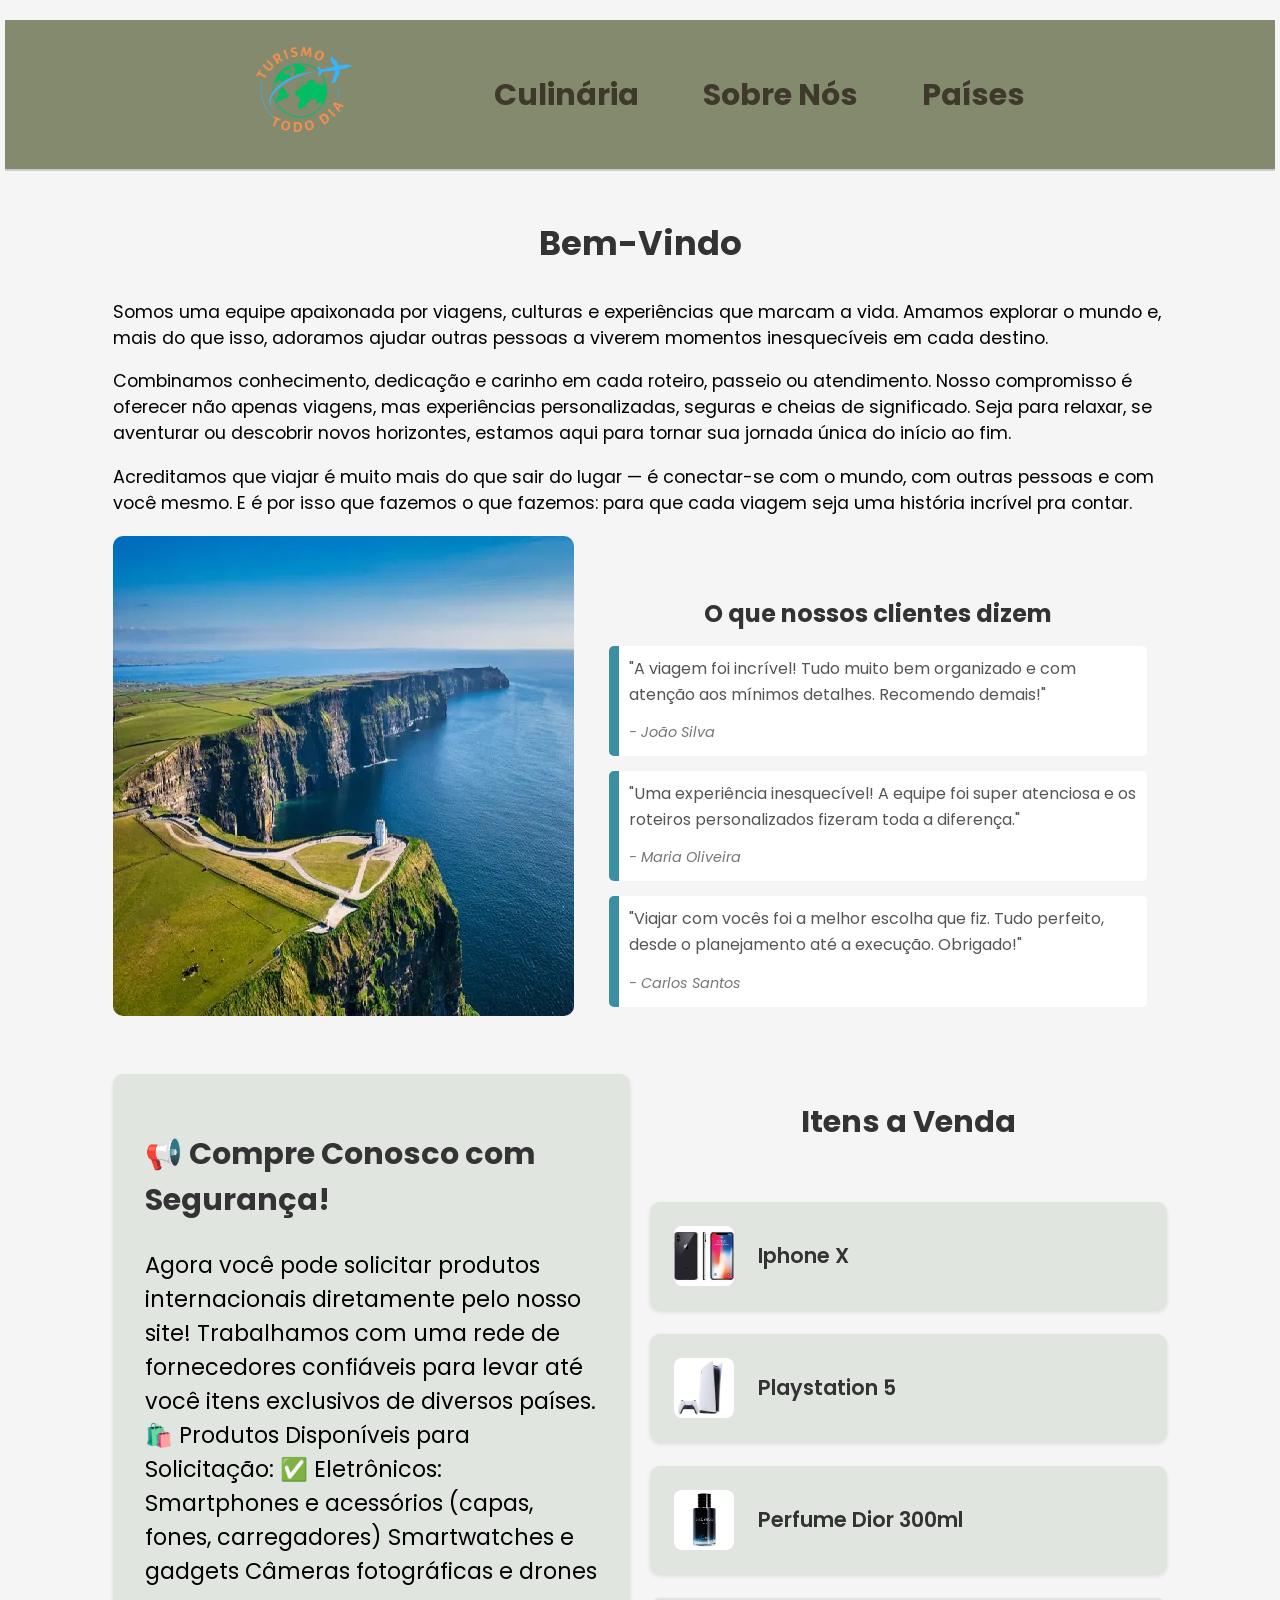
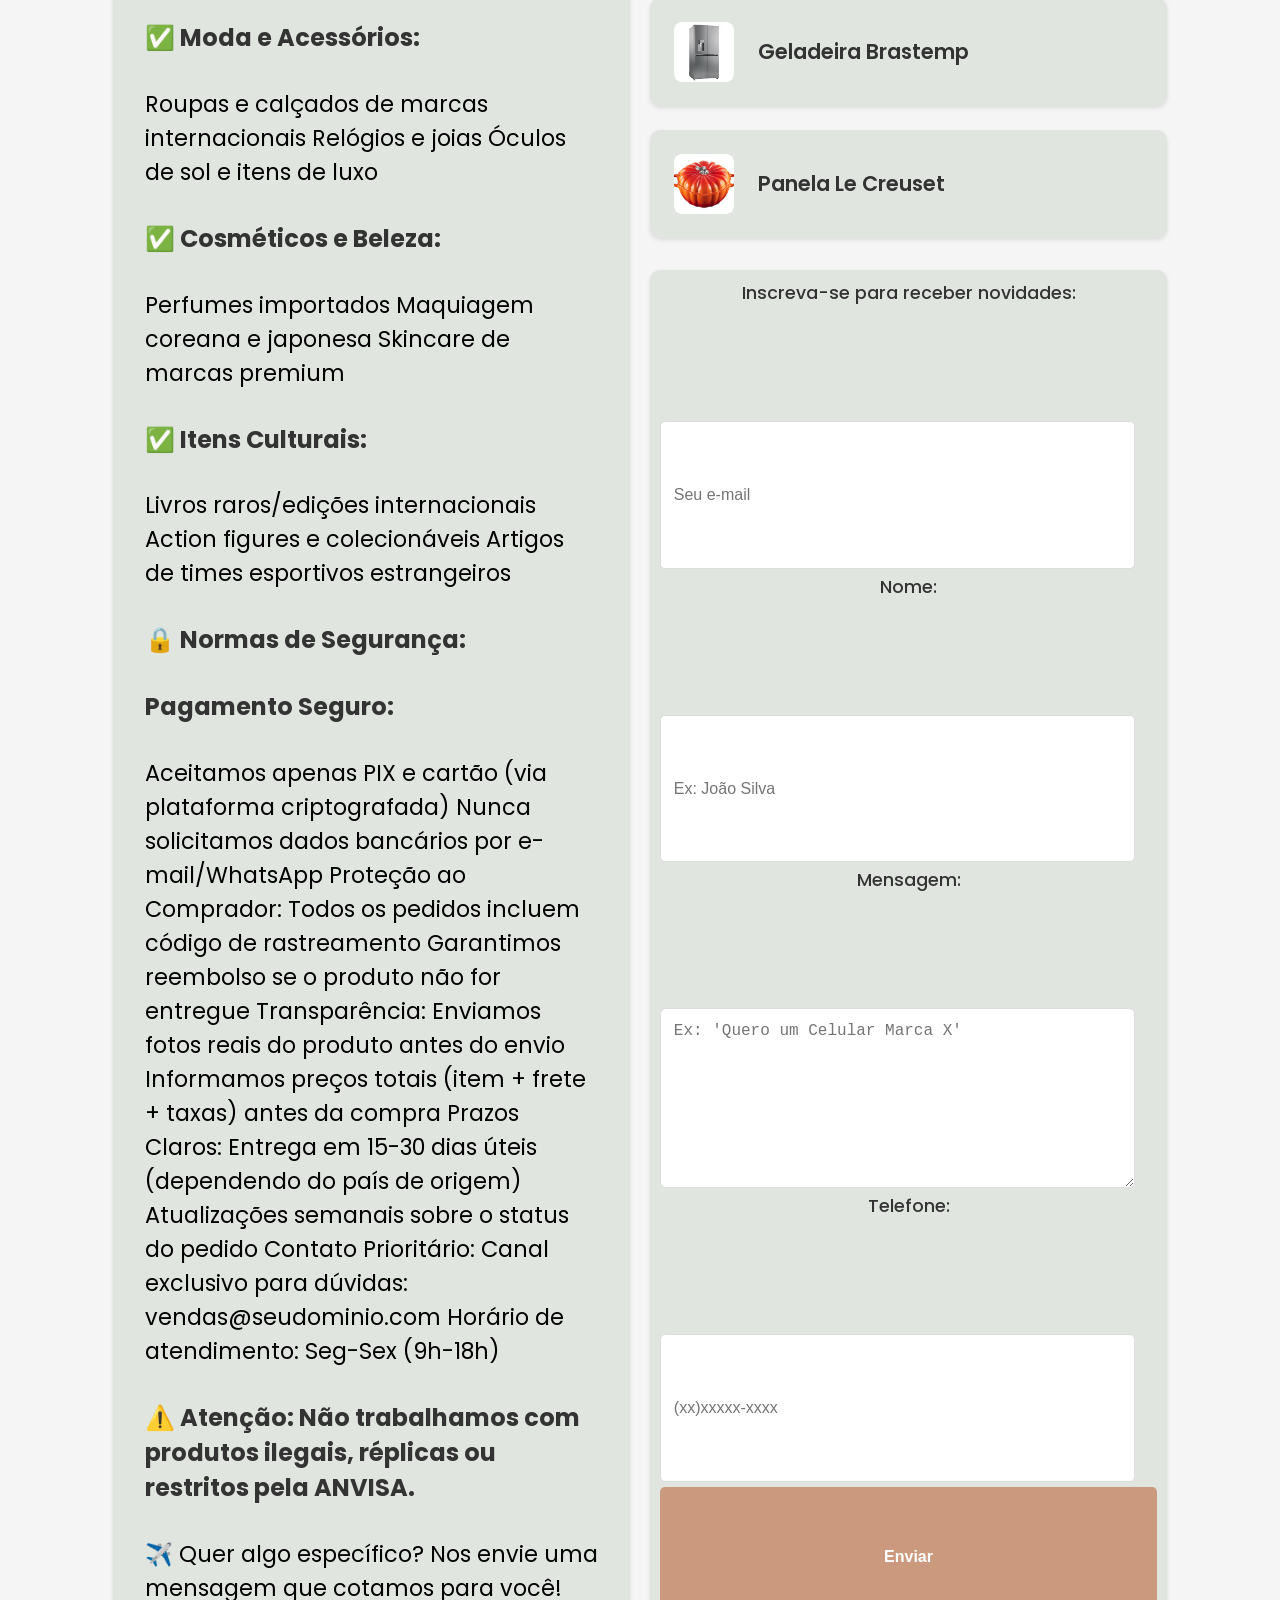
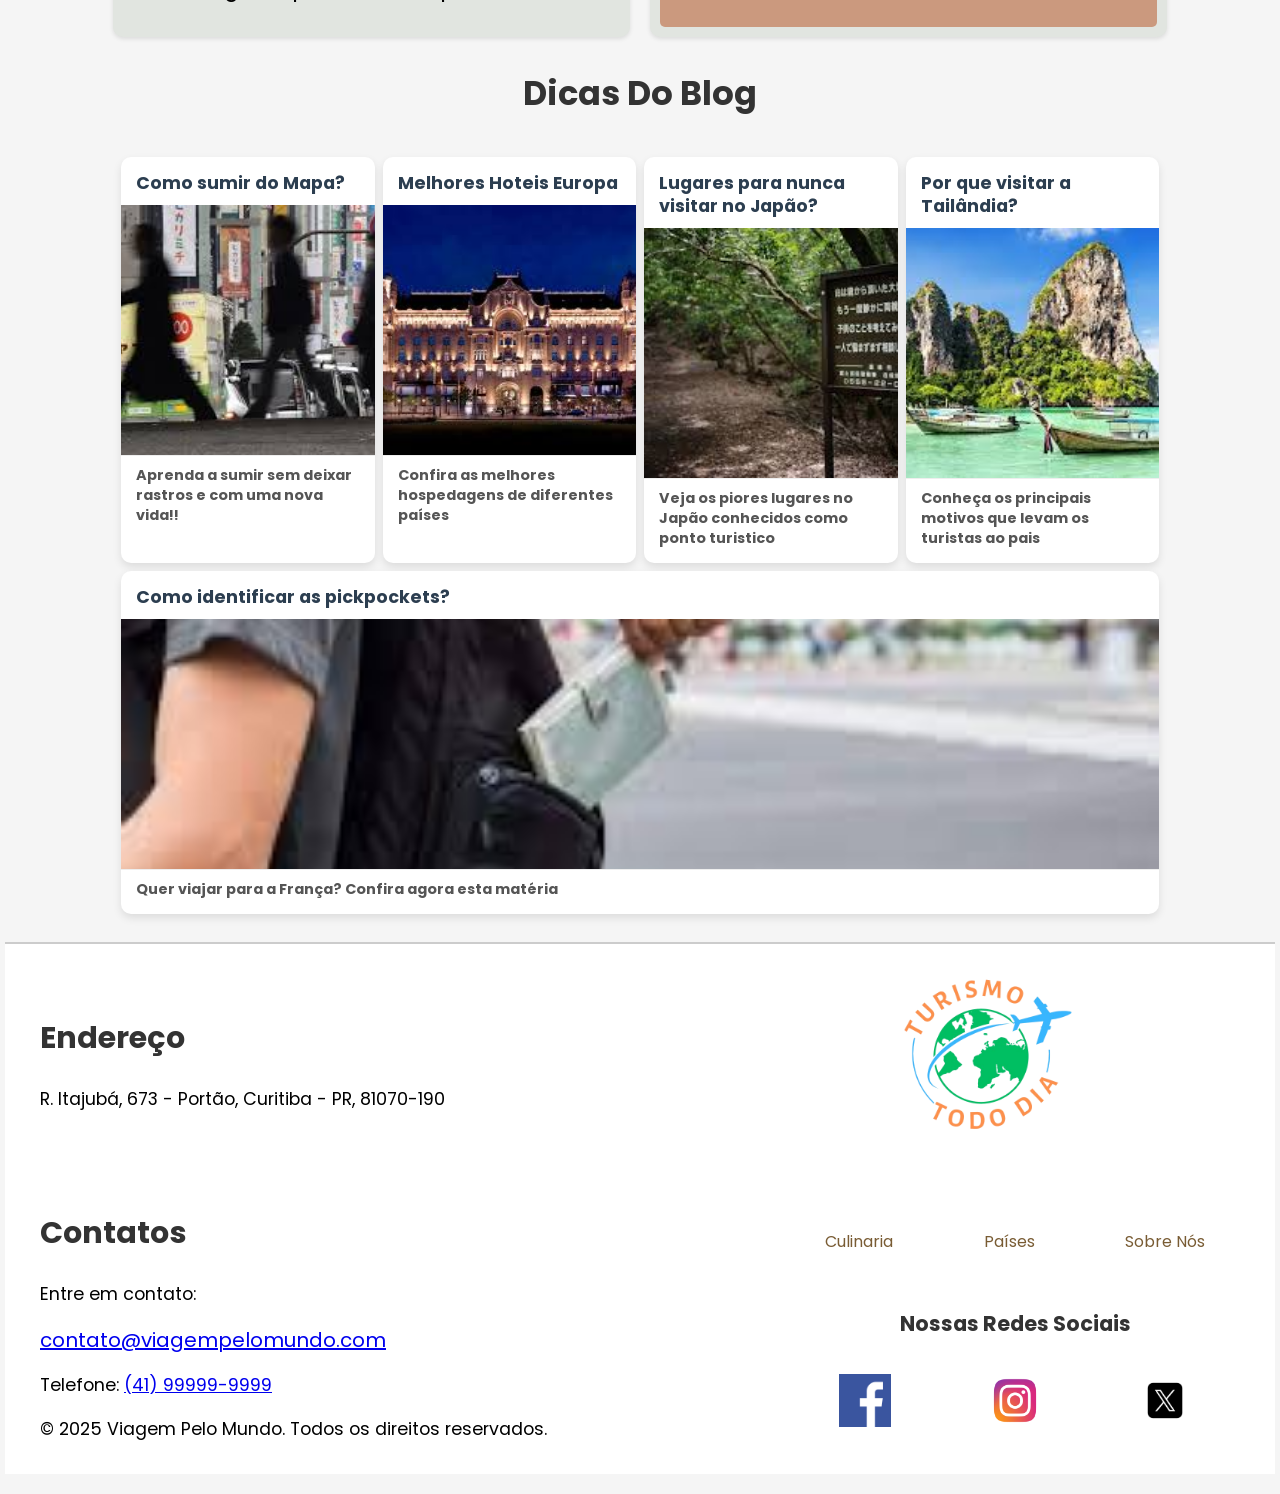
<file: TravelBlog/index.html>
<!DOCTYPE html>
<html lang="pt-BR">
  
<head> 
  <meta charset = "UTF-8">
  <link rel="stylesheet" href="style.css">
  <title> Página Principal </title>
  <link rel="icon" type="icon-title" href="Resources/logo.png">
  <script src="script.js"></script>
</head>

<body>
  <header>
    <div class="header-container"> 
      <div class="logo">
        <a href="index.html"><img src="Resources/logo.png" alt="Avião circulando o mundo com a frase: Turismo todo dia"></a>
      </div>

      <nav class="menu">
        <div class="otherpages"><a href="comida.html"><h2>Culinária</h2></a></div>
        <div class="otherpages"><a href="aboutus.html"><h2>Sobre Nós</h2></a></div>
        <div class="otherpages"><a href="paises.html"><h2>Países</h2></a></div>
      </nav>
    </div>
  </header>

  <main>
    <section class="descricao-page">
      <h1>Bem-Vindo</h1>
      <p>
        Somos uma equipe apaixonada por viagens, culturas e experiências que marcam a vida. Amamos explorar o mundo e, mais do que isso, adoramos ajudar outras pessoas a viverem momentos inesquecíveis em cada destino.
      </p>
      <p>
        Combinamos conhecimento, dedicação e carinho em cada roteiro, passeio ou atendimento. Nosso compromisso é oferecer não apenas viagens, mas experiências personalizadas, seguras e cheias de significado. Seja para relaxar, se aventurar ou descobrir novos horizontes, estamos aqui para tornar sua jornada única do início ao fim.
      </p>
      <p>
        Acreditamos que viajar é muito mais do que sair do lugar — é conectar-se com o mundo, com outras pessoas e com você mesmo. E é por isso que fazemos o que fazemos: para que cada viagem seja uma história incrível pra contar.
      </p>
    </section>

    <section class="carrossel-container">
      <div class="linha">
        <div class="carrossel">

          <img src="Resources/irlanda_img1.webp" alt="Imagem de um penhasco na Irlanda, com o mar ao fundo">
          <img src="Resources/irlanda_img2.jpg" alt="Imagem de um castelo na Irlanda, cercado por natureza verdejante">
          <img src="Resources/irlanda_img3.webp" alt="Imagem de uma cidade irlandesa, com casas coloridas e ruas charmosas">
        </div>
    

      <section class="comentarios-clientes">
        <h2>O que nossos clientes dizem</h2>
        <div class="comentario">
          <p>"A viagem foi incrível! Tudo muito bem organizado e com atenção aos mínimos detalhes. Recomendo demais!"</p>
          <span>- João Silva</span>
        </div>
        <div class="comentario">
          <p>"Uma experiência inesquecível! A equipe foi super atenciosa e os roteiros personalizados fizeram toda a diferença."</p>
          <span>- Maria Oliveira</span>
        </div>
        <div class="comentario">
          <p>"Viajar com vocês foi a melhor escolha que fiz. Tudo perfeito, desde o planejamento até a execução. Obrigado!"</p>
          <span>- Carlos Santos</span>
        </div>
      </section>
      </div>
    </section>

  
       

    

    <div class="itens-venda-wrapper">
      <section class="alfandega-info">
        <p><h2>📢 Compre Conosco com Segurança!</h2>

          Agora você pode solicitar produtos internacionais diretamente pelo nosso site! Trabalhamos com uma rede de fornecedores confiáveis para levar até você itens exclusivos de diversos países.
          
          🛍️ Produtos Disponíveis para Solicitação:
          ✅ Eletrônicos:
          
          Smartphones e acessórios (capas, fones, carregadores)
          
          Smartwatches e gadgets
          
          Câmeras fotográficas e drones
          
          <h4>✅ Moda e Acessórios:</h4>
          
          Roupas e calçados de marcas internacionais
          
          Relógios e joias
          
          Óculos de sol e itens de luxo
          
          <h4>✅ Cosméticos e Beleza:</h4>
          
          Perfumes importados
          
          Maquiagem coreana e japonesa
          
          Skincare de marcas premium
          
          <h4>✅ Itens Culturais:</h4>
          
          Livros raros/edições internacionais
          
          Action figures e colecionáveis
          
          Artigos de times esportivos estrangeiros
          
          <h4> 🔒 Normas de Segurança:</h4>
          <h4>Pagamento Seguro:</h4>
          
          Aceitamos apenas PIX e cartão (via plataforma criptografada)
          
          Nunca solicitamos dados bancários por e-mail/WhatsApp
          
          Proteção ao Comprador:
          
          Todos os pedidos incluem código de rastreamento
          
          Garantimos reembolso se o produto não for entregue
          
          Transparência:
          
          Enviamos fotos reais do produto antes do envio
          
          Informamos preços totais (item + frete + taxas) antes da compra
          
          Prazos Claros:
          
          Entrega em 15-30 dias úteis (dependendo do país de origem)
          
          Atualizações semanais sobre o status do pedido
          
          Contato Prioritário:
          
          Canal exclusivo para dúvidas: vendas@seudominio.com
          
          Horário de atendimento: Seg-Sex (9h-18h)
          
          <h4> ⚠️ Atenção: Não trabalhamos com produtos ilegais, réplicas ou restritos pela ANVISA.</h4>
          
          ✈️ Quer algo específico? Nos envie uma mensagem que cotamos para você!</p>
      </section>

      <aside class="itens-venda-container">
        <h2>Itens a Venda</h2>

        <ul class="itens-venda">
          <li><a><img src="Resources/iphone-x.jpg" alt="Imagem de um Iphone X"> <h1>Iphone X</h1></a></li>
          <li><a><img src="Resources/ps5.jpg" alt="Imagem de um PS5"><h1>Playstation 5</h1></a></li>
          <li><a><img src="Resources/dior.jpg" alt="Imagem de um perfume da Dior"><h1>Perfume Dior 300ml</h1></a></li>
          <li><a><img src="Resources/geladeira.jpg" alt="Imagem de uma geladeira"><h1>Geladeira Brastemp</h1></a></li>
          <li><a><img src="Resources/panela.jpg" alt="Imagem de uma panela"><h1>Panela Le Creuset</h1></a></li>
        </ul>

        <form action="" class="vendas-form">
          <label for="email">Inscreva-se para receber novidades:</label>
          <input type="email" id="email" name="email" placeholder="Seu e-mail">
          <label for="nome">Nome:</label>
          <input type="text" id="nome" name="nome" placeholder="Ex: João Silva">
          <label for="mensagem">Mensagem:</label>
          <textarea id="mensagem" name="mensagem" placeholder="Ex: 'Quero um Celular Marca X' "></textarea>
          <label for="telefone">Telefone:</label>
          <input type="tel" id="telefone" name="telefone" placeholder="(xx)xxxxx-xxxx">
          <button type="submit">Enviar</button>
        </form>
      </aside>
    </div>

    <h1 >Dicas Do Blog</h1>
    <div class="news-card-mainpage">
      <div class="news-card">
          <a href="dica.html">
              <h4>Como sumir do Mapa?</h4>
              <img src="Resources/desaparecer.jpg" alt="A sombra de inúmeras pessoas atravessando uma rua">
              <p>Aprenda a sumir sem deixar rastros e com uma nova vida!!</p>
              </a>
      </div>
      <div class="news-card">
          <a href="dica.html">
              <h4>Melhores Hoteis Europa</h4>
              <img src="Resources/hoteleuropa.jpg" alt="Imagem fotografasa noturnamente do Hotel Europa, sendo este iluminado por seus refletores">
              <p>Confira as melhores hospedagens de diferentes países</p>
              </a>
      </div>
      <div class="news-card">
          <a href="dica.html">
              <h4>Lugares para nunca visitar no Japão?</h4>
              <img src="Resources/japaofloresta.jpg" alt="Imagem de uma floresta no Japão, com árvores e vegetação densa">
              <p>Veja os piores lugares no Japão conhecidos como ponto turistico</p>
              </a>
      </div>
      <div class="news-card">
        <a href="dica.html">
            <h4>Por que visitar a Tailândia?</h4>
            <img src="Resources/tailandiapaisagem.jpg" alt="Imagem de uma paisagem tailandesa, com montanhas e vegetação exuberante">
            <p>Conheça os principais motivos que levam os turistas ao pais</p>
            </a>
      </div>
      <div class="news-card">
        <a href="dica.html">
            <h4>Como identificar as pickpockets?</h4>
            <img src="Resources/pickpocket.jpg" alt="Imagem de uma pessoa tentando roubar outra em um local público">
            <p>Quer viajar para a França? Confira agora esta matéria</p>
            </a>
      </div>
      

    
    </div>
    
  </main>

  <footer> 
    <div class="footer-container">
    
      <div class="footer-info">
        <h2>Endereço</h2>
          <p> R. Itajubá, 673 - Portão, Curitiba - PR, 81070-190</p>
        </div>

      <div class="logo-site">
        <img src="Resources/logo.png" alt="Avião circulando o mundo com a frase: Turismo todo dia">
      </div>
      <div class="footer-info">
        <h2>Contatos</h2>
        <p>Entre em contato:</p> <a href="mailto:contato@viagempelomundo.com">contato@viagempelomundo.com</a></p>
        <p>Telefone: <a href="tel:+5541999999999">(41) 99999-9999</a></p>
        <p>&copy; 2025 Viagem Pelo Mundo. Todos os direitos reservados.</p>
      </div>

      

      <div class="links-social-container">
        <div class="footer-links">
          <nav>
            <a href="comida.html">Culinaria</a>
            <a href="paises.html">Países</a>
            <a href="aboutus.html">Sobre Nós</a>
          </nav>
        </div>
        <h5>Nossas Redes Sociais</h5>
        <div class="footer-social">
          <div class="logo">
            <a href="https://www.facebook.com" target="_blank">
              <img src="Resources/facebook-icon.png" alt="Logo do Facebook sendo este um Facebook com fundo azul e letras brancas">
            </a>
          </div>
          <div class="logo">
            <a href="https://www.instagram.com" target="_blank">
              <img src="Resources/instagram-icon.png" alt="Logo do Instagram sendo este uma câmera com fundo rosa e letras brancas">
            </a>
          </div>
          <div class="logo">
            <a href="https://www.twitter.com" target="_blank">
              <img src="Resources/twitter-icon.png" alt="Logo do Twitter sendo este um passarinho com fundo azul e letras brancas">
            </a>
          </div> 
        </div>
      </div>
    </div>
  </footer>
</body>

</html>
</file>
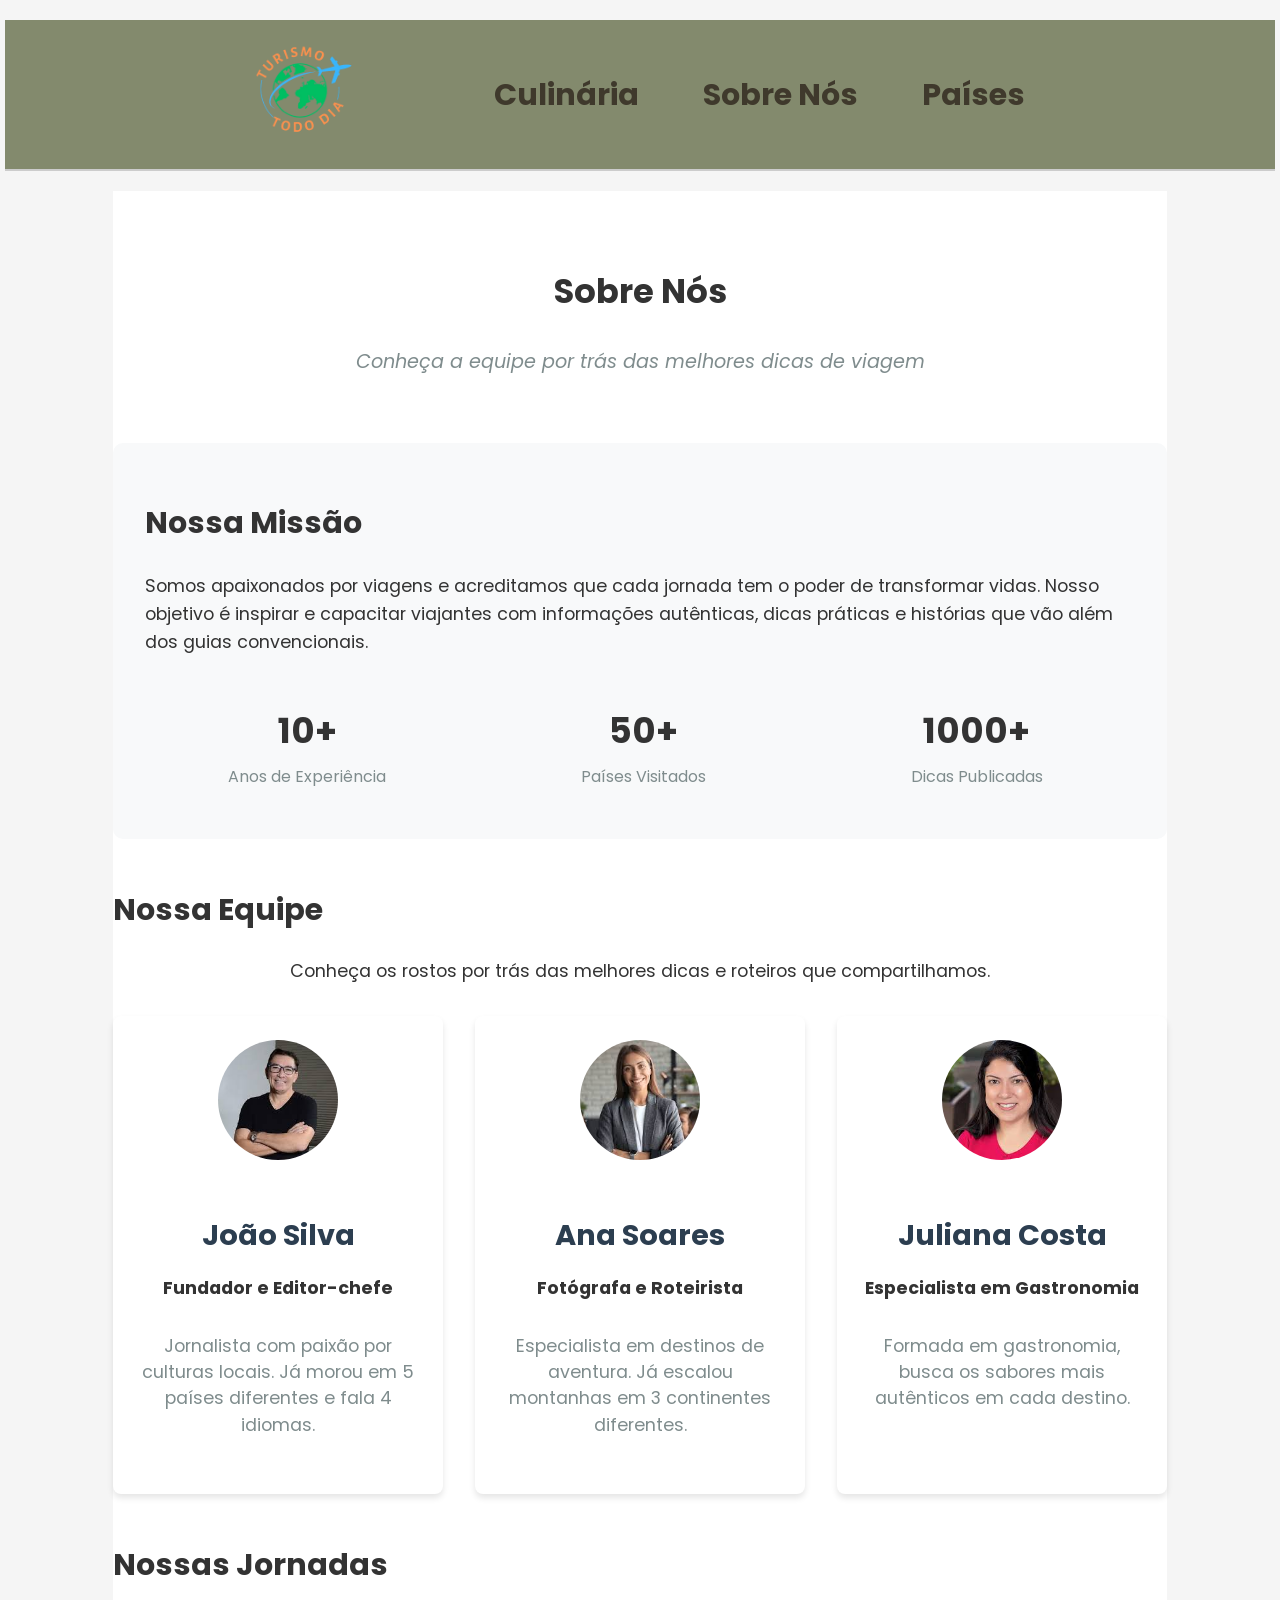
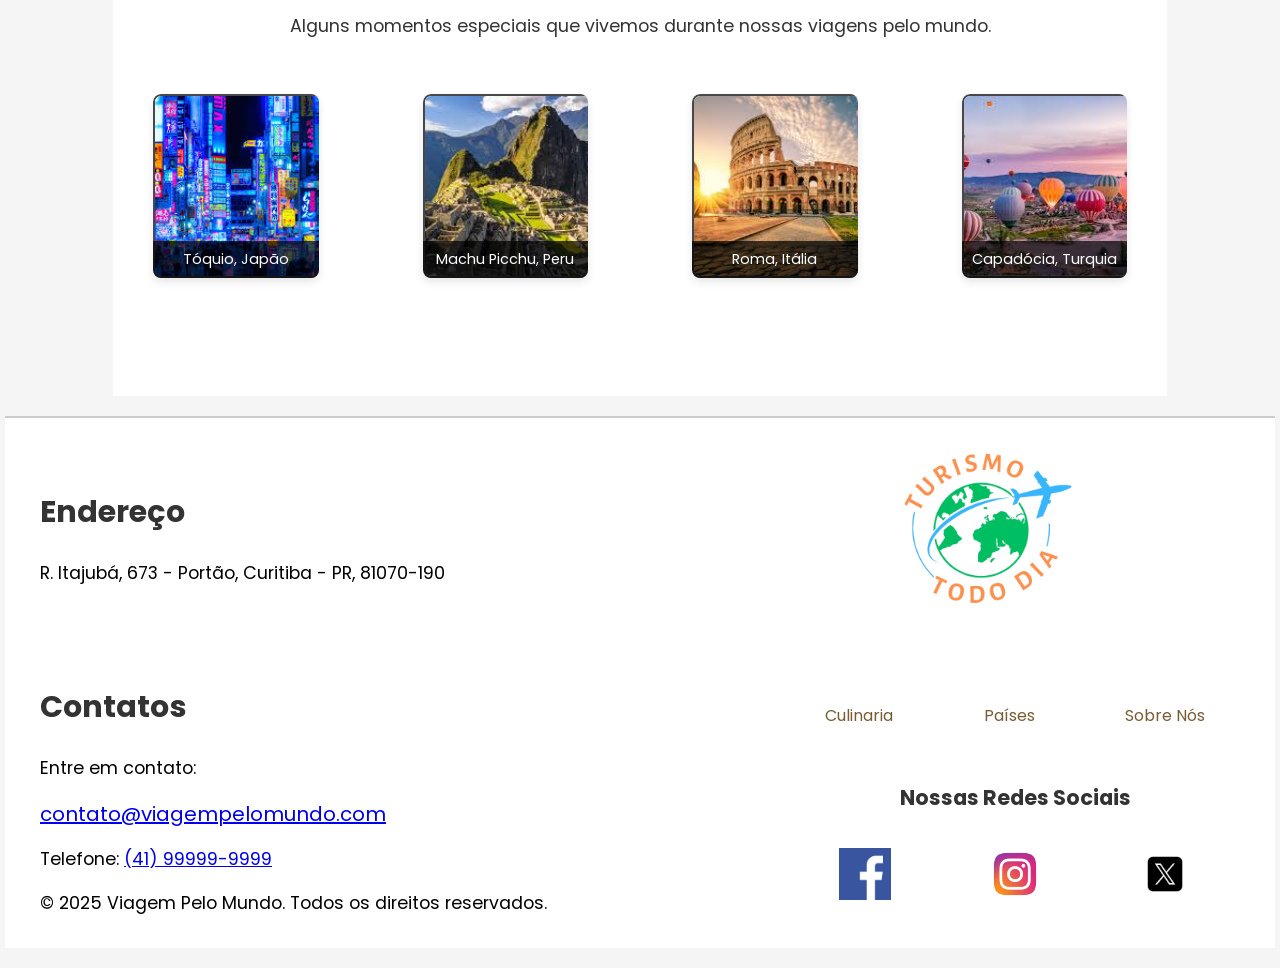
<file: TravelBlog/aboutus.html>
<!DOCTYPE html>
<html lang="pt-BR">
  
<head> 
  <meta charset="UTF-8">
  <meta name="viewport" content="width=device-width, initial-scale=1.0">
  <meta name="description" content="Conheça nossa equipe de especialistas em viagens e nossa missão de transformar suas experiências de viagem">
  <link rel="stylesheet" href="style.css">
  <title>Sobre Nós - Viagem Pelo Mundo</title>
  <link rel="icon" href="Resources/logo.png">
  <script src="script.js" defer></script>
</head>

<body>
  <header>
    <div class="header-container"> 
      <div class="logo">
        <a href="index.html"><img src="Resources/logo.png" alt="Avião circulando o mundo com a frase: Turismo todo dia"></a>
      </div>

      <nav class="menu">
        <div class="otherpages"><a href="comida.html"><h2>Culinária</h2></a></div>
        <div class="otherpages"><a href="aboutus.html"><h2>Sobre Nós</h2></a></div>
        <div class="otherpages"><a href="paises.html"><h2>Países</h2></a></div>
      </nav>
    </div>
  </header>

  <main>
    <section class="about-section" aria-labelledby="sobre-nos-title">
        <div class="about-header">
            <h1 id="sobre-nos-title">Sobre Nós</h1>
            <p class="subtitle">Conheça a equipe por trás das melhores dicas de viagem</p>
        </div>
    
        <div class="about-content">
            <article class="about-mission" aria-labelledby="missao-title">
                <h2 id="missao-title">Nossa Missão</h2>
                <p>Somos apaixonados por viagens e acreditamos que cada jornada tem o poder de transformar vidas. Nosso objetivo é inspirar e capacitar viajantes com informações autênticas, dicas práticas e histórias que vão além dos guias convencionais.</p>
                
                <div class="mission-stats">
                    <div class="stat-item">
                        <span class="stat-number">10+</span>
                        <span class="stat-label">Anos de Experiência</span>
                    </div>
                    <div class="stat-item">
                        <span class="stat-number">50+</span>
                        <span class="stat-label">Países Visitados</span>
                    </div>
                    <div class="stat-item">
                        <span class="stat-number">1000+</span>
                        <span class="stat-label">Dicas Publicadas</span>
                    </div>
                </div>
            </article>
    
            <section class="team-section" aria-labelledby="equipe-title">
                <h2 id="equipe-title">Nossa Equipe</h2>
                <p>Conheça os rostos por trás das melhores dicas e roteiros que compartilhamos.</p>
                
                <div class="team-grid">
                    <article class="team-member">
                        <img src="Resources/joaofoto.jpg" alt="João Silva, homem de óculos de braços cruzados sorrindo para a câmera" class="member-photo">
                        <h3>João Silva</h3>
                        <p class="member-role">Fundador e Editor-chefe</p>
                        <p class="member-bio">Jornalista com paixão por culturas locais. Já morou em 5 países diferentes e fala 4 idiomas.</p>
                    </article>
                    
                    <article class="team-member">
                        <img src="Resources/anasilva.jpg" alt="Ana Soares, mulher de casaco cinza sorrindo com pessoas ao fundo conversando" class="member-photo">
                        <h3>Ana Soares</h3>
                        <p class="member-role">Fotógrafa e Roteirista</p>
                        <p class="member-bio">Especialista em destinos de aventura. Já escalou montanhas em 3 continentes diferentes.</p>
                    </article>
                    
                    <article class="team-member">
                        <img src="Resources/juliana.jpg" alt="Juliana Costa, mulher com uma camiseta rosa sorrindo" class="member-photo">
                        <h3>Juliana Costa</h3>
                        <p class="member-role">Especialista em Gastronomia</p>
                        <p class="member-bio">Formada em gastronomia, busca os sabores mais autênticos em cada destino.</p>
                    </article>
                </div>
            </section>
    
            <section class="travel-gallery" aria-labelledby="jornadas-title">
                <h2 id="jornadas-title">Nossas Jornadas</h2>
                <p>Alguns momentos especiais que vivemos durante nossas viagens pelo mundo.</p>
                
                <div class="gallery-grid">
                    <figure class="gallery-item">
                        <img src="Resources/toquio.jpg" alt="Cidade de Tóquio, Japão com prédios altos e luzes neon">
                        <figcaption class="gallery-caption">Tóquio, Japão</figcaption>
                    </figure>
                    <figure class="gallery-item">
                        <img src="Resources/peru.jpg" alt="Machu Picchu, Peru com montanhas e ruínas antigas">
                        <figcaption class="gallery-caption">Machu Picchu, Peru</figcaption>
                    </figure>
                    <figure class="gallery-item">
                        <img src="Resources/roma.jpg" alt="Coliseu em Roma, Itália com céu azul ao fundo">
                        <figcaption class="gallery-caption">Roma, Itália</figcaption>
                    </figure>
                    <figure class="gallery-item">
                        <img src="Resources/turquia.jpg" alt="Capadócia, Turquia com balões de ar quente no céu">
                        <figcaption class="gallery-caption">Capadócia, Turquia</figcaption>
                    </figure>
                </div>
            </section>
        </div>
    </section>
  </main>

  <footer> 
    <div class="footer-container">
    
      <div class="footer-info">
        <h2>Endereço</h2>
          <p> R. Itajubá, 673 - Portão, Curitiba - PR, 81070-190</p>
        </div>

      <div class="logo-site">
       <img src="Resources/logo.png" alt="Avião circulando o mundo com a frase: Turismo todo dia">
      </div>
      <div class="footer-info">
      <h2>Contatos</h2>
        <p>Entre em contato:</p> <a href="mailto:contato@viagempelomundo.com">contato@viagempelomundo.com</a></p>
        <p>Telefone: <a href="tel:+5541999999999">(41) 99999-9999</a></p>
        <p>&copy; 2025 Viagem Pelo Mundo. Todos os direitos reservados.</p>
      </div>

      

      <div class="links-social-container">
        <div class="footer-links">
          <nav>
            <a href="comida.html">Culinaria</a>
            <a href="paises.html">Países</a>
            <a href="aboutus.html">Sobre Nós</a>
          </nav>
        </div>
        <h5>Nossas Redes Sociais</h5>
        <div class="footer-social">
          <div class="logo">
            <a href="https://www.facebook.com" target="_blank">
              <img src="Resources/facebook-icon.png" alt="Logo do Facebook sendo este um Facebook com fundo azul e letras brancas">
            </a>
          </div>
          <div class="logo">
            <a href="https://www.instagram.com" target="_blank">
              <img src="Resources/instagram-icon.png" alt="Logo do Instagram sendo este uma câmera com fundo rosa e letras brancas">
            </a>
          </div>
          <div class="logo">
            <a href="https://www.twitter.com" target="_blank">
              <img src="Resources/twitter-icon.png" alt="Logo do Twitter sendo este um passarinho com fundo azul e letras brancas">
            </a>
          </div>
          
        </div>
        
    </div>
  </div>
  </footer>
</body>
</html>
</file>
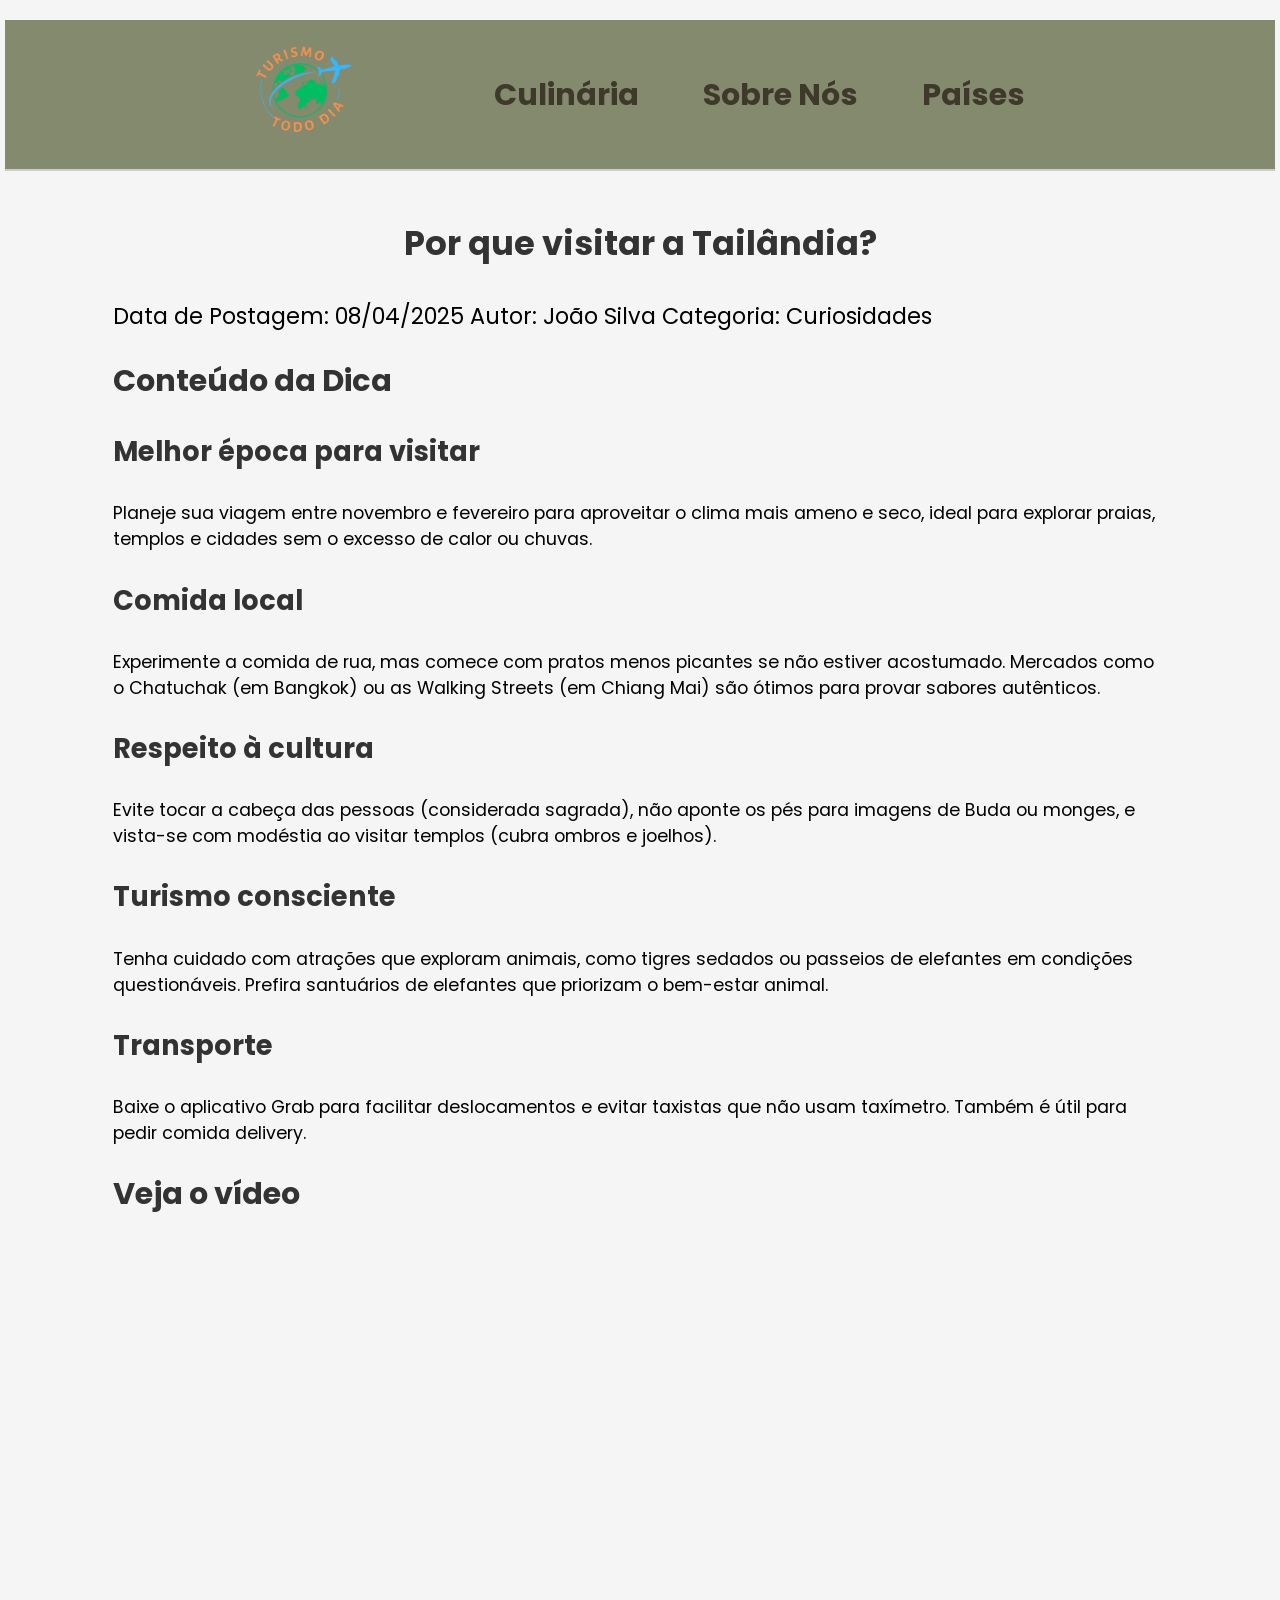
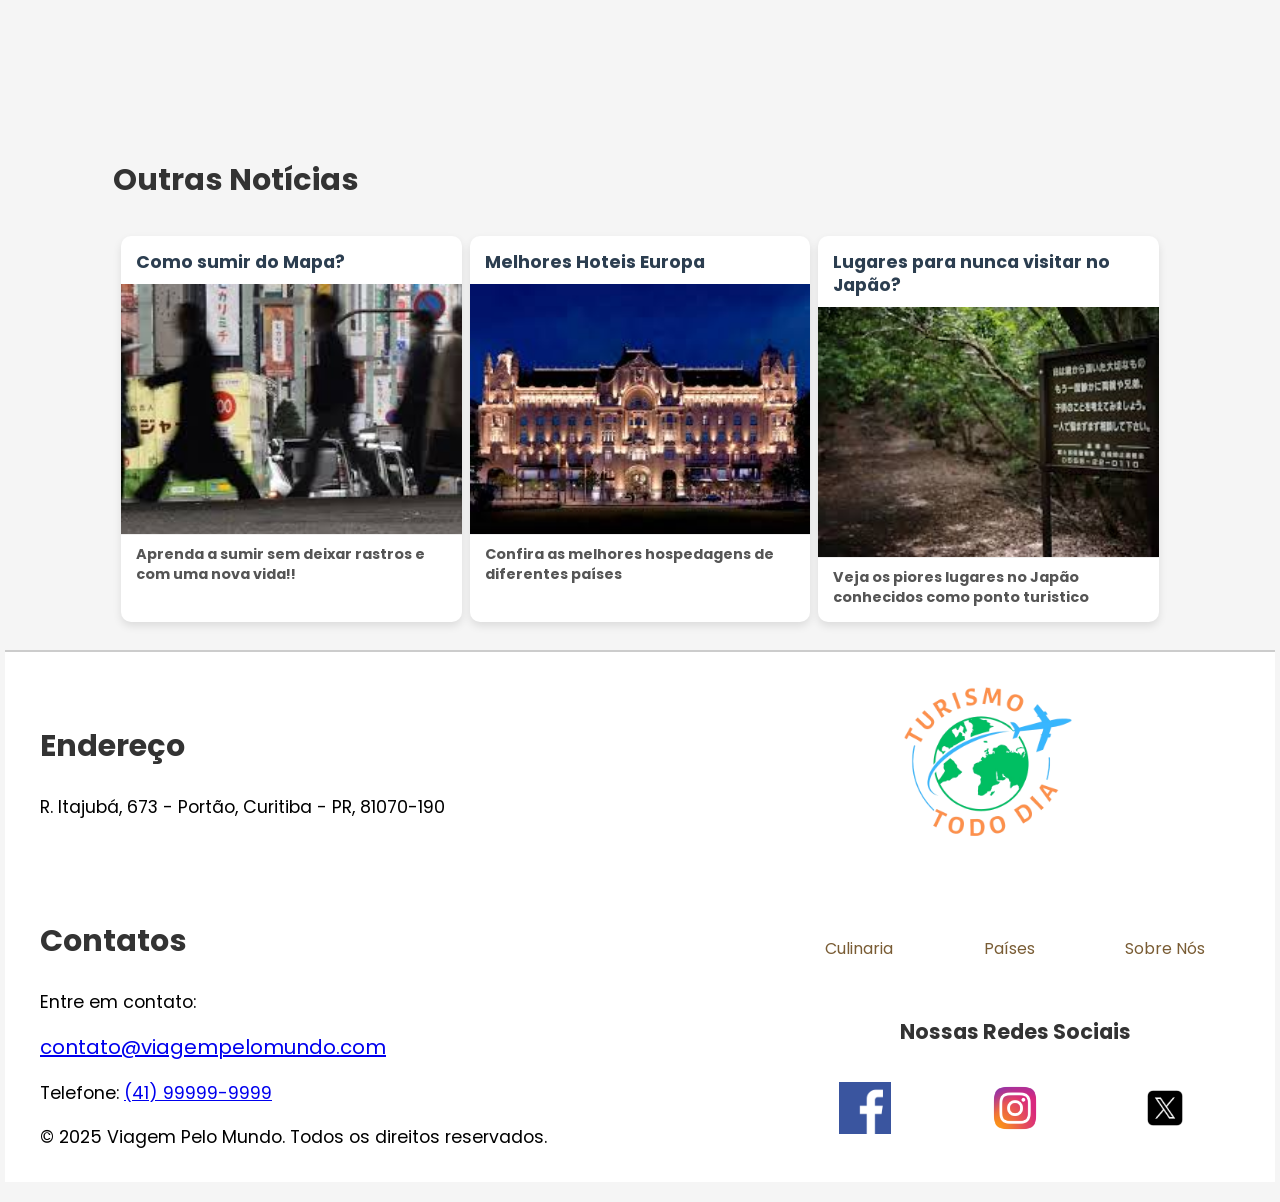
<file: TravelBlog/dica.html>
<!DOCTYPE html>
<html lang="pt-BR">

<head>
    <meta charset="UTF-8">
    <meta name="viewport" content="width=device-width, initial-scale=1.0">
    <meta name="description" content="Dicas essenciais para viajar para a Tailândia - quando ir, comida local, cultura, turismo consciente e transporte">
    <title>Dicas de Viagem - Tailândia | Viagem Pelo Mundo</title>
    <link rel="stylesheet" href="style.css">
    <link rel="icon" href="Resources/logo.png">
    <script src="script.js" defer></script>
</head>

<body>
  <header>
    <div class="header-container"> 
      <div class="logo">
        <a href="index.html"><img src="Resources/logo.png" alt="Avião circulando o mundo com a frase: Turismo todo dia"></a>
      </div>

      <nav class="menu">
        <div class="otherpages"><a href="comida.html"><h2>Culinária</h2></a></div>
        <div class="otherpages"><a href="aboutus.html"><h2>Sobre Nós</h2></a></div>
        <div class="otherpages"><a href="paises.html"><h2>Países</h2></a></div>
      </nav>
    </div>
  </header>

    <main >

        <article class="news-container" aria-labelledby="dica-principal">
                <h1 id="dica-principal">Por que visitar a Tailândia?</h1>
                <div class="post-meta">
                    <span class="post-date">Data de Postagem: 08/04/2025</span>
                    <span class="post-author">Autor: João Silva</span>
                    <span class="post-category">Categoria: Curiosidades</span>
                </div>
            
            <section class="news-content" aria-labelledby="conteudo-dica">
                <h2 id="conteudo-dica">Conteúdo da Dica</h2>
                
                <section>
                    <h3>Melhor época para visitar</h3>
                    <p>Planeje sua viagem entre novembro e fevereiro para aproveitar o clima mais ameno e seco, ideal para explorar praias, templos e cidades sem o excesso de calor ou chuvas.</p>
                </section>
                
                <section>
                    <h3>Comida local</h3>
                    <p>Experimente a comida de rua, mas comece com pratos menos picantes se não estiver acostumado. Mercados como o Chatuchak (em Bangkok) ou as Walking Streets (em Chiang Mai) são ótimos para provar sabores autênticos.</p>
                </section>
                
                <section>
                    <h3>Respeito à cultura</h3>
                    <p>Evite tocar a cabeça das pessoas (considerada sagrada), não aponte os pés para imagens de Buda ou monges, e vista-se com modéstia ao visitar templos (cubra ombros e joelhos).</p>
                </section>
                
                <section>
                    <h3>Turismo consciente</h3>
                    <p>Tenha cuidado com atrações que exploram animais, como tigres sedados ou passeios de elefantes em condições questionáveis. Prefira santuários de elefantes que priorizam o bem-estar animal.</p>
                </section>
                
                <section>
                    <h3>Transporte</h3>
                    <p>Baixe o aplicativo Grab para facilitar deslocamentos e evitar taxistas que não usam taxímetro. Também é útil para pedir comida delivery.</p>
                </section>
            </section>
            
            <section class="video-container" aria-labelledby="video-dica">
                <h2 id="video-dica">Veja o vídeo</h2>
                <div class="video-wrapper">
                    <iframe src="https://www.youtube.com/embed/qBFnVkmo_s8" title="Vídeo sobre dicas de viagem para a Tailândia" allow="accelerometer; autoplay; clipboard-write; encrypted-media; gyroscope; picture-in-picture" allowfullscreen></iframe>
                </div>
            </section>
        </article>
        
        <section class="related-news" aria-labelledby="outras-noticias">
            <h2 id="outras-noticias">Outras Notícias</h2>
            <div class="news-card-mainpage">
              <div class="news-card">
                <a href="dica.html">
                    <h4>Como sumir do Mapa?</h4>
                    <img src="Resources/desaparecer.jpg" alt="A sombra de inúmeras pessoas atravessando uma rua">
                    <p>Aprenda a sumir sem deixar rastros e com uma nova vida!!</p>
                    </a>
            </div>
            <div class="news-card">
                <a href="dica.html">
                    <h4>Melhores Hoteis Europa</h4>
                    <img src="Resources/hoteleuropa.jpg" alt="Imagem fotografasa noturnamente do Hotel Europa, sendo este iluminado por seus refletores">
                    <p>Confira as melhores hospedagens de diferentes países</p>
                    </a>
            </div>
            <div class="news-card">
                <a href="dica.html">
                    <h4>Lugares para nunca visitar no Japão?</h4>
                    <img src="Resources/japaofloresta.jpg" alt="Imagem de uma floresta no Japão, com árvores e vegetação densa">
                    <p>Veja os piores lugares no Japão conhecidos como ponto turistico</p>
                    </a>
            </div>
                </article>
            </div>
        </section>
    </main>

    <footer> 
      <div class="footer-container">
      
        <div class="footer-info">
          <h2>Endereço</h2>
            <p> R. Itajubá, 673 - Portão, Curitiba - PR, 81070-190</p>
          </div>

        <div class="logo-site">
         <img src="Resources/logo.png" alt="Avião circulando o mundo com a frase: Turismo todo dia">
        </div>
        <div class="footer-info">
        <h2>Contatos</h2>
          <p>Entre em contato:</p> <a href="mailto:contato@viagempelomundo.com">contato@viagempelomundo.com</a></p>
          <p>Telefone: <a href="tel:+5541999999999">(41) 99999-9999</a></p>
          <p>&copy; 2025 Viagem Pelo Mundo. Todos os direitos reservados.</p>
        </div>

        

        <div class="links-social-container">
          <div class="footer-links">
            <nav>
              <a href="comida.html">Culinaria</a>
              <a href="paises.html">Países</a>
              <a href="aboutus.html">Sobre Nós</a>
            </nav>
          </div>
          <h5>Nossas Redes Sociais</h5>
          <div class="footer-social">
            <div class="logo">
              <a href="https://www.facebook.com" target="_blank">
                <img src="Resources/facebook-icon.png" alt="Logo do Facebook sendo este um Facebook com fundo azul e letras brancas">
              </a>
            </div>
            <div class="logo">
              <a href="https://www.instagram.com" target="_blank">
                <img src="Resources/instagram-icon.png" alt="Logo do Instagram sendo este uma câmera com fundo rosa e letras brancas">
              </a>
            </div>
            <div class="logo">
              <a href="https://www.twitter.com" target="_blank">
                <img src="Resources/twitter-icon.png" alt="Logo do Twitter sendo este um passarinho com fundo azul e letras brancas">
              </a>
            </div>
            
          </div>
          
      </div>
    </div>
    </footer> 
</body>
</html>
</file>
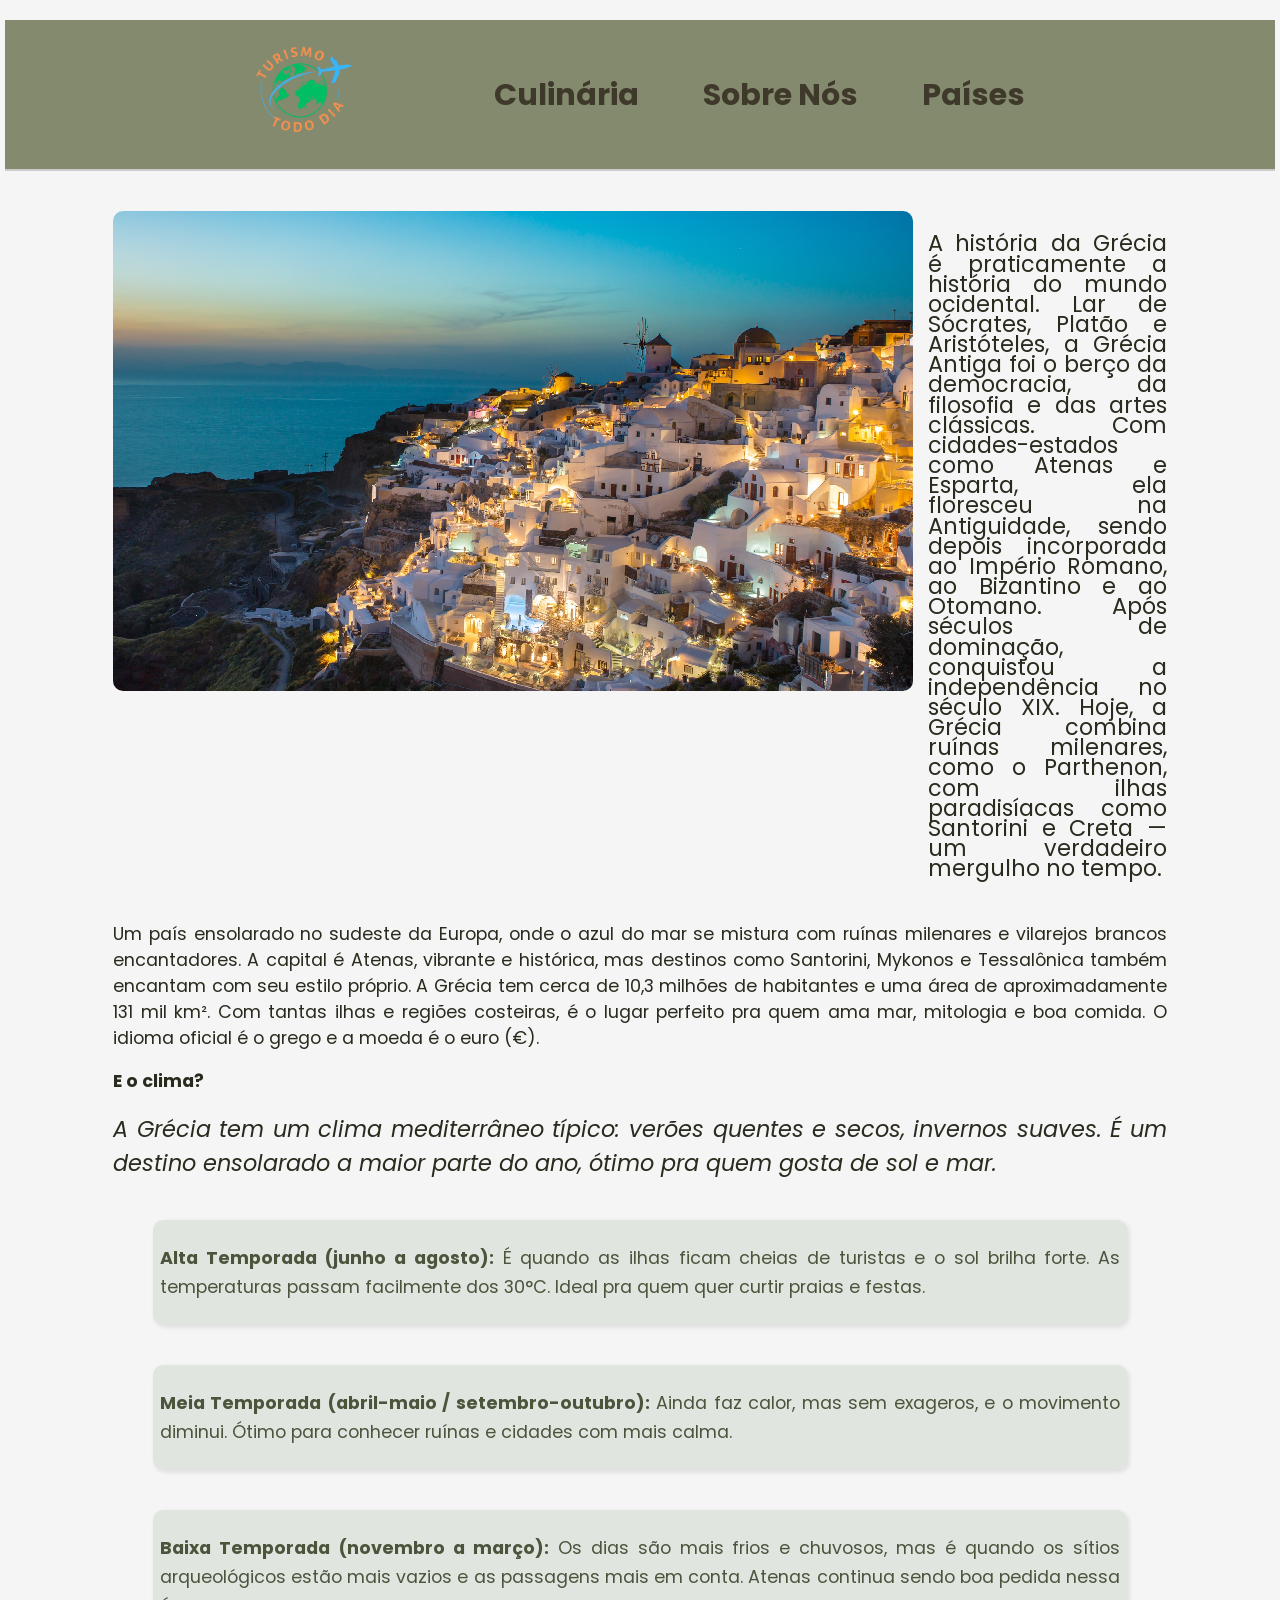
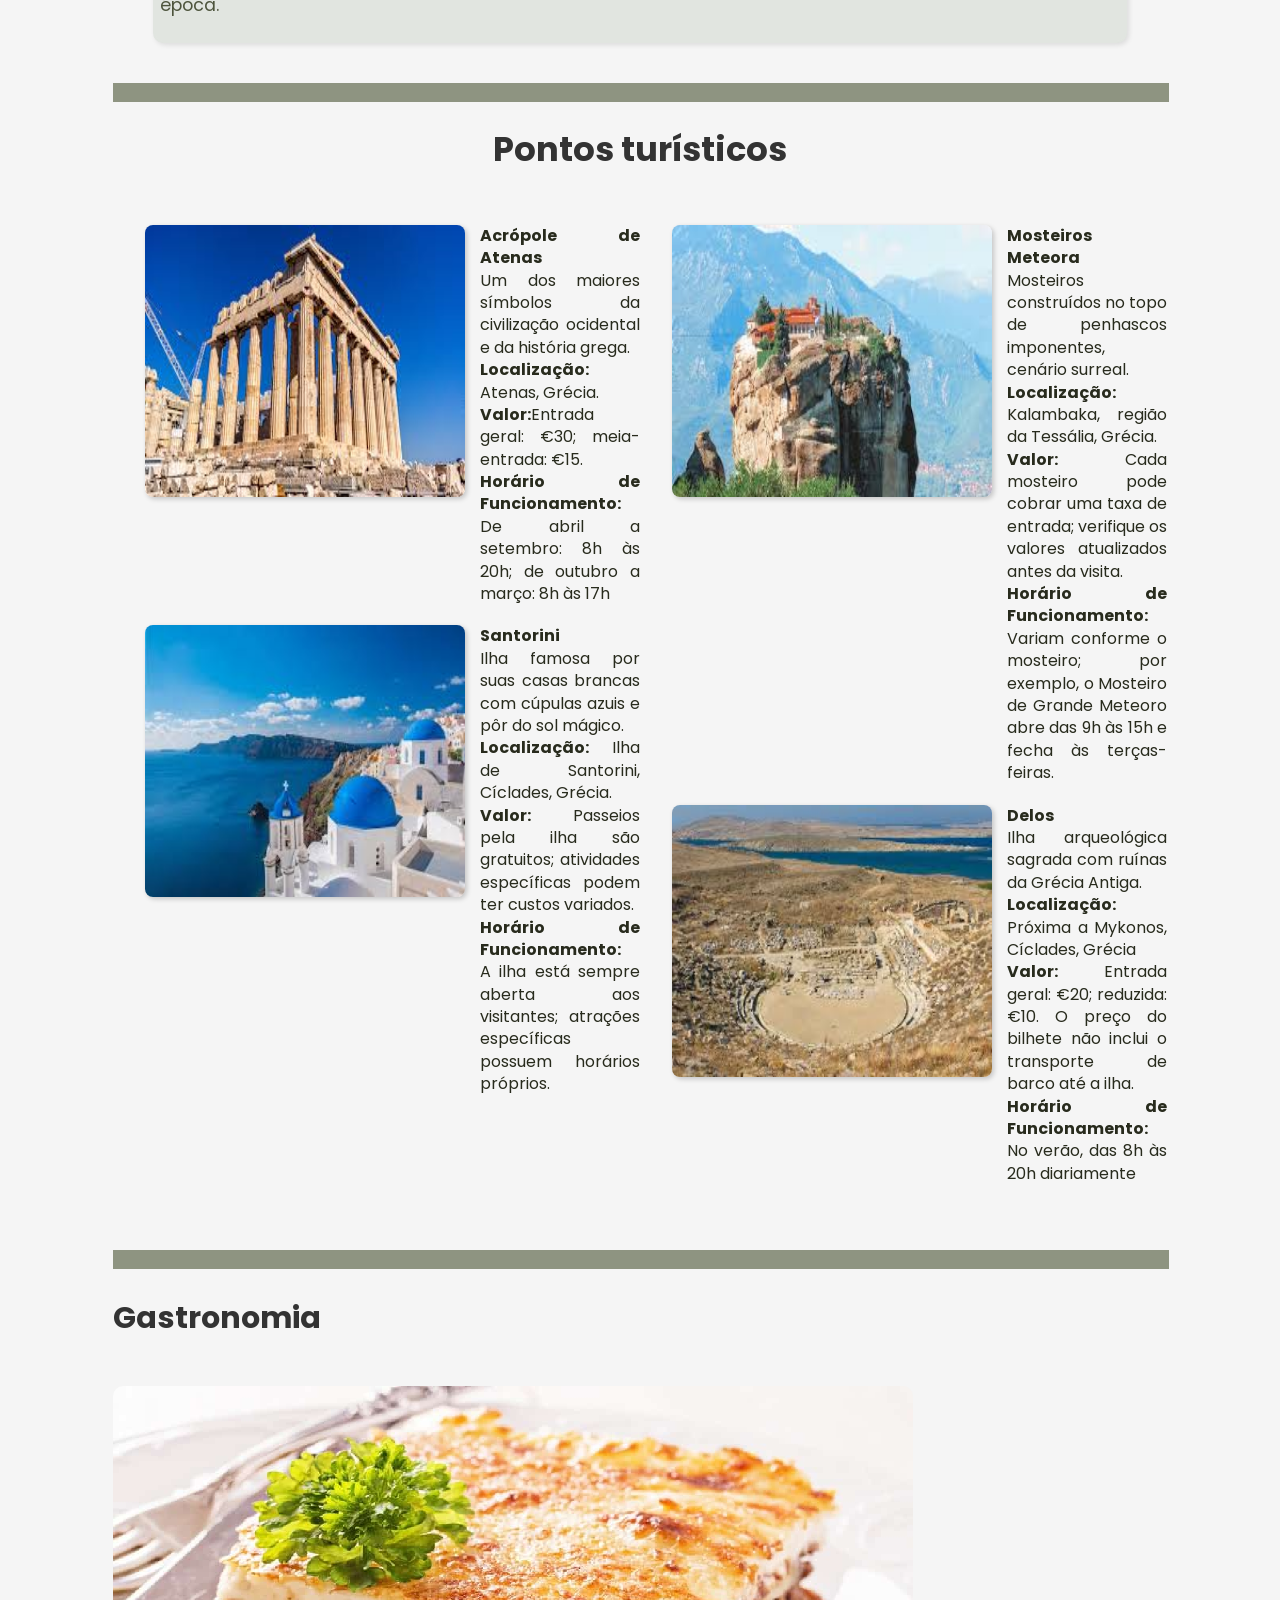
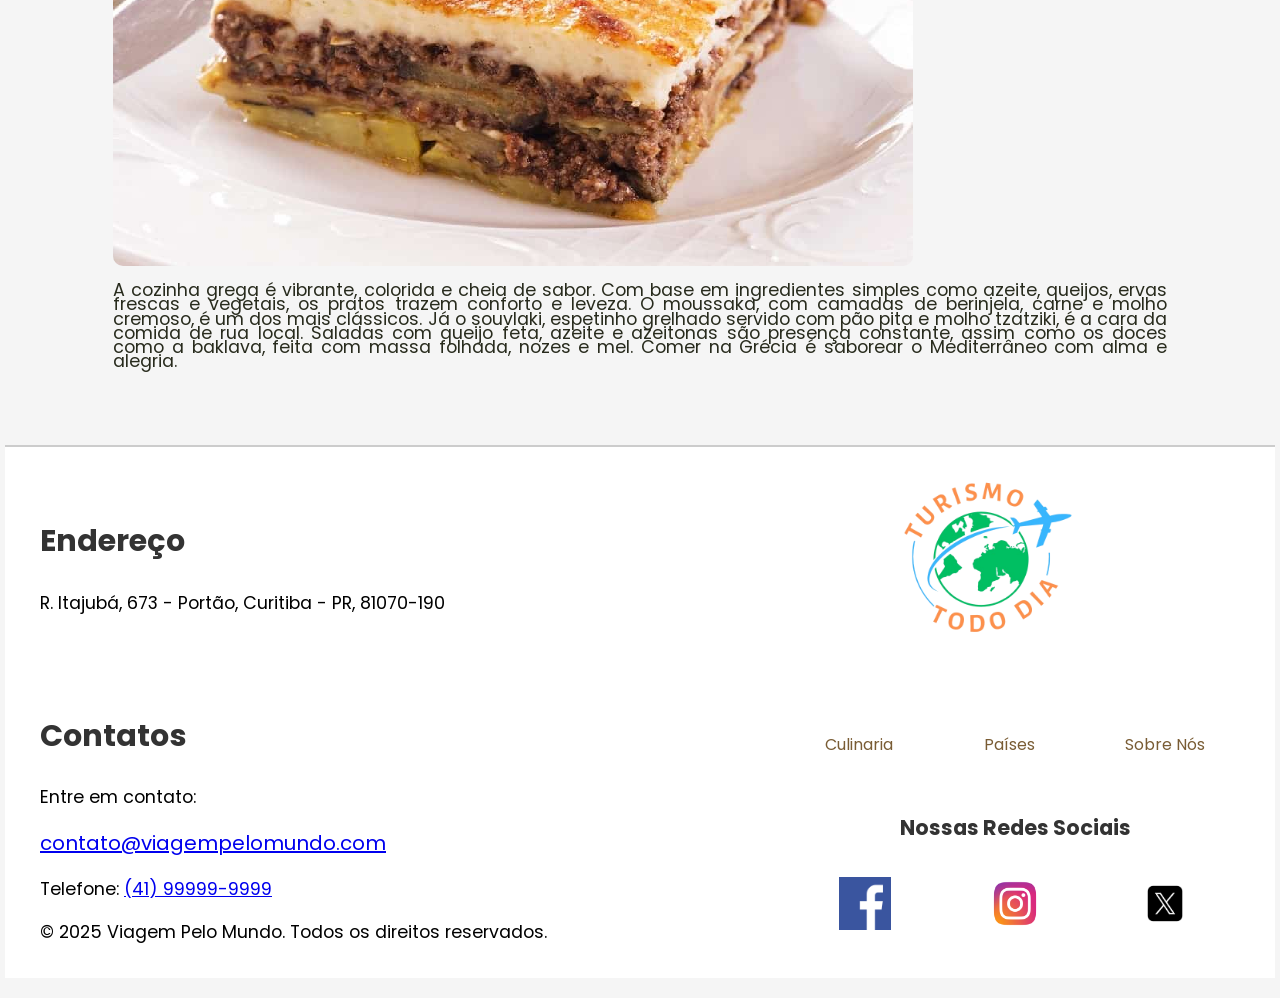
<file: TravelBlog/Grecia.html>
<!DOCTYPE html>
<html lang="pt-BR">

<head>
    <meta charset="UTF-8">
    <link rel="stylesheet" href="style.css">
    <title> Grécia </title>
    <link rel="icon" type="icon-title" href="Resources/logo.png">
    <script src="script.js"></script>
</head>

<body>
    <header>
        <div class="header-container">
            <div class="logo">
                <a href="index.html"><img src="Resources/logo.png" alt="Avião circulando o mundo com a frase: Turismo todo dia"></a>
            </div>

            <nav class="menu">
                <div class="otherpages">
                    <a href="comida.html">
                        <h2>Culinária</h2>
                    </a>
                </div>
                <div class="otherpages">
                    <a href="aboutus.html">
                        <h2>Sobre Nós</h2>
                    </a>
                </div>
                <div class="otherpages">
                    <a href="paises.html">
                        <h2>Países</h2>
                    </a>
                </div>
            </nav>
        </div>
    </header>

    <body>
        <main>

            <section class="paises-container">
                <div class="linha">
                    <div class="carrossel-paises">

                        <img src="Resources/grecia_img1.jpg" alt="Imagem 1">
                        <img src="Resources/grecia_img2.jpg" alt="Imagem 2">
                        <img src="Resources/grecia_img3.jpg" alt="Imagem 3">
                    </div>

                    <div class="descricao1">
                        <p>
                            A história da Grécia é praticamente a história do mundo ocidental. Lar de Sócrates, Platão e Aristóteles, a Grécia Antiga foi o berço da democracia, da filosofia e das artes clássicas. Com cidades-estados como Atenas e Esparta, ela floresceu na Antiguidade,
                            sendo depois incorporada ao Império Romano, ao Bizantino e ao Otomano. Após séculos de dominação, conquistou a independência no século XIX. Hoje, a Grécia combina ruínas milenares, como o Parthenon, com ilhas paradisíacas como
                            Santorini e Creta — um verdadeiro mergulho no tempo.
                        </p>
                    </div>
                </div>
            </section>

            <div class="texto2">
                <p>
                    Um país ensolarado no sudeste da Europa, onde o azul do mar se mistura com ruínas milenares e vilarejos brancos encantadores. A capital é Atenas, vibrante e histórica, mas destinos como Santorini, Mykonos e Tessalônica também encantam com seu estilo próprio.
                    A Grécia tem cerca de 10,3 milhões de habitantes e uma área de aproximadamente 131 mil km². Com tantas ilhas e regiões costeiras, é o lugar perfeito pra quem ama mar, mitologia e boa comida. O idioma oficial é o grego e a moeda é o
                    euro (€).

                </p>
                <p>
                    <b>E o clima?</b>
                </p>
                <i> A Grécia tem um clima mediterrâneo típico: verões quentes e secos, invernos suaves. É um destino ensolarado a maior parte do ano, ótimo pra quem gosta de sol e mar.</i>
                <br>
                <div class="alta-temporada">
                    <p>
                        <b>Alta Temporada (junho a agosto):</b> É quando as ilhas ficam cheias de turistas e o sol brilha forte. As temperaturas passam facilmente dos 30°C. Ideal pra quem quer curtir praias e festas.
                    </p>
                </div>
                <div class="meia-temporada">
                    <p>
                        <b>Meia Temporada (abril-maio / setembro-outubro):</b> Ainda faz calor, mas sem exageros, e o movimento diminui. Ótimo para conhecer ruínas e cidades com mais calma.
                    </p>
                </div>
                <div class="baixa-temporada">
                    <p>
                        <b>Baixa Temporada (novembro a março):</b> Os dias são mais frios e chuvosos, mas é quando os sítios arqueológicos estão mais vazios e as passagens mais em conta. Atenas continua sendo boa pedida nessa época.
                    </p>
                </div>
            </div>

            <hr color="#8e9481" size="19px" width="100%">
            <h1> Pontos turísticos</h1>
            <div class="pontoReferencia">

                <div class="pontosTuristicos">
                    <div class="imagemponto">
                        <img src="Resources/pontoturistico1_grecia.jpeg" alt="pontoTuristico1">
                        <p>
                            <b>Acrópole de Atenas </b>
                            <br> Um dos maiores símbolos da civilização ocidental e da história grega.
                            <br><b>Localização:</b> Atenas, Grécia.
                            <br><b>Valor:</b>Entrada geral: €30; meia-entrada: €15.
                            <br><b>Horário de Funcionamento:</b>
                            <br>De abril a setembro: 8h às 20h; de outubro a março: 8h às 17h
                        </p>
                    </div>
                    <div class="imagemponto">
                        <img src="Resources/pontoturistico2_grecia.jpeg" alt="pontoTuristico2">
                        <p>
                            <b>Santorini</b>
                            <br>Ilha famosa por suas casas brancas com cúpulas azuis e pôr do sol mágico.
                            <br><b>Localização:</b> Ilha de Santorini, Cíclades, Grécia.
                            <br><b>Valor:</b> Passeios pela ilha são gratuitos; atividades específicas podem ter custos variados.
                            <br><b>Horário de Funcionamento:</b>
                            <br> A ilha está sempre aberta aos visitantes; atrações específicas possuem horários próprios.
                        </p>
                    </div>
                </div>

                <div class="pontosTuristicos">
                    <div class="imagemponto">
                        <img src="Resources/pontoturistico3_grecia.jpeg" alt="pontoTuristico3">
                        <p>
                            <b> Mosteiros Meteora</b>
                            <br> Mosteiros construídos no topo de penhascos imponentes, cenário surreal.
                            <br><b>Localização:</b> Kalambaka, região da Tessália, Grécia.
                            <br><b>Valor:</b> Cada mosteiro pode cobrar uma taxa de entrada; verifique os valores atualizados antes da visita.
                            <br><b>Horário de Funcionamento:</b>
                            <br>Variam conforme o mosteiro; por exemplo, o Mosteiro de Grande Meteoro abre das 9h às 15h e fecha às terças-feiras.
                        </p>
                    </div>
                    <div class="imagemponto">
                        <img src="Resources/pontoturistico4_grecia.jpeg" alt="pontoTuristico4">
                        <p>
                            <b>Delos</b>
                            <br> Ilha arqueológica sagrada com ruínas da Grécia Antiga.
                            <br><b>Localização:</b> Próxima a Mykonos, Cíclades, Grécia
                            <br><b>Valor:</b> Entrada geral: €20; reduzida: €10. O preço do bilhete não inclui o transporte de barco até a ilha.
                            <br><b>Horário de Funcionamento:</b>
                            <br> No verão, das 8h às 20h diariamente
                        </p>
                    </div>
                </div>
            </div>
            </div>

            <br>
            <hr color="#8e9481" size="19px" width="100%">

            <h2>Gastronomia</h2>

            <div class="gastronomia-container">
                <div class="linha">
                    <div class="carrossel-container">
                        <div class="carrossel">
                            <img src="Resources/comida1_grecia.jpg" alt="Imagem 1">
                            <img src="Resources/comida2_grecia.jpg" alt="Imagem 2">
                            <img src="Resources/comida3_grecia.jpg" alt="Imagem 3">
                        </div>
                        <figcaption class="descricao-gastronomia">
                            <p>
                                A cozinha grega é vibrante, colorida e cheia de sabor. Com base em ingredientes simples como azeite, queijos, ervas frescas e vegetais, os pratos trazem conforto e leveza. O moussaka, com camadas de berinjela, carne e molho cremoso, é um dos mais clássicos.
                                Já o souvlaki, espetinho grelhado servido com pão pita e molho tzatziki, é a cara da comida de rua local. Saladas com queijo feta, azeite e azeitonas são presença constante, assim como os doces como a baklava, feita com
                                massa folhada, nozes e mel. Comer na Grécia é saborear o Mediterrâneo com alma e alegria.</p>
                        </figcaption>
                    </div>
                </div>
            </div>
        </main>

        <footer>
            <div class="footer-container">

                <div class="footer-info">
                    <h2>Endereço</h2>
                    <p> R. Itajubá, 673 - Portão, Curitiba - PR, 81070-190</p>
                </div>

                <div class="logo-site">
                    <img src="Resources/logo.png" alt="Avião circulando o mundo com a frase: Turismo todo dia">
                </div>
                <div class="footer-info">
                    <h2>Contatos</h2>
                    <p>Entre em contato:</p> <a href="mailto:contato@viagempelomundo.com">contato@viagempelomundo.com</a></p>
                    <p>Telefone: <a href="tel:+5541999999999">(41) 99999-9999</a></p>
                    <p>&copy; 2025 Viagem Pelo Mundo. Todos os direitos reservados.</p>
                </div>



                <div class="links-social-container">
                    <div class="footer-links">
                        <nav>
                            <a href="comida.html">Culinaria</a>
                            <a href="paises.html">Países</a>
                            <a href="aboutus.html">Sobre Nós</a>
                        </nav>
                    </div>
                    <h5>Nossas Redes Sociais</h5>
                    <div class="footer-social">
                        <div class="logo">
                            <a href="https://www.facebook.com" target="_blank">
                                <img src="Resources/facebook-icon.png" alt="Logo do Facebook sendo este um Facebook com fundo azul e letras brancas">
                            </a>
                        </div>
                        <div class="logo">
                            <a href="https://www.instagram.com" target="_blank">
                                <img src="Resources/instagram-icon.png" alt="Logo do Instagram sendo este uma câmera com fundo rosa e letras brancas">
                            </a>
                        </div>
                        <div class="logo">
                            <a href="https://www.twitter.com" target="_blank">
                                <img src="Resources/twitter-icon.png" alt="Logo do Twitter sendo este um passarinho com fundo azul e letras brancas">
                            </a>
                        </div>
                    </div>
                </div>
            </div>
        </footer>
    </body>

</html>
</file>
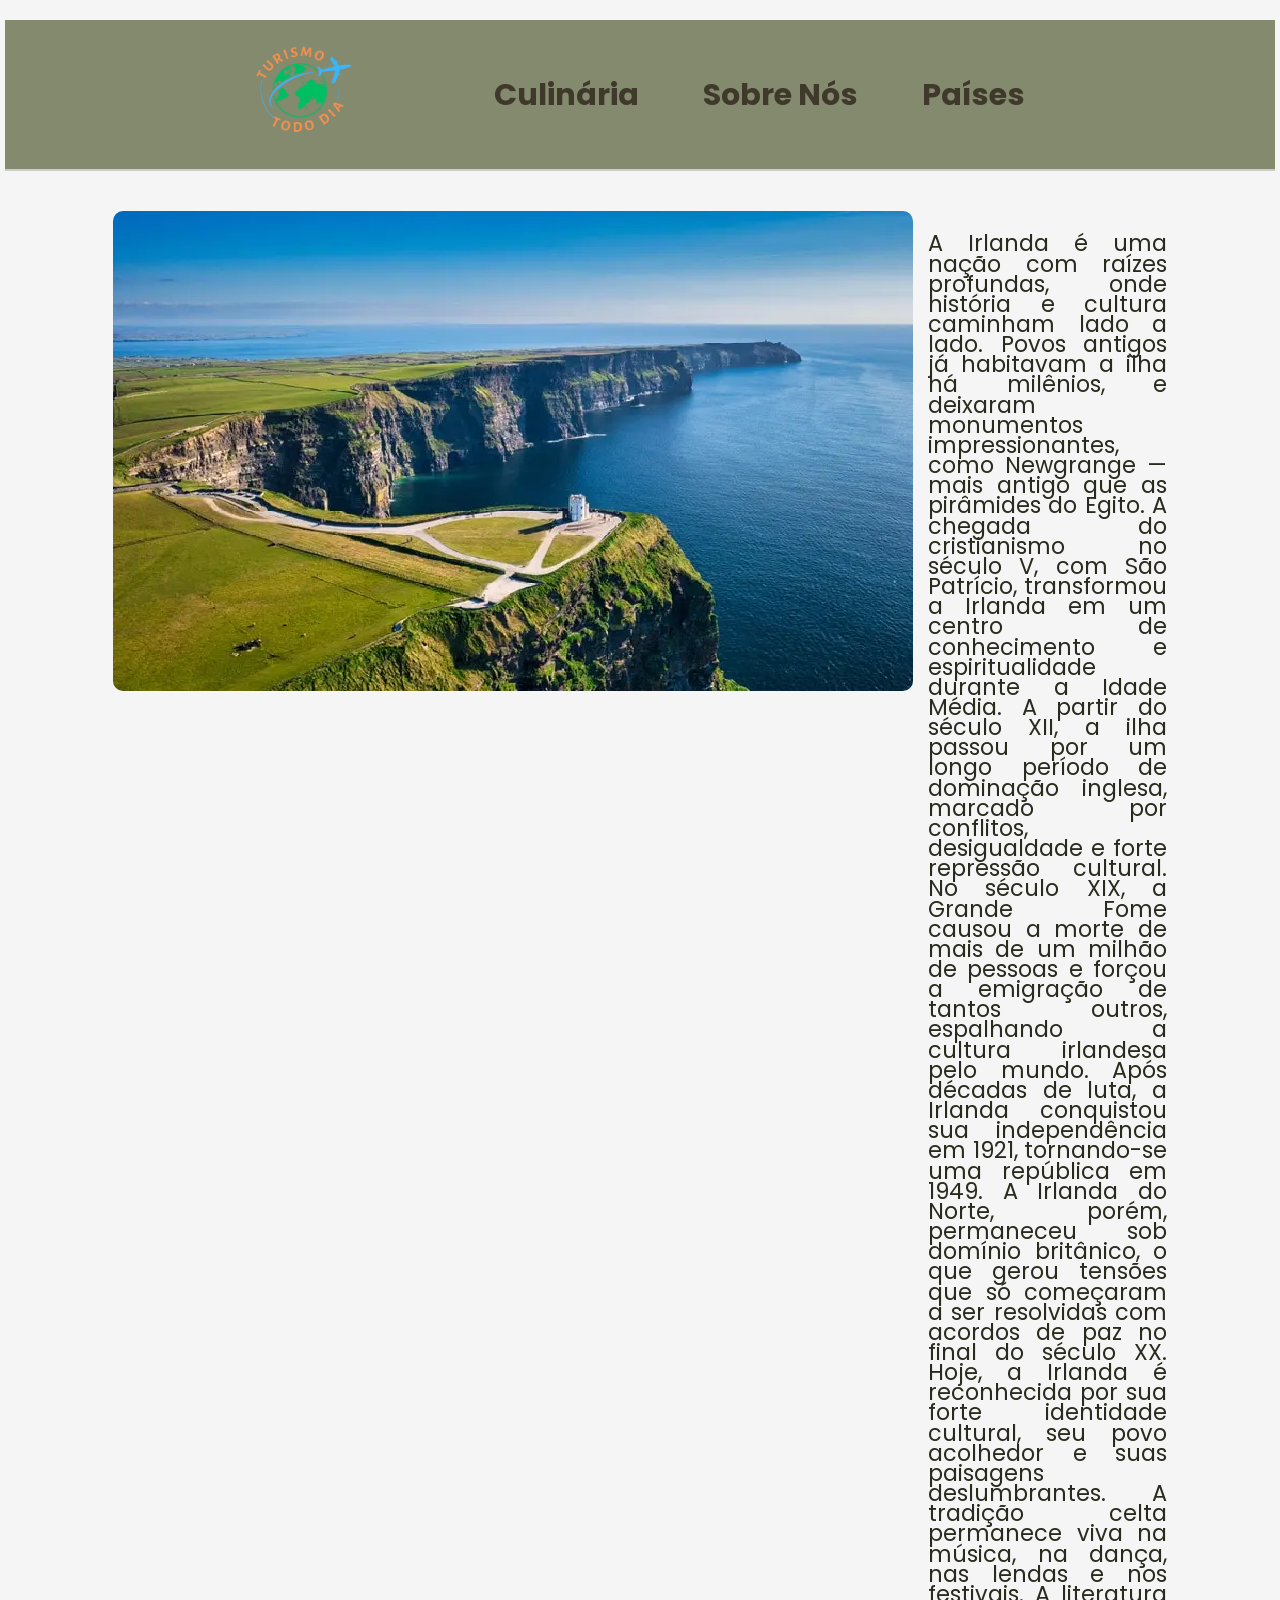
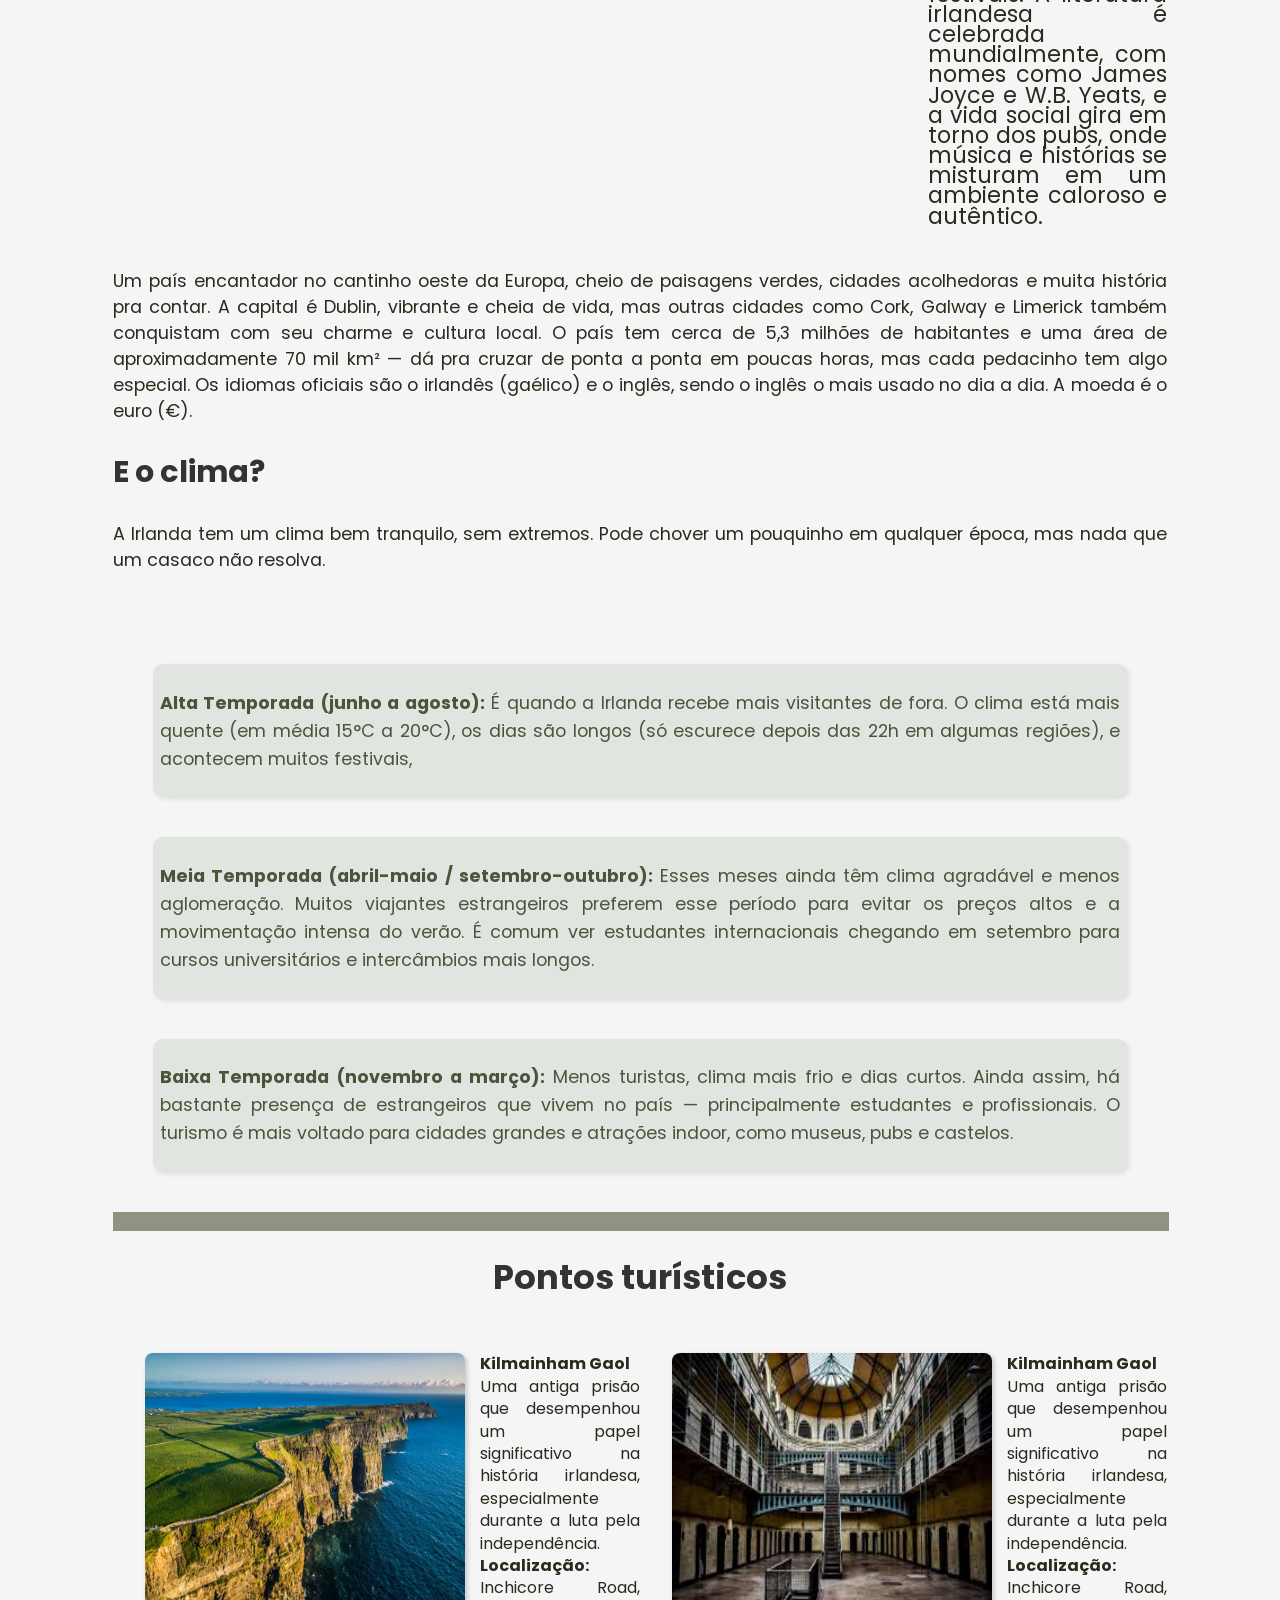
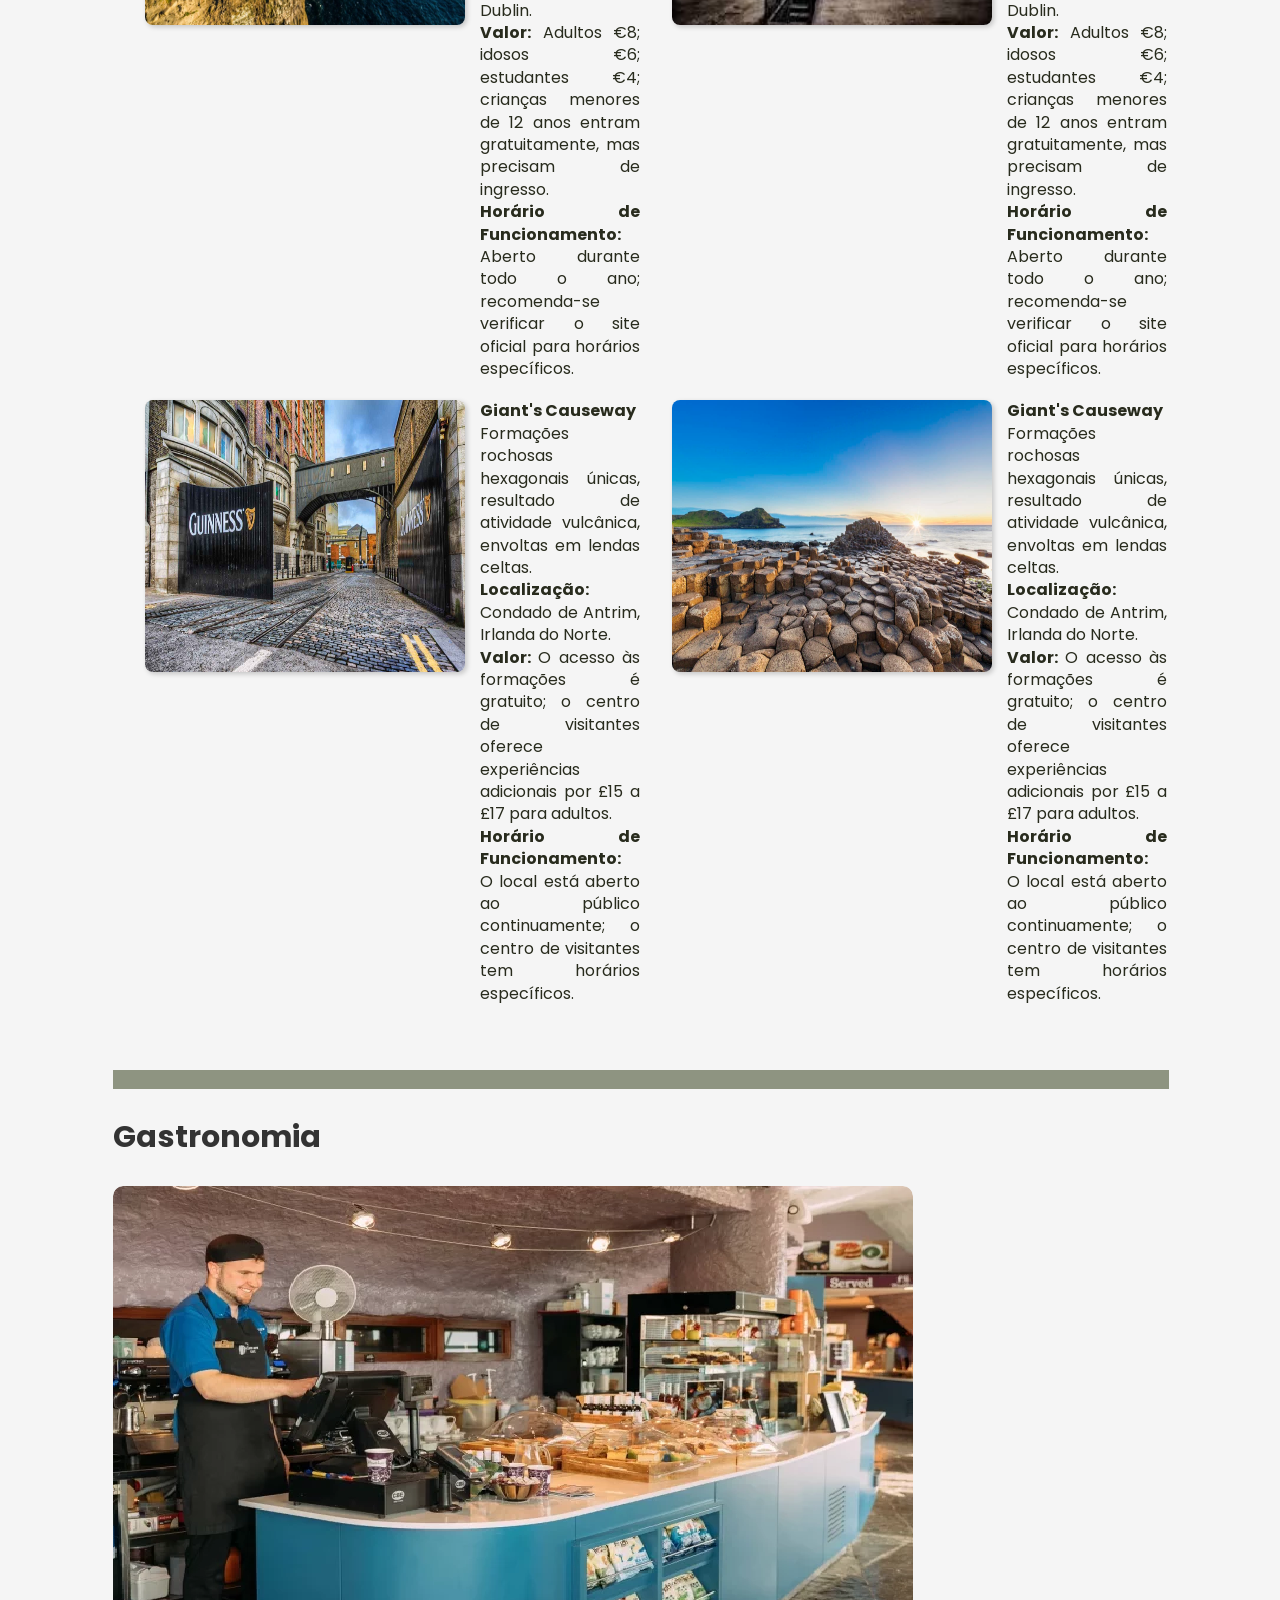
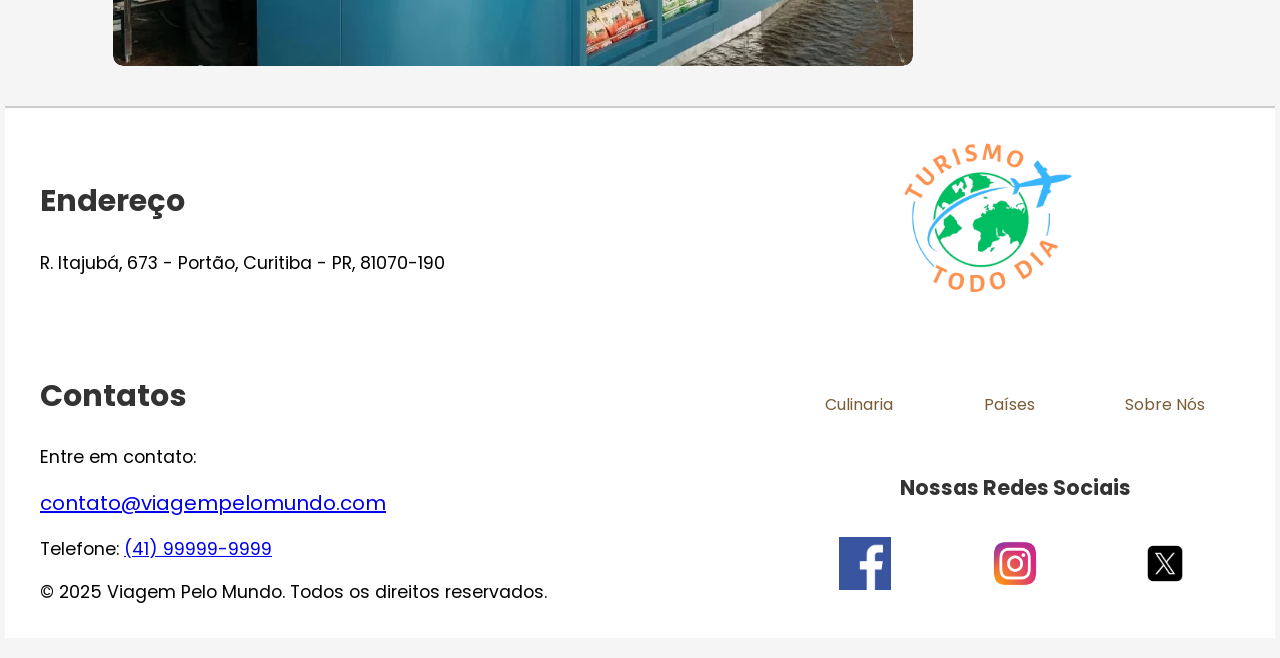
<file: TravelBlog/irlanda.html>
<!DOCTYPE html>
<html lang="pt-BR">

<head>
    <meta charset="UTF-8">
    <link rel="stylesheet" href="style.css">
    <title> Irlanda </title>
    <link rel="icon" type="icon-title" href="Resources/logo.png">
    <script src="script.js"></script>
</head>

<body>
    <header>
        <div class="header-container"> 
          <div class="logo">
            <a href="index.html"><img src="Resources/logo.png" alt="Avião circulando o mundo com a frase: Turismo todo dia"></a>
          </div>
    
          <nav class="menu">
            <div class="otherpages"><a href="comida.html"><h2>Culinária</h2></a></div>
            <div class="otherpages"><a href="aboutus.html"><h2>Sobre Nós</h2></a></div>
            <div class="otherpages"><a href="paises.html"><h2>Países</h2></a></div>
          </nav>
        </div>
      </header>
    <body>
        <main>

            <section class="paises-container">
                <div class="linha">
                    <div class="carrossel-paises">

                        <img src="Resources/irlanda_img1.webp" alt="Imagem 1">
                        <img src="Resources/irlanda_img2.jpg" alt="Imagem 2">
                        <img src="Resources/irlanda_img3.webp" alt="Imagem 3">
                    </div>

                        <p>
                            A Irlanda é uma nação com raízes profundas, onde história e cultura caminham lado a lado. Povos antigos já habitavam a ilha há milênios, e deixaram monumentos impressionantes, como Newgrange — mais antigo que as pirâmides do Egito. A chegada do cristianismo
                            no século V, com São Patrício, transformou a Irlanda em um centro de conhecimento e espiritualidade durante a Idade Média. A partir do século XII, a ilha passou por um longo período de dominação inglesa, marcado por conflitos,
                            desigualdade e forte repressão cultural. No século XIX, a Grande Fome causou a morte de mais de um milhão de pessoas e forçou a emigração de tantos outros, espalhando a cultura irlandesa pelo mundo. Após décadas de luta, a
                            Irlanda conquistou sua independência em 1921, tornando-se uma república em 1949. A Irlanda do Norte, porém, permaneceu sob domínio britânico, o que gerou tensões que só começaram a ser resolvidas com acordos de paz no final
                            do século XX. Hoje, a Irlanda é reconhecida por sua forte identidade cultural, seu povo acolhedor e suas paisagens deslumbrantes. A tradição celta permanece viva na música, na dança, nas lendas e nos festivais. A literatura
                            irlandesa é celebrada mundialmente, com nomes como James Joyce e W.B. Yeats, e a vida social gira em torno dos pubs, onde música e histórias se misturam em um ambiente caloroso e autêntico.
                        </p>
                    </div>
                </div>
            </section>

            <div class="texto2">
                <p>
                    Um país encantador no cantinho oeste da Europa, cheio de paisagens verdes, cidades acolhedoras e muita história pra contar. A capital é Dublin, vibrante e cheia de vida, mas outras cidades como Cork, Galway e Limerick também conquistam com seu charme
                    e cultura local. O país tem cerca de 5,3 milhões de habitantes e uma área de aproximadamente 70 mil km² — dá pra cruzar de ponta a ponta em poucas horas, mas cada pedacinho tem algo especial. Os idiomas oficiais são o irlandês (gaélico)
                    e o inglês, sendo o inglês o mais usado no dia a dia. A moeda é o euro (€).
                </p>
                <p>
                    <h2>E o clima?</h2>
                </p>
                <p> A Irlanda tem um clima bem tranquilo, sem extremos. Pode chover um pouquinho em qualquer época, mas nada que um casaco não resolva.</p>
                <br>
                <div class="alta-temporada">
                    <p>
                        <b>Alta Temporada (junho a agosto):</b> É quando a Irlanda recebe mais visitantes de fora. O clima está mais quente (em média 15°C a 20°C), os dias são longos (só escurece depois das 22h em algumas regiões), e acontecem muitos
                        festivais,
                    </p>
                </div>
                <div class="meia-temporada">
                    <p>
                        <b>Meia Temporada (abril-maio / setembro-outubro):</b> Esses meses ainda têm clima agradável e menos aglomeração. Muitos viajantes estrangeiros preferem esse período para evitar os preços altos e a movimentação intensa do verão.
                        É comum ver estudantes internacionais chegando em setembro para cursos universitários e intercâmbios mais longos.
                    </p>
                </div>
                <div class="baixa-temporada">
                    <p>
                        <b>Baixa Temporada (novembro a março):</b> Menos turistas, clima mais frio e dias curtos. Ainda assim, há bastante presença de estrangeiros que vivem no país — principalmente estudantes e profissionais. O turismo é mais voltado
                        para cidades grandes e atrações indoor, como museus, pubs e castelos.
                    </p>
                </div>
            </div>

            <hr color="#8e9481" size="19px" width="100%">
            <h1> Pontos turísticos</h1>
            <div class="pontoReferencia">

                <div class="pontosTuristicos">
                    <div class="imagemponto">
                        <img src="Resources/pontoTuristico1.jpeg" alt="pontoTuristico1">
                        <p>
                            <b>Kilmainham Gaol</b>
                            <br> Uma antiga prisão que desempenhou um papel significativo na história irlandesa, especialmente durante a luta pela independência.
                            <br><b>Localização:</b> Inchicore Road, Dublin.
                            <br><b>Valor:</b> Adultos €8; idosos €6; estudantes €4; crianças menores de 12 anos entram gratuitamente, mas precisam de ingresso.
                            <br><b>Horário de Funcionamento:</b>
                            <br>Aberto durante todo o ano; recomenda-se verificar o site oficial para horários específicos.
                        </p>
                    </div>
                    <div class="imagemponto">
                        <img src="Resources/pontoTuristico2.jpg" alt="pontoTuristico2">
                        <p>
                            <b>Giant's Causeway</b>
                            <br>Formações rochosas hexagonais únicas, resultado de atividade vulcânica, envoltas em lendas celtas.
                            <br><b>Localização:</b> Condado de Antrim, Irlanda do Norte.
                            <br><b>Valor:</b> O acesso às formações é gratuito; o centro de visitantes oferece experiências adicionais por £15 a £17 para adultos.
                            <br><b>Horário de Funcionamento:</b>
                            <br> O local está aberto ao público continuamente; o centro de visitantes tem horários específicos.
                        </p>
                    </div>
                </div>

                <div class="pontosTuristicos">
                    <div class="imagemponto">
                        <img src="Resources/pontoTuristico3.jpg" alt="pontoTuristico3">
                        <p>
                            <b>Kilmainham Gaol</b>
                            <br>Uma antiga prisão que desempenhou um papel significativo na história irlandesa, especialmente durante a luta pela independência.
                            <br><b>Localização:</b> Inchicore Road, Dublin.
                            <br><b>Valor:</b> Adultos €8; idosos €6; estudantes €4; crianças menores de 12 anos entram gratuitamente, mas precisam de ingresso.
                            <br><b>Horário de Funcionamento:</b>
                            <br>Aberto durante todo o ano; recomenda-se verificar o site oficial para horários específicos.
                        </p>
                    </div>
                    <div class="imagemponto">
                        <img src="Resources/pontoTuristico4.jpg" alt="pontoTuristico4">
                        <p>
                            <b>Giant's Causeway</b>
                            <br>Formações rochosas hexagonais únicas, resultado de atividade vulcânica, envoltas em lendas celtas.
                            <br><b>Localização:</b> Condado de Antrim, Irlanda do Norte.
                            <br><b>Valor:</b> O acesso às formações é gratuito; o centro de visitantes oferece experiências adicionais por £15 a £17 para adultos.
                            <br><b>Horário de Funcionamento:</b>
                            <br> O local está aberto ao público continuamente; o centro de visitantes tem horários específicos.
                        </p>
                    </div>
                </div>
            </div>
            </div>

            <br>
            <hr color="#8e9481" size="19px" width="100%">

            <h2>Gastronomia</h2>

            <section class="gastronomia-container">
                <div class="linha">
                    <div class="carrossel">
                        <div class="carrossel">
                            <img src="Resources/restaurante1_irlanda.webp" alt="Imagem 1">
                            <img src="Resources/restaurante2_irlanda.jpg" alt="Imagem 2">
                            <img src="Resources/restaurante3_irlanda.jpg" alt="Imagem 3">
                        </div>
                        <figcaption class="descricao-gastronomia">
                            <p>
                                A gastronomia irlandesa é marcada pela simplicidade dos ingredientes locais, preparados de forma caseira e com um toque especial de conforto. Batatas, carnes, repolho e pães rústicos formam a base de muitos pratos que, mais do que alimentar, aquecem o
                                corpo e a alma. Entre os pratos mais tradicionais está o Irish Stew, um ensopado clássico preparado com carne de cordeiro, batatas, cenouras e cebolas — perfeito para os dias frios e chuvosos do país. Outra especialidade
                                é o Boxty, uma espécie de panqueca feita com batata ralada e purê, crocante por fora e macia por dentro. Já o Colcannon combina purê de batatas com couve ou repolho e é servido com manteiga derretida, trazendo um sabor
                                rústico e reconfortante. Em Dublin, é comum encontrar o Coddle, um cozido feito com salsichas, bacon, batatas e cebolas, muito popular entre os moradores locais. O café da manhã irlandês, conhecido como Full Irish Breakfast,
                                é uma refeição robusta que inclui ovos, bacon, salsichas, feijão, tomate grelhado, cogumelos, pão e os famosos black e white puddings — embutidos feitos com aveia e, no caso do black pudding, sangue suíno. É uma verdadeira
                                refeição para começar o dia com energia. Os pães também têm lugar de destaque, com o tradicional Soda Bread, preparado com bicarbonato de sódio em vez de fermento, sendo uma presença constante à mesa. Outra iguaria típica
                                é o Barmbrack, um pão doce com frutas cristalizadas, consumido especialmente no Halloween, muitas vezes com pequenos objetos simbólicos escondidos na massa como parte de uma brincadeira folclórica. Para os amantes de sobremesas,
                                a Irlanda oferece delícias como a torta de maçã (Apple Tart), servida com creme fresco ou sorvete, e o clássico Bread and Butter Pudding, feito com fatias de pão amanhecido, manteiga, ovos e leite — uma sobremesa simples,
                                mas cheia de sabor. Nenhuma experiência gastronômica na Irlanda estaria completa sem um brinde. A famosa cerveja Guinness, um ícone nacional, está presente em quase todos os pubs, acompanhando bem qualquer refeição. E para
                                aquecer nos dias mais frios, nada melhor do que um Irish Coffee — café quente misturado com uísque irlandês, açúcar e uma generosa camada de creme. A culinária irlandesa é uma expressão do estilo de vida local: simples,
                                calorosa e cheia de história. Seja em um pub animado ou em uma aconchegante casa de campo, cada prato conta um pouco do que é viver e sentir a Irlanda de verdade.
                            </p>
                        </figcaption>
                    </div>
                </div>
            </section>
        </main>
        <footer> 
            <div class="footer-container">
            
              <div class="footer-info">
                <h2>Endereço</h2>
                  <p> R. Itajubá, 673 - Portão, Curitiba - PR, 81070-190</p>
                </div>
        
              <div class="logo-site">
                <img src="Resources/logo.png" alt="Avião circulando o mundo com a frase: Turismo todo dia">
              </div>
              <div class="footer-info">
                <h2>Contatos</h2>
                <p>Entre em contato:</p> <a href="mailto:contato@viagempelomundo.com">contato@viagempelomundo.com</a></p>
                <p>Telefone: <a href="tel:+5541999999999">(41) 99999-9999</a></p>
                <p>&copy; 2025 Viagem Pelo Mundo. Todos os direitos reservados.</p>
              </div>
        
              
        
              <div class="links-social-container">
                <div class="footer-links">
                  <nav>
                    <a href="comida.html">Culinaria</a>
                    <a href="paises.html">Países</a>
                    <a href="aboutus.html">Sobre Nós</a>
                  </nav>
                </div>
                <h5>Nossas Redes Sociais</h5>
                <div class="footer-social">
                  <div class="logo">
                    <a href="https://www.facebook.com" target="_blank">
                      <img src="Resources/facebook-icon.png" alt="Logo do Facebook sendo este um Facebook com fundo azul e letras brancas">
                    </a>
                  </div>
                  <div class="logo">
                    <a href="https://www.instagram.com" target="_blank">
                      <img src="Resources/instagram-icon.png" alt="Logo do Instagram sendo este uma câmera com fundo rosa e letras brancas">
                    </a>
                  </div>
                  <div class="logo">
                    <a href="https://www.twitter.com" target="_blank">
                      <img src="Resources/twitter-icon.png" alt="Logo do Twitter sendo este um passarinho com fundo azul e letras brancas">
                    </a>
                  </div> 
                </div>
              </div>
            </div>
          </footer>
    </body>

</html>
</file>
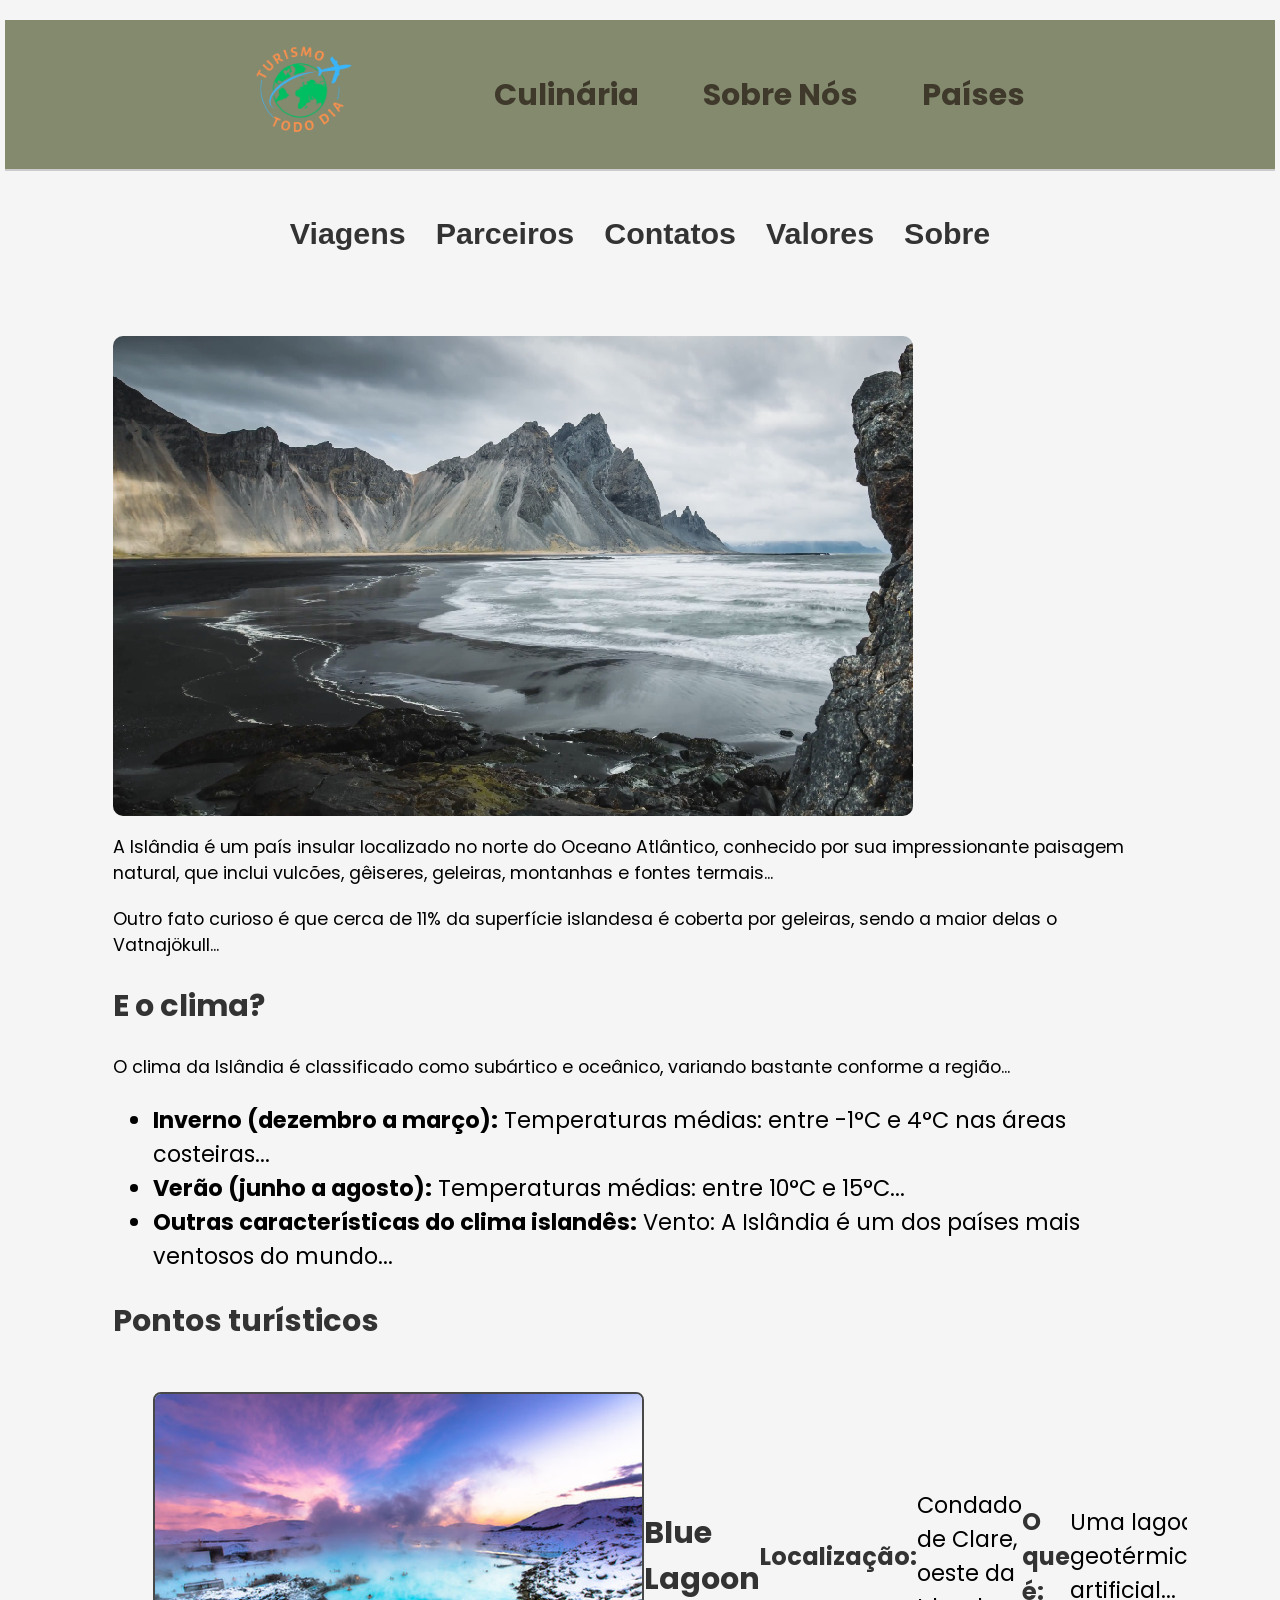
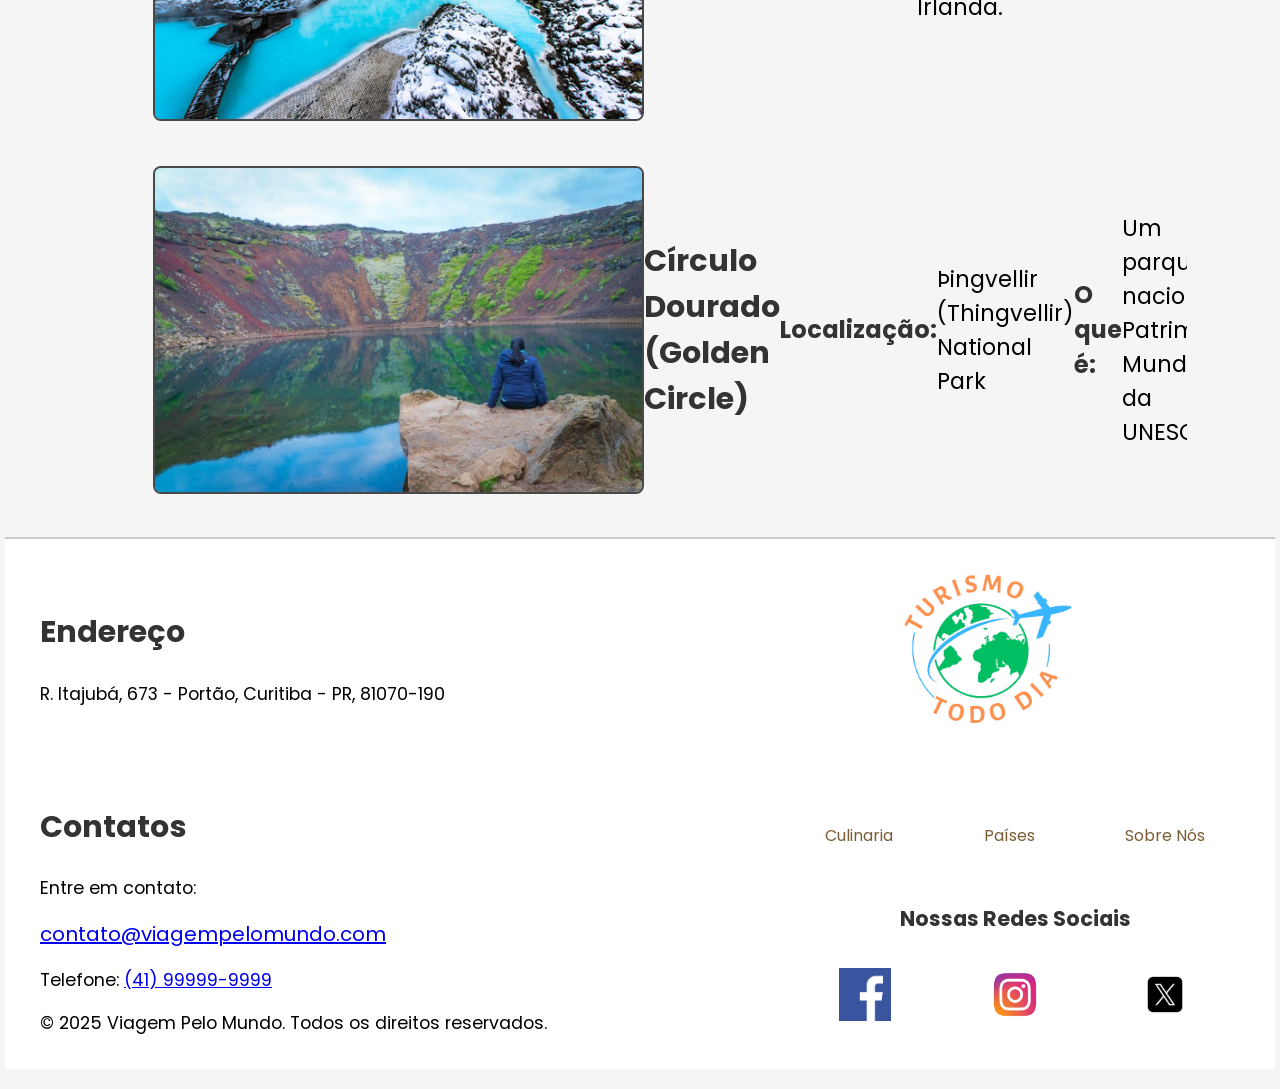
<file: TravelBlog/Islandia.html>
<!DOCTYPE html>
<html lang="pt-BR">
<!-- Declaração do tipo de documento como HTML5 e definição do idioma como português do Brasil -->

<head>
    <meta charset="UTF-8">
    <!-- Define a codificação de caracteres como UTF-8 para suportar caracteres especiais -->
    <meta name="viewport" content="width=device-width, initial-scale=1.0">
    <!-- Torna o site responsivo, ajustando a largura ao dispositivo do usuário -->
    <title>Islândia</title>
    <!-- Define o título da página exibido na aba do navegador -->
    <link rel="stylesheet" href="style.css">
    <!-- Importa o arquivo CSS para estilização -->
    <script src="script.js"></script>
    <!-- Importa o arquivo JavaScript para funcionalidades dinâmicas -->
</head>

<body>
    <header>
        <div class="header-container"> 
          <div class="logo">
            <a href="index.html"><img src="Resources/logo.png" alt="Avião circulando o mundo com a frase: Turismo todo dia"></a>
          </div>
    
          <nav class="menu">
            <div class="otherpages"><a href="comida.html"><h2>Culinária</h2></a></div>
            <div class="otherpages"><a href="aboutus.html"><h2>Sobre Nós</h2></a></div>
            <div class="otherpages"><a href="paises.html"><h2>Países</h2></a></div>
          </nav>
        </div>
      </header>

    <nav>
        <!-- Menu de navegação -->
        <a href=""><h2>Viagens</h2></a>
        <!-- Link para a seção "Viagens" -->
        <a href=""><h2>Parceiros</h2></a>
        <!-- Link para a seção "Parceiros" -->
        <a href=""><h2>Contatos</h2></a>
        <!-- Link para a seção "Contatos" -->
        <a href=""><h2>Valores</h2></a>
        <!-- Link para a seção "Valores" -->
        <a href=""><h2>Sobre</h2></a>
        <!-- Link para a seção "Sobre" -->
    </nav>

    <main>
        <!-- Conteúdo principal da página -->
        <div class="carrossel-container">
            <!-- Container principal do carrossel -->
            <div class="carrossel">
                <!-- Subcontainer que contém as imagens do carrossel -->
                <img src="Resources/Islandia1.png" alt="Imagem 1">
                <!-- Primeira imagem do carrossel -->
                <img src="Resources/Islandia2.jpg" alt="Imagem 2">
                <!-- Segunda imagem do carrossel -->
                <img src="Resources/Islandia3.jpg" alt="Imagem 3">
                <!-- Terceira imagem do carrossel -->
            </div>

            <div class="descricao">
                <!-- Descrição principal sobre a Islândia -->
                <p>
                    A Islândia é um país insular localizado no norte do Oceano Atlântico, conhecido por sua impressionante paisagem natural, que inclui vulcões, gêiseres, geleiras, montanhas e fontes termais...
                </p>
            </div>
        </div>

        <section class="descricao2">
            <!-- Segunda descrição com curiosidades sobre a Islândia -->
            <p>
                Outro fato curioso é que cerca de 11% da superfície islandesa é coberta por geleiras, sendo a maior delas o Vatnajökull...
            </p>
        </section>

        <h2>E o clima?</h2>
        <!-- Subtítulo para a seção sobre o clima -->
        <p>
            O clima da Islândia é classificado como subártico e oceânico, variando bastante conforme a região...
        </p>

        <ul>
            <!-- Lista com informações sobre as estações do ano na Islândia -->
            <li>
                <strong>Inverno (dezembro a março):</strong> Temperaturas médias: entre -1°C e 4°C nas áreas costeiras...
            </li>
            <li>
                <strong>Verão (junho a agosto):</strong> Temperaturas médias: entre 10°C e 15°C...
            </li>
            <li>
                <strong>Outras características do clima islandês:</strong> Vento: A Islândia é um dos países mais ventosos do mundo...
            </li>
        </ul>

        <h2>Pontos turísticos</h2>
        <!-- Subtítulo para a seção de pontos turísticos -->

        <div class="pontosReferencia">
            <!-- Container para os pontos turísticos -->

            <figure>
                <!-- Primeiro ponto turístico -->
                <img src="Resources/Blue Lagoon.jpg" alt="pontoTuristico1">
                <!-- Imagem do ponto turístico -->
                <p class="pontoTuristico">
                    <h2>Blue Lagoon</h2>
                    <!-- Nome do ponto turístico -->
                    <h4>Localização:</h4> Condado de Clare, oeste da Irlanda.
                    <h4>O que é:</h4> Uma lagoa geotérmica artificial...
                    <h4>Experiência:</h4> A água tem em média 37–39°C, perfeita para relaxar mesmo no frio...
                    <h4>Horário de Funcionamento:</h4> Aberto todos os dias, com horários variados...
                </p>
            </figure>

            <figure>
                <!-- Segundo ponto turístico -->
                <img src="Resources/Circulo Dourado.jpg" alt="pontoTuristico2">
                <!-- Imagem do ponto turístico -->
                <p class="pontoTuristico">
                    <h2><b>Círculo Dourado (Golden Circle)</b></h2>
                    <!-- Nome do ponto turístico -->
                    <h4><b>Localização:</b></h4> Þingvellir (Thingvellir) National Park
                    <h4><b>O que é:</b></h4> Um parque nacional e Patrimônio Mundial da UNESCO...
                    <h4><b>Experiência:</b></h4> Trilhas para caminhadas, vistas deslumbrantes do vale...
                    <h4><b>Valor:</b></h4> A entrada no parque é gratuita...
                    <h4><b>Horário de Funcionamento:</b></h4> Aberto todos os dias, com horários variados...
                </p>
            </figure>
        </div>
    </main>
    <footer> 
        <div class="footer-container">
        
          <div class="footer-info">
            <h2>Endereço</h2>
              <p> R. Itajubá, 673 - Portão, Curitiba - PR, 81070-190</p>
            </div>
    
          <div class="logo-site">
            <img src="Resources/logo.png" alt="Avião circulando o mundo com a frase: Turismo todo dia">
          </div>
          <div class="footer-info">
            <h2>Contatos</h2>
            <p>Entre em contato:</p> <a href="mailto:contato@viagempelomundo.com">contato@viagempelomundo.com</a></p>
            <p>Telefone: <a href="tel:+5541999999999">(41) 99999-9999</a></p>
            <p>&copy; 2025 Viagem Pelo Mundo. Todos os direitos reservados.</p>
          </div>
    
          
    
          <div class="links-social-container">
            <div class="footer-links">
              <nav>
                <a href="comida.html">Culinaria</a>
                <a href="paises.html">Países</a>
                <a href="aboutus.html">Sobre Nós</a>
              </nav>
            </div>
            <h5>Nossas Redes Sociais</h5>
            <div class="footer-social">
              <div class="logo">
                <a href="https://www.facebook.com" target="_blank">
                  <img src="Resources/facebook-icon.png" alt="Logo do Facebook sendo este um Facebook com fundo azul e letras brancas">
                </a>
              </div>
              <div class="logo">
                <a href="https://www.instagram.com" target="_blank">
                  <img src="Resources/instagram-icon.png" alt="Logo do Instagram sendo este uma câmera com fundo rosa e letras brancas">
                </a>
              </div>
              <div class="logo">
                <a href="https://www.twitter.com" target="_blank">
                  <img src="Resources/twitter-icon.png" alt="Logo do Twitter sendo este um passarinho com fundo azul e letras brancas">
                </a>
              </div> 
            </div>
          </div>
        </div>
      </footer>
</body>

</html>
</file>
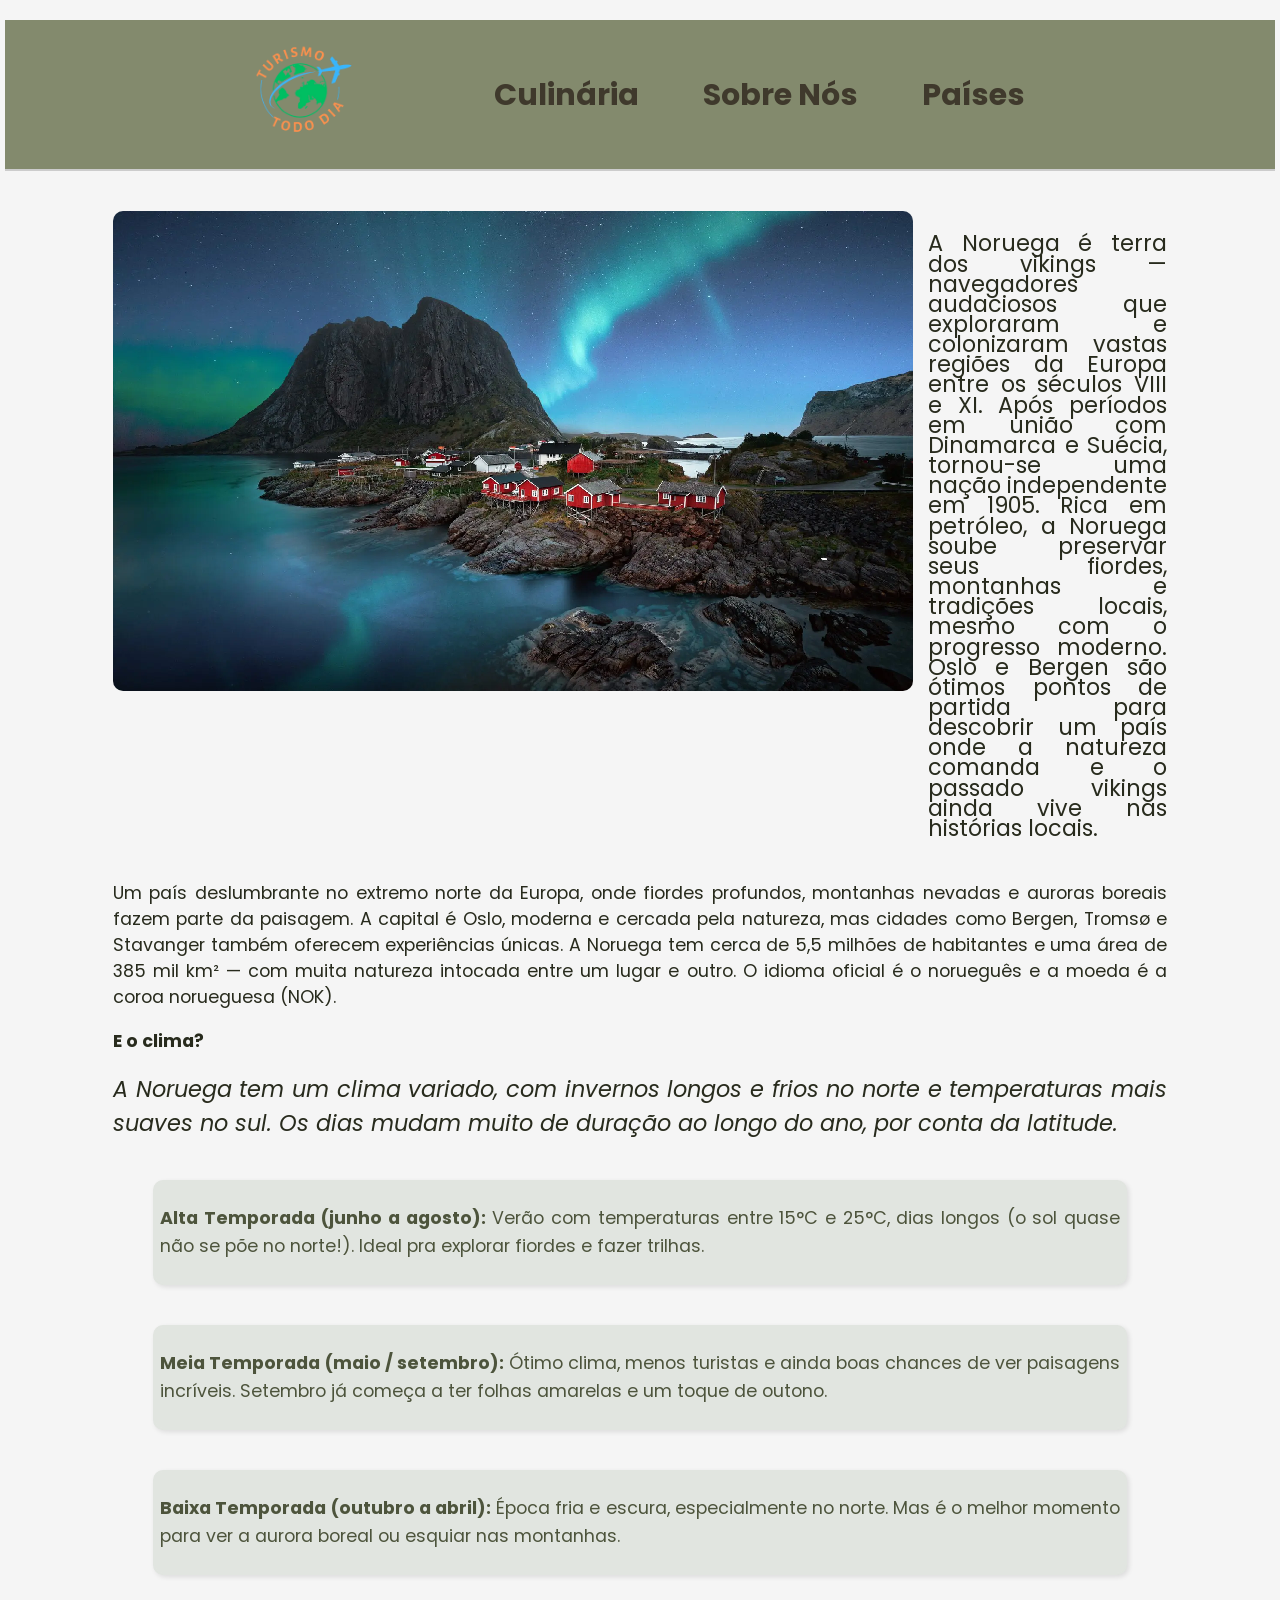
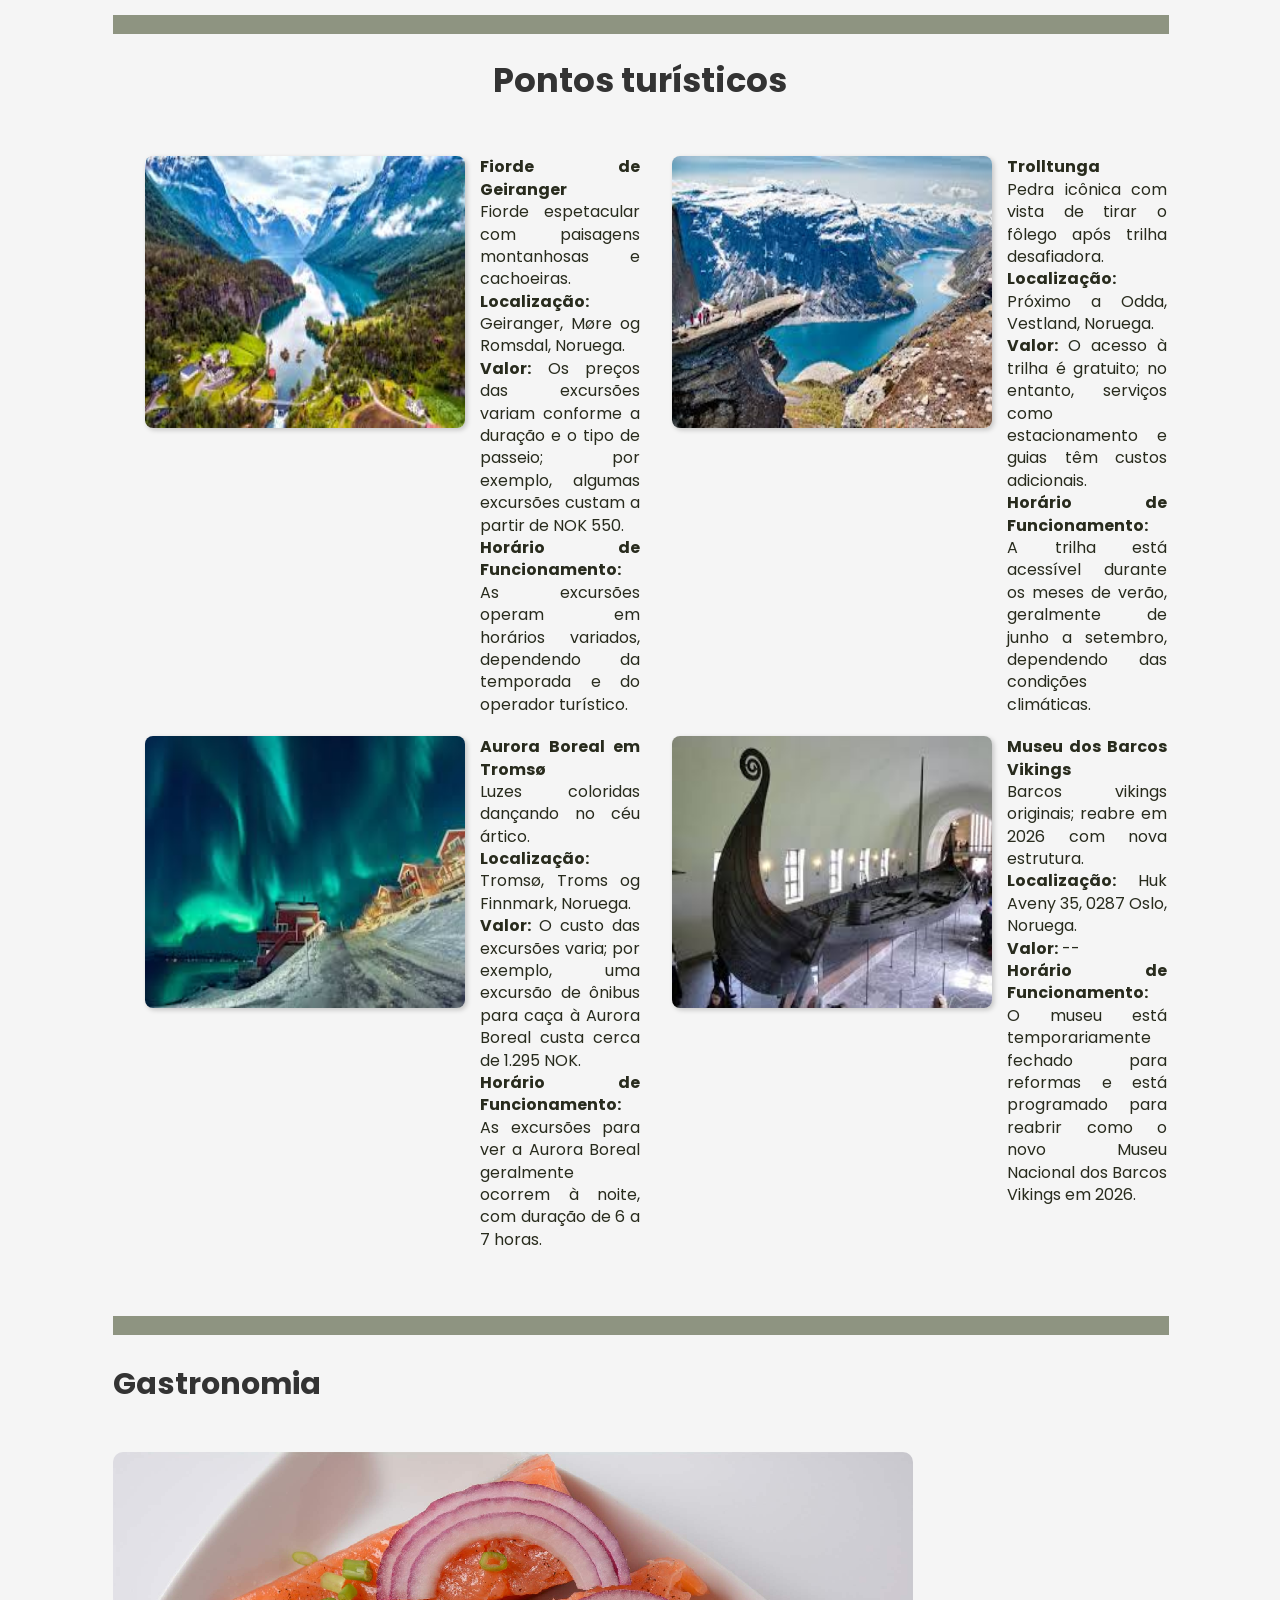
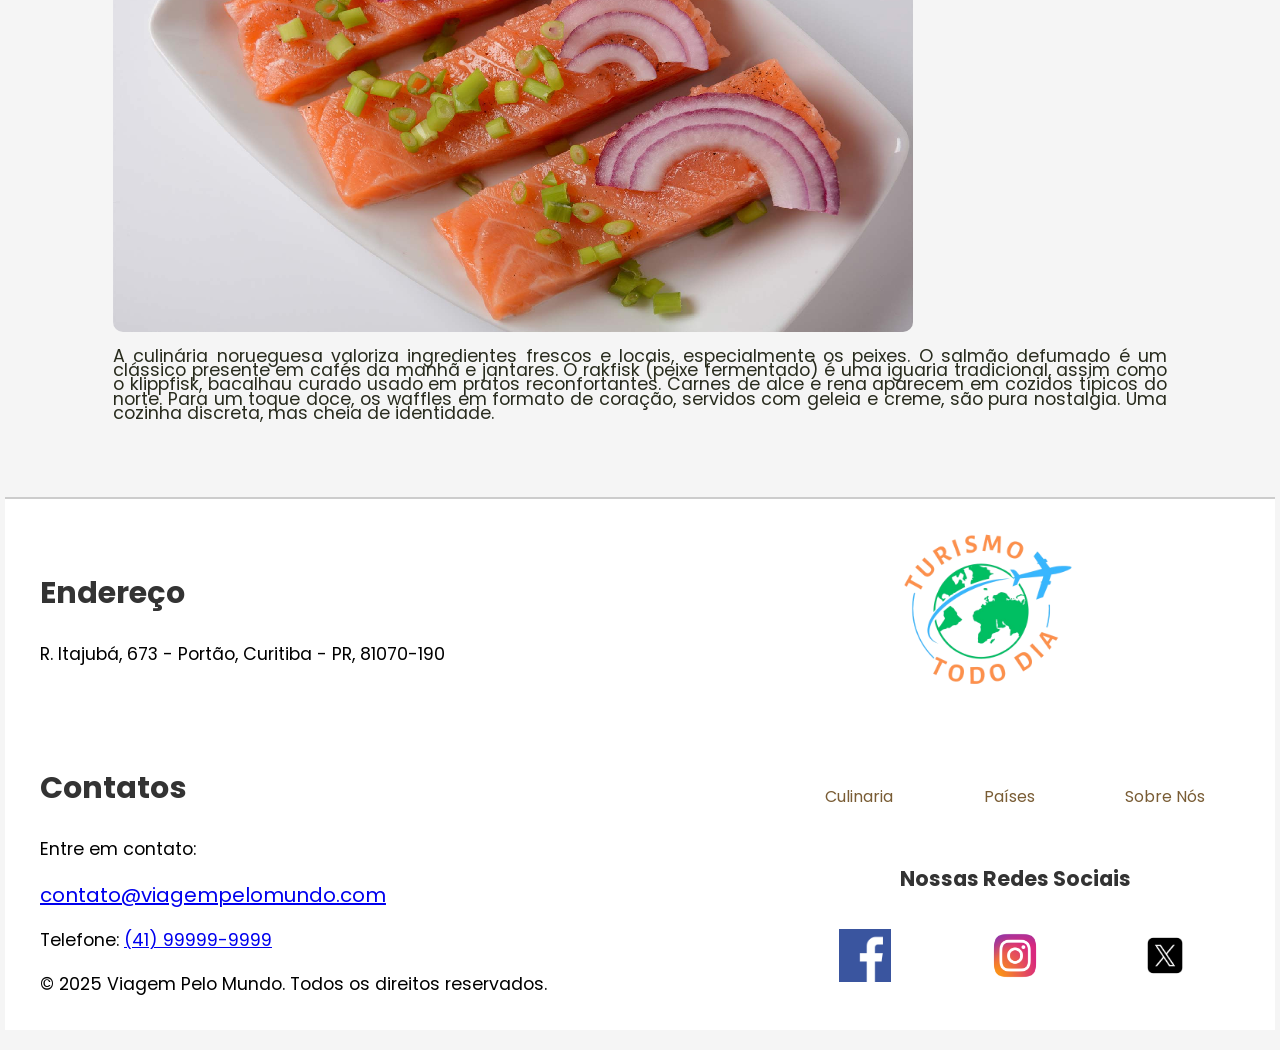
<file: TravelBlog/Noruega.html>
<!DOCTYPE html>
<html lang="pt-BR">

<head>
    <meta charset="UTF-8">
    <link rel="stylesheet" href="style.css">
    <title> Noruega </title>
    <link rel="icon" type="icon-title" href="Resources/logo.png">
    <script src="script.js"></script>
</head>

<body>
    <header>
        <div class="header-container"> 
          <div class="logo">
            <a href="index.html"><img src="Resources/logo.png" alt="Avião circulando o mundo com a frase: Turismo todo dia"></a>
          </div>
    
          <nav class="menu">
            <div class="otherpages"><a href="comida.html"><h2>Culinária</h2></a></div>
            <div class="otherpages"><a href="aboutus.html"><h2>Sobre Nós</h2></a></div>
            <div class="otherpages"><a href="paises.html"><h2>Países</h2></a></div>
          </nav>
        </div>
      </header>

    <body>
        <main>

            <section class="paises-container">
                <div class="linha">
                    <div class="carrossel-paises">

                        <img src="Resources/noruega_img1.webp" alt="Imagem 1">
                        <img src="Resources/noruega_img2.webp" alt="Imagem 2">
                        <img src="Resources/noruega_img3.jpg" alt="Imagem 3">
                    </div>

                    <div class="descricao1">
                        <p>
                            A Noruega é terra dos vikings — navegadores audaciosos que exploraram e colonizaram vastas regiões da Europa entre os séculos VIII e XI. Após períodos em união com Dinamarca e Suécia, tornou-se uma nação independente em 1905. Rica em petróleo, a Noruega
                            soube preservar seus fiordes, montanhas e tradições locais, mesmo com o progresso moderno. Oslo e Bergen são ótimos pontos de partida para descobrir um país onde a natureza comanda e o passado vikings ainda vive nas histórias
                            locais.
                        </p>
                    </div>
                </div>
            </section>

            <div class="texto2">
                <p>
                    Um país deslumbrante no extremo norte da Europa, onde fiordes profundos, montanhas nevadas e auroras boreais fazem parte da paisagem. A capital é Oslo, moderna e cercada pela natureza, mas cidades como Bergen, Tromsø e Stavanger também oferecem experiências
                    únicas. A Noruega tem cerca de 5,5 milhões de habitantes e uma área de 385 mil km² — com muita natureza intocada entre um lugar e outro. O idioma oficial é o norueguês e a moeda é a coroa norueguesa (NOK).

                </p>
                <p>
                    <b>E o clima?</b>
                </p>
                <i>A Noruega tem um clima variado, com invernos longos e frios no norte e temperaturas mais suaves no sul. Os dias mudam muito de duração ao longo do ano, por conta da latitude.</i>
                <br>
                <div class="alta-temporada">
                    <p>
                        <b>Alta Temporada (junho a agosto):</b> Verão com temperaturas entre 15°C e 25°C, dias longos (o sol quase não se põe no norte!). Ideal pra explorar fiordes e fazer trilhas.
                    </p>
                </div>
                <div class="meia-temporada">
                    <p>
                        <b>Meia Temporada (maio / setembro):</b> Ótimo clima, menos turistas e ainda boas chances de ver paisagens incríveis. Setembro já começa a ter folhas amarelas e um toque de outono.
                    </p>
                </div>
                <div class="baixa-temporada">
                    <p>
                        <b>Baixa Temporada (outubro a abril):</b> Época fria e escura, especialmente no norte. Mas é o melhor momento para ver a aurora boreal ou esquiar nas montanhas.
                    </p>
                </div>
            </div>

            <hr color="#8e9481" size="19px" width="100%">
            <h1> Pontos turísticos</h1>
            <div class="pontoReferencia">

                <div class="pontosTuristicos">
                    <div class="imagemponto">
                        <img src="Resources/pontoturistico1_noruega.jpeg" alt="pontoTuristico1">
                        <p>
                            <b>Fiorde de Geiranger</b>
                            <br> Fiorde espetacular com paisagens montanhosas e cachoeiras.
                            <br><b>Localização:</b> Geiranger, Møre og Romsdal, Noruega.
                            <br><b>Valor:</b> Os preços das excursões variam conforme a duração e o tipo de passeio; por exemplo, algumas excursões custam a partir de NOK 550.
                            <br><b>Horário de Funcionamento:</b>
                            <br>As excursões operam em horários variados, dependendo da temporada e do operador turístico.
                        </p>
                    </div>

                    <div class="imagemponto">
                        <img src="Resources/pontoturistico2_noruega.jpeg" alt="pontoTuristico2">
                        <p>
                            <b>Aurora Boreal em Tromsø</b>
                            <br>Luzes coloridas dançando no céu ártico.
                            <br><b>Localização:</b> Tromsø, Troms og Finnmark, Noruega.
                            <br><b>Valor:</b> O custo das excursões varia; por exemplo, uma excursão de ônibus para caça à Aurora Boreal custa cerca de 1.295 NOK.
                            <br><b>Horário de Funcionamento:</b>
                            <br> As excursões para ver a Aurora Boreal geralmente ocorrem à noite, com duração de 6 a 7 horas.
                        </p>
                    </div>
                </div>

                <div class="pontosTuristicos">
                    <div class="imagemponto">
                        <img src="Resources/pontoturistico3_noruega.jpeg" alt="pontoTuristico3">
                        <p>
                            <b>Trolltunga</b>
                            <br>Pedra icônica com vista de tirar o fôlego após trilha desafiadora.
                            <br><b>Localização:</b> Próximo a Odda, Vestland, Noruega.
                            <br><b>Valor:</b> O acesso à trilha é gratuito; no entanto, serviços como estacionamento e guias têm custos adicionais.
                            <br><b>Horário de Funcionamento:</b>
                            <br> A trilha está acessível durante os meses de verão, geralmente de junho a setembro, dependendo das condições climáticas.
                        </p>
                    </div>
                    <div class="imagemponto">
                        <img src="Resources/pontoturistico4_noruega.jpeg" alt="pontoTuristico4">
                        <p>
                            <b>Museu dos Barcos Vikings</b>
                            <br>Barcos vikings originais; reabre em 2026 com nova estrutura.
                            <br><b>Localização:</b> Huk Aveny 35, 0287 Oslo, Noruega.
                            <br><b>Valor:</b> --
                            <br><b>Horário de Funcionamento:</b>
                            <br> O museu está temporariamente fechado para reformas e está programado para reabrir como o novo Museu Nacional dos Barcos Vikings em 2026.
                        </p>
                    </div>
                </div>
            </div>
            </div>

            <br>
            <hr color="#8e9481" size="19px" width="100%">

            <h2>Gastronomia</h2>

            <div class="gastronomia-container">
                <div class="linha">
                    <div class="carrossel-container">
                        <div class="carrossel">
                            <img src="Resources/comida1_noruega.jpg" alt="Imagem 1">
                            <img src="Resources/comida2_noruega.jpg" alt="Imagem 2">
                            <img src="Resources/comida3_noruega.jpg" alt="Imagem 3">
                        </div>
                        <figcaption class="descricao-gastronomia">
                            <p>
                                A culinária norueguesa valoriza ingredientes frescos e locais, especialmente os peixes. O salmão defumado é um clássico presente em cafés da manhã e jantares. O rakfisk (peixe fermentado) é uma iguaria tradicional, assim como o klippfisk, bacalhau curado
                                usado em pratos reconfortantes. Carnes de alce e rena aparecem em cozidos típicos do norte. Para um toque doce, os waffles em formato de coração, servidos com geleia e creme, são pura nostalgia. Uma cozinha discreta, mas
                                cheia de identidade. </p>
                        </figcaption>
                    </div>
                </div>
            </div>
        </main>
        <footer>
            <div class="footer-container">
            
              <div class="footer-info">
                <h2>Endereço</h2>
                  <p> R. Itajubá, 673 - Portão, Curitiba - PR, 81070-190</p>
                </div>
        
              <div class="logo-site">
                <img src="Resources/logo.png" alt="Avião circulando o mundo com a frase: Turismo todo dia">
              </div>
              <div class="footer-info">
                <h2>Contatos</h2>
                <p>Entre em contato:</p> <a href="mailto:contato@viagempelomundo.com">contato@viagempelomundo.com</a></p>
                <p>Telefone: <a href="tel:+5541999999999">(41) 99999-9999</a></p>
                <p>&copy; 2025 Viagem Pelo Mundo. Todos os direitos reservados.</p>
              </div>
        
              
        
              <div class="links-social-container">
                <div class="footer-links">
                  <nav>
                    <a href="comida.html">Culinaria</a>
                    <a href="paises.html">Países</a>
                    <a href="aboutus.html">Sobre Nós</a>
                  </nav>
                </div>
                <h5>Nossas Redes Sociais</h5>
                <div class="footer-social">
                  <div class="logo">
                    <a href="https://www.facebook.com" target="_blank">
                      <img src="Resources/facebook-icon.png" alt="Logo do Facebook sendo este um Facebook com fundo azul e letras brancas">
                    </a>
                  </div>
                  <div class="logo">
                    <a href="https://www.instagram.com" target="_blank">
                      <img src="Resources/instagram-icon.png" alt="Logo do Instagram sendo este uma câmera com fundo rosa e letras brancas">
                    </a>
                  </div>
                  <div class="logo">
                    <a href="https://www.twitter.com" target="_blank">
                      <img src="Resources/twitter-icon.png" alt="Logo do Twitter sendo este um passarinho com fundo azul e letras brancas">
                    </a>
                  </div> 
                </div>
              </div>
            </div>
          </footer>
    </body>

</html>
</file>
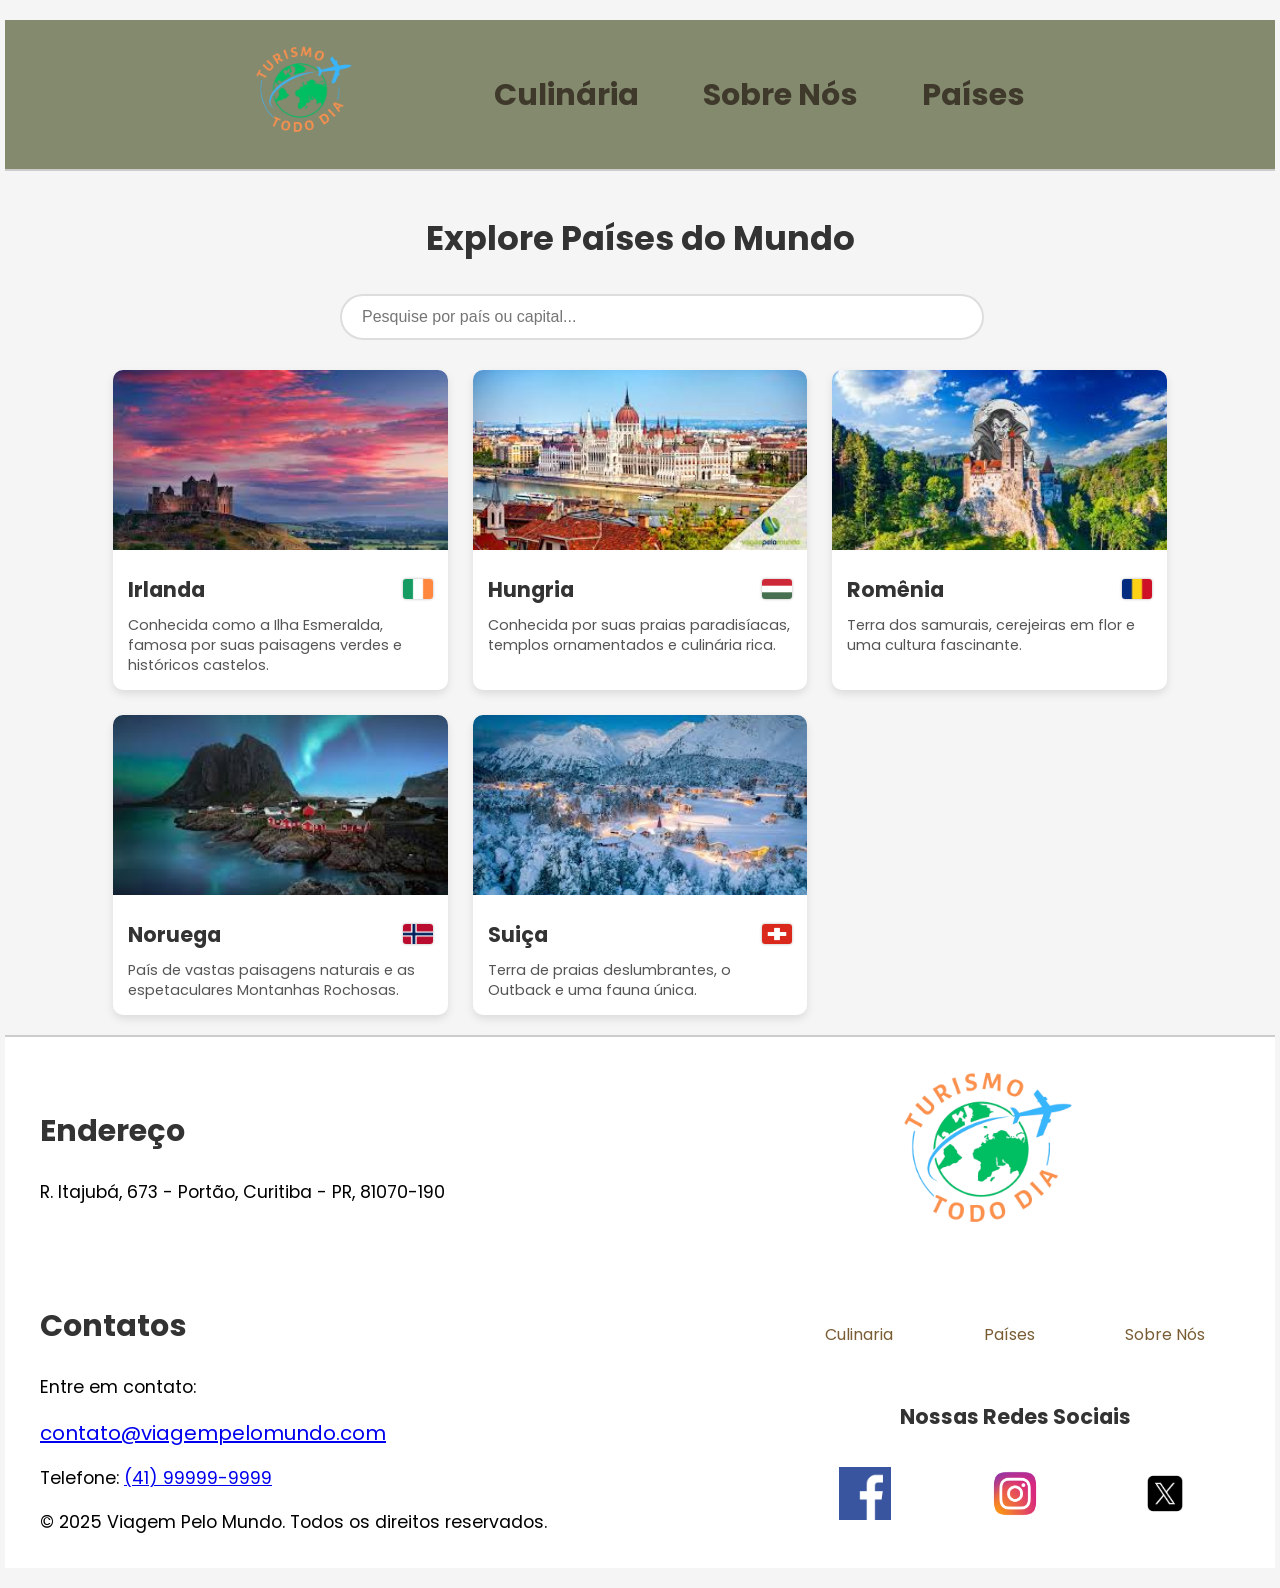
<file: TravelBlog/paises.html>
<!DOCTYPE html>
<html lang="pt-BR">
  
<head> 
  <meta charset = "UTF-8">
  <link rel="stylesheet" href="style.css">
  <title> Países </title>
  <link rel="icon" type="icon-title" href="Resources/logo.png">
  <script src="script.js"></script>
</head>

<body>
  <header>
    <div class="header-container"> 
      <div class="logo">
        <a href="index.html"><img src="Resources/logo.png" alt="Avião circulando o mundo com a frase: Turismo todo dia"></a>
      </div>

      <nav class="menu">
        <div class="otherpages"><a href="comida.html"><h2>Culinária</h2></a></div>
        <div class="otherpages"><a href="aboutus.html"><h2>Sobre Nós</h2></a></div>
        <div class="otherpages"><a href="paises.html"><h2>Países</h2></a></div>
      </nav>
    </div>
  </header>



  <main>
    <h1>Explore Países do Mundo</h1>
    
    <div class="search-container">
        <input type="text" id="searchInput" placeholder="Pesquise por país ou capital...">
    </div>
    
    <div class="country-container" id="countryContainer">
        <!-- Irlanda -->
        <a href="irlanda.html" class="country-card" data-search="irlanda dublin">
            <img src="Resources/irlandareference.jpg" alt="Irlanda" class="country-image">
            <div class="country-info">
                <div class="country-header">
                    <h3 class="country-name">Irlanda</h3>
                    <img src="Resources/bandeirairlanda.png" alt="Irlanda" class="flag">
                </div>
                <p class="country-desc">Conhecida como a Ilha Esmeralda, famosa por suas paisagens verdes e históricos castelos.</p>
            </div>
        </a>
        <!-- Hungria -->
        <a href="Hungria.html" class="country-card" data-search="hungria budapeste">
            <img src="Resources/hungriareference.jpg" alt="Hungria" class="country-image">
            <div class="country-info">
                <div class="country-header">
                    <h3 class="country-name">Hungria</h3>
                    <img src="Resources/bandeira hungria.png" alt="Hungria" class="flag">
                </div>
                <p class="country-desc">Conhecida por suas praias paradisíacas, templos ornamentados e culinária rica.</p>
            </div>
        </a>
        
        <!-- Romênia -->
        <a href="Romênia.html" class="country-card" data-search="romenia bucareste">
            <img src="Resources/romeniareference.jpg" alt="Japão" class="country-image">
            <div class="country-info">
                <div class="country-header">
                    <h3 class="country-name">Romênia</h3>
                    <img src="Resources/bandeiraromenia.png" alt="Romênia" class="flag">
                </div>
                <p class="country-desc">Terra dos samurais, cerejeiras em flor e uma cultura fascinante.</p>
            </div>
        </a>
        
        <!-- Noruega -->
        <a href="Noruega.html" class="country-card" data-search="noruega oslo">
            <img src="Resources/noruegareference.jpg" alt="Noruega" class="country-image">
            <div class="country-info">
                <div class="country-header">
                    <h3 class="country-name">Noruega</h3>
                    <img src="Resources/bandeiranoruega.png" alt="Noruega" class="flag">
                </div>
                <p class="country-desc">País de vastas paisagens naturais e as espetaculares Montanhas Rochosas.</p>
            </div>
        </a>
        
        
        <!-- Suiça -->
        <a href="Suiça.html" class="country-card" data-search="suica berna">
            <img src="Resources/suicareference.jpg" alt="Suiça" class="country-image">
            <div class="country-info">
                <div class="country-header">
                    <h3 class="country-name">Suiça</h3>
                    <img src="Resources/suicabandeira.png" alt="Suiça" class="flag">
                </div>
                <p class="country-desc">Terra de praias deslumbrantes, o Outback e uma fauna única.</p>
            </div>
        </a>
        
        
      </main>

      <footer> 
        <div class="footer-container">
        
          <div class="footer-info">
            <h2>Endereço</h2>
              <p> R. Itajubá, 673 - Portão, Curitiba - PR, 81070-190</p>
            </div>
  
          <div class="logo-site">
           <img src="Resources/logo.png" alt="Avião circulando o mundo com a frase: Turismo todo dia">
          </div>
          <div class="footer-info">
          <h2>Contatos</h2>
            <p>Entre em contato:</p> <a href="mailto:contato@viagempelomundo.com">contato@viagempelomundo.com</a></p>
            <p>Telefone: <a href="tel:+5541999999999">(41) 99999-9999</a></p>
            <p>&copy; 2025 Viagem Pelo Mundo. Todos os direitos reservados.</p>
          </div>
  
          
  
          <div class="links-social-container">
            <div class="footer-links">
              <nav>
                <a href="comida.html">Culinaria</a>
                <a href="paises.html">Países</a>
                <a href="aboutus.html">Sobre Nós</a>
              </nav>
            </div>
            <h5>Nossas Redes Sociais</h5>
            <div class="footer-social">
              <div class="logo">
                <a href="https://www.facebook.com" target="_blank">
                  <img src="Resources/facebook-icon.png" alt="Logo do Facebook sendo este um Facebook com fundo azul e letras brancas">
                </a>
              </div>
              <div class="logo">
                <a href="https://www.instagram.com" target="_blank">
                  <img src="Resources/instagram-icon.png" alt="Logo do Instagram sendo este uma câmera com fundo rosa e letras brancas">
                </a>
              </div>
              <div class="logo">
                <a href="https://www.twitter.com" target="_blank">
                  <img src="Resources/twitter-icon.png" alt="Logo do Twitter sendo este um passarinho com fundo azul e letras brancas">
                </a>
              </div>
              
            </div>
            
        </div>
      </div>
      </footer>
</body>

</html>
</file>
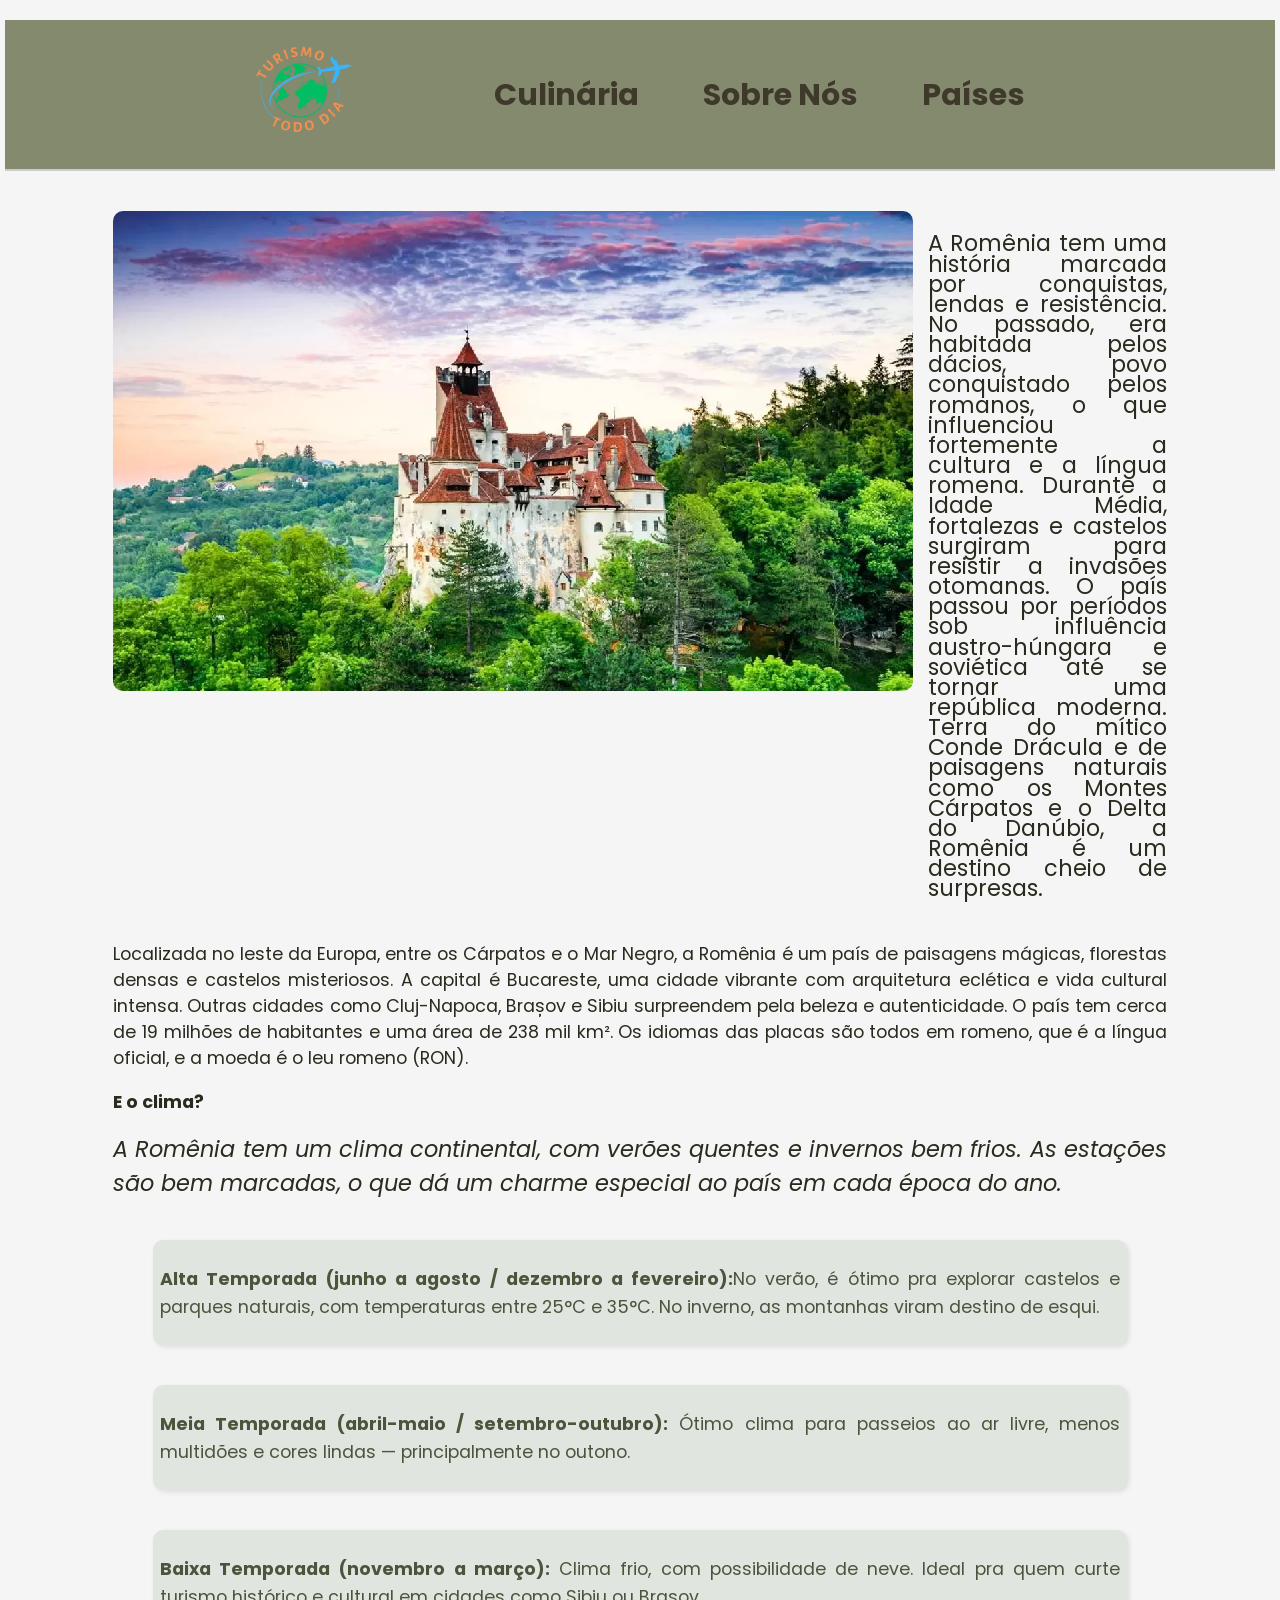
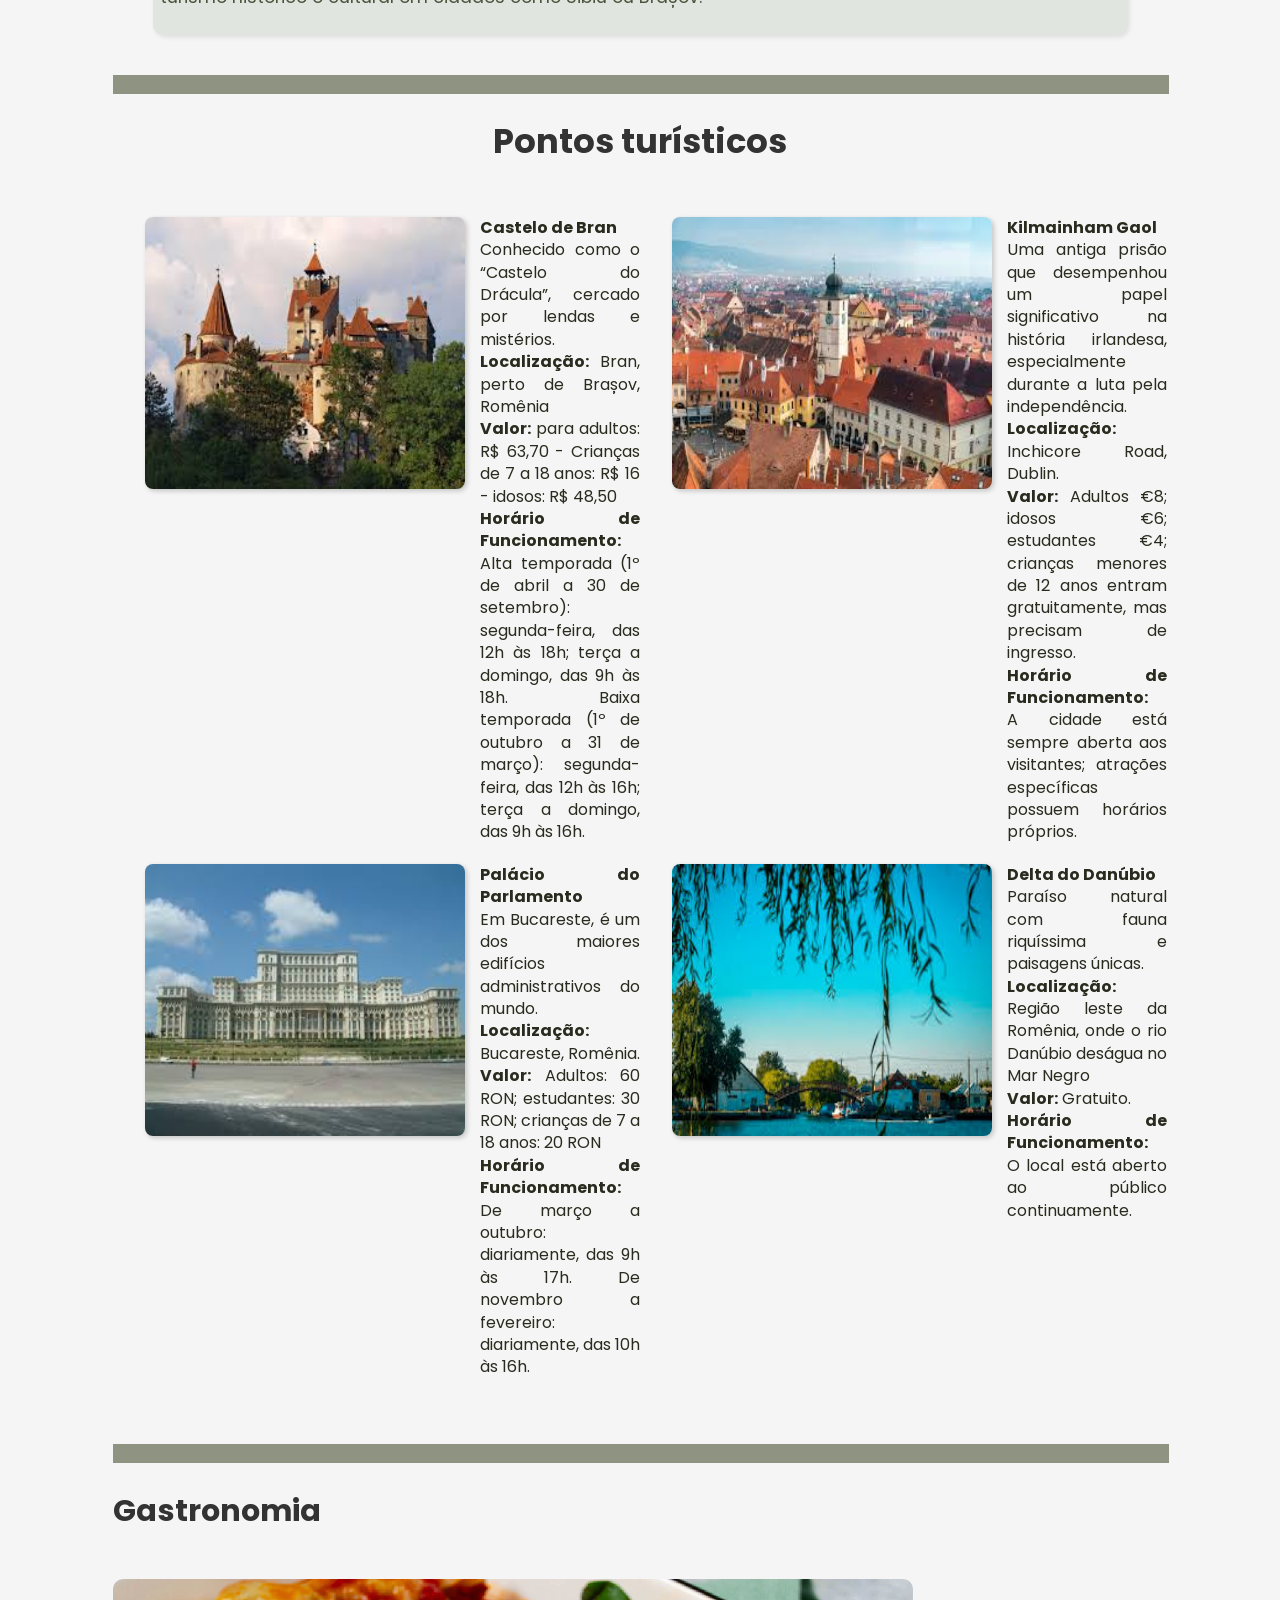
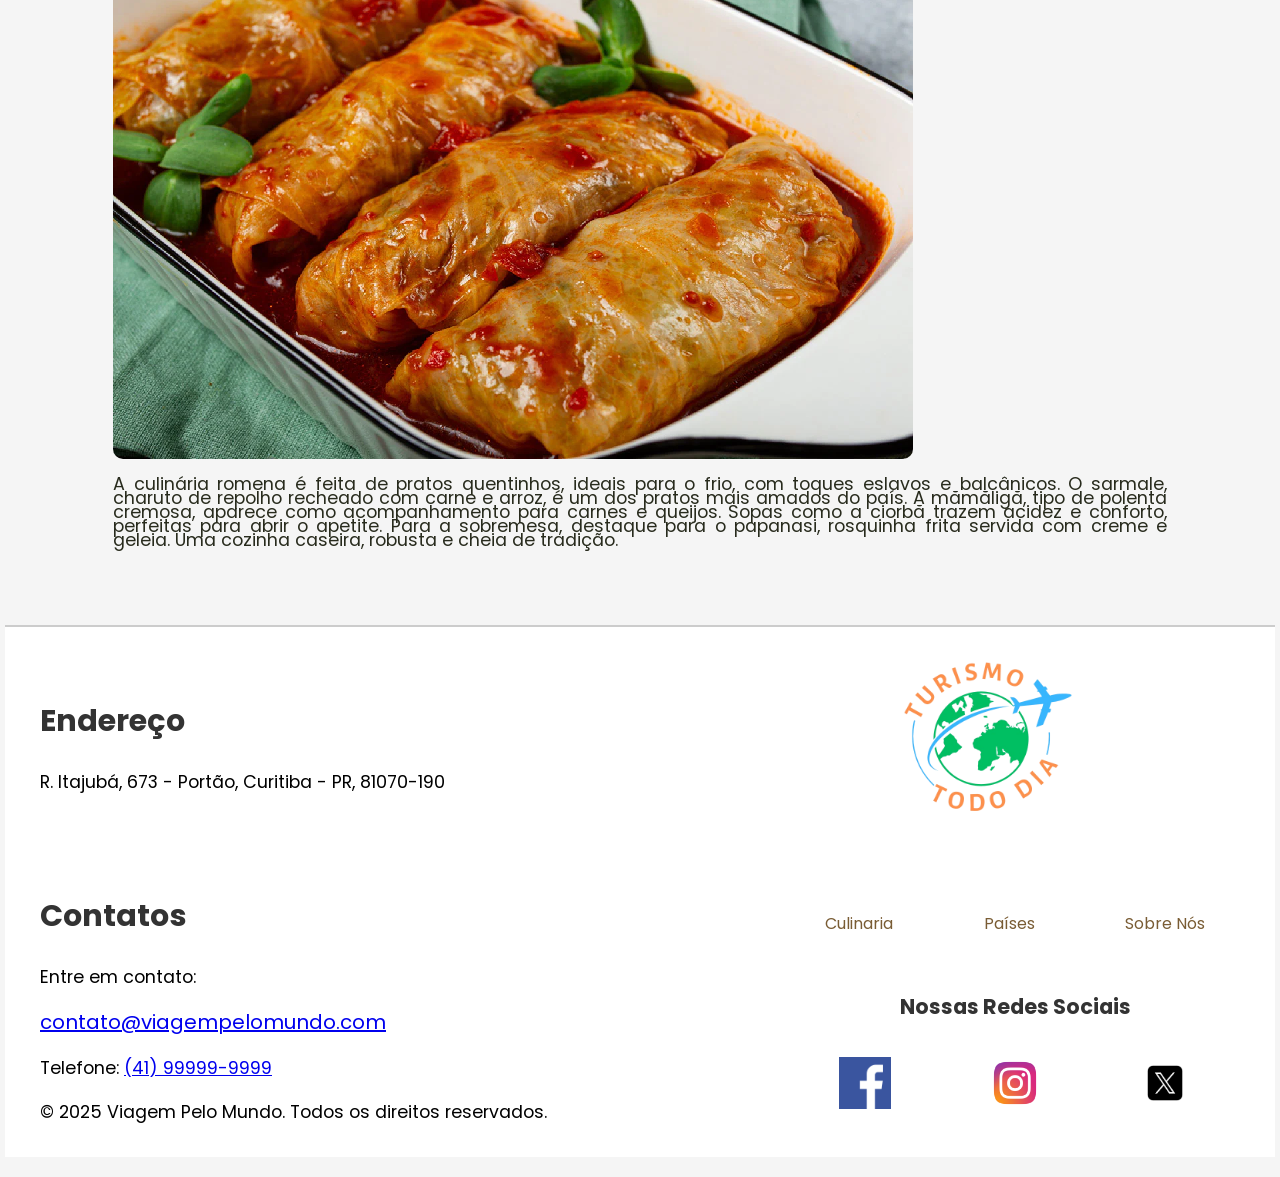
<file: TravelBlog/Romênia.html>
<!DOCTYPE html>
<html lang="pt-BR">

<head>
    <meta charset="UTF-8">
    <link rel="stylesheet" href="style.css">
    <title> Romênia </title>
    <link rel="icon" type="icon-title" href="Resources/logo.png">
    <script src="script.js"></script>
</head>

<body>
    <header>
        <div class="header-container"> 
          <div class="logo">
            <a href="index.html"><img src="Resources/logo.png" alt="Avião circulando o mundo com a frase: Turismo todo dia"></a>
          </div>
    
          <nav class="menu">
            <div class="otherpages"><a href="comida.html"><h2>Culinária</h2></a></div>
            <div class="otherpages"><a href="aboutus.html"><h2>Sobre Nós</h2></a></div>
            <div class="otherpages"><a href="paises.html"><h2>Países</h2></a></div>
          </nav>
        </div>
      </header>
    <body>
        <main>

            <section class="paises-container">
                <div class="linha">
                    <div class="carrossel-paises">

                        <img src="Resources/romenia_img1.webp" alt="Imagem 1">
                        <img src="Resources/romenia_img2.jpeg" alt="Imagem 2">
                        <img src="Resources/romenia_img3.jpg" alt="Imagem 3">
                    </div>

                    <div class="descricao1">
                        <p>
                            A Romênia tem uma história marcada por conquistas, lendas e resistência. No passado, era habitada pelos dácios, povo conquistado pelos romanos, o que influenciou fortemente a cultura e a língua romena. Durante a Idade Média, fortalezas e castelos surgiram
                            para resistir a invasões otomanas. O país passou por períodos sob influência austro-húngara e soviética até se tornar uma república moderna. Terra do mítico Conde Drácula e de paisagens naturais como os Montes Cárpatos e o
                            Delta do Danúbio, a Romênia é um destino cheio de surpresas.
                        </p>
                    </div>
                </div>
            </section>

            <div class="texto2">
                <p>
                    Localizada no leste da Europa, entre os Cárpatos e o Mar Negro, a Romênia é um país de paisagens mágicas, florestas densas e castelos misteriosos. A capital é Bucareste, uma cidade vibrante com arquitetura eclética e vida cultural intensa. Outras cidades
                    como Cluj-Napoca, Brașov e Sibiu surpreendem pela beleza e autenticidade. O país tem cerca de 19 milhões de habitantes e uma área de 238 mil km². Os idiomas das placas são todos em romeno, que é a língua oficial, e a moeda é o leu
                    romeno (RON).

                </p>
                <p>
                    <b>E o clima?</b>
                </p>
                <i> A Romênia tem um clima continental, com verões quentes e invernos bem frios. As estações são bem marcadas, o que dá um charme especial ao país em cada época do ano.</i>
                <br>
                <div class="alta-temporada">
                    <p>
                        <b>Alta Temporada (junho a agosto / dezembro a fevereiro):</b>No verão, é ótimo pra explorar castelos e parques naturais, com temperaturas entre 25°C e 35°C. No inverno, as montanhas viram destino de esqui.
                    </p>
                </div>
                <div class="meia-temporada">
                    <p>
                        <b>Meia Temporada (abril-maio / setembro-outubro):</b> Ótimo clima para passeios ao ar livre, menos multidões e cores lindas — principalmente no outono.
                    </p>
                </div>
                <div class="baixa-temporada">
                    <p>
                        <b>Baixa Temporada (novembro a março):</b> Clima frio, com possibilidade de neve. Ideal pra quem curte turismo histórico e cultural em cidades como Sibiu ou Brașov.
                    </p>
                </div>
            </div>

            <hr color="#8e9481" size="19px" width="100%">
            <h1> Pontos turísticos</h1>
            <div class="pontoReferencia">

                <div class="pontosTuristicos">
                    <div class="imagemponto">
                        <img src="Resources/pontoturistico1_romenia.jpeg" alt="pontoTuristico1">
                        <p>
                            <b>Castelo de Bran</b>
                            <br> Conhecido como o “Castelo do Drácula”, cercado por lendas e mistérios.
                            <br><b>Localização:</b> Bran, perto de Brașov, Romênia
                            <br><b>Valor:</b> para adultos: R$ 63,70 - Crianças de 7 a 18 anos: R$ 16 - idosos: R$ 48,50
                            <br><b>Horário de Funcionamento:</b>
                            <br>Alta temporada (1º de abril a 30 de setembro): segunda-feira, das 12h às 18h; terça a domingo, das 9h às 18h. Baixa temporada (1º de outubro a 31 de março): segunda-feira, das 12h às 16h; terça a domingo, das 9h às 16h.
                        </p>
                    </div>
                    <div class="imagemponto">
                        <img src="Resources/pontoturistico2_romenia.jpeg" alt="pontoTuristico2">
                        <p>
                            <b>Palácio do Parlamento </b>
                            <br>Em Bucareste, é um dos maiores edifícios administrativos do mundo.
                            <br><b>Localização:</b> Bucareste, Romênia.
                            <br><b>Valor:</b> Adultos: 60 RON; estudantes: 30 RON; crianças de 7 a 18 anos: 20 RON
                            <br><b>Horário de Funcionamento:</b>
                            <br> De março a outubro: diariamente, das 9h às 17h. De novembro a fevereiro: diariamente, das 10h às 16h.
                        </p>
                    </div>
                </div>

                <div class="pontosTuristicos">
                    <div class="imagemponto">
                        <img src="Resources/pontoturistico3_romenia.jpeg" alt="pontoTuristico3">
                        <p>
                            <b>Kilmainham Gaol</b>
                            <br>Uma antiga prisão que desempenhou um papel significativo na história irlandesa, especialmente durante a luta pela independência.
                            <br><b>Localização:</b> Inchicore Road, Dublin.
                            <br><b>Valor:</b> Adultos €8; idosos €6; estudantes €4; crianças menores de 12 anos entram gratuitamente, mas precisam de ingresso.
                            <br><b>Horário de Funcionamento:</b>
                            <br>A cidade está sempre aberta aos visitantes; atrações específicas possuem horários próprios.
                        </p>
                    </div>
                    <div class="imagemponto">
                        <img src="Resources/pontoturistico4_romenia.jpeg" alt="pontoTuristico4">
                        <p>
                            <b>Delta do Danúbio </b>
                            <br>Paraíso natural com fauna riquíssima e paisagens únicas.
                            <br><b>Localização:</b> Região leste da Romênia, onde o rio Danúbio deságua no Mar Negro
                            <br><b>Valor:</b> Gratuito.
                            <br><b>Horário de Funcionamento:</b>
                            <br> O local está aberto ao público continuamente.
                        </p>
                    </div>
                </div>
            </div>
            </div>

            <br>
            <hr color="#8e9481" size="19px" width="100%">

            <h2>Gastronomia</h2>

            <div class="gastronomia-container">
                <div class="linha">
                    <div class="carrossel-container">
                        <div class="carrossel">
                            <img src="Resources/comida1_romenia.webp" alt="Imagem 1">
                            <img src="Resources/comida2_romenia.jpeg" alt="Imagem 2">
                            <img src="Resources/comida3_romenia.jpeg" alt="Imagem 3">
                        </div>
                        <figcaption class="descricao-gastronomia">
                            <p>
                                A culinária romena é feita de pratos quentinhos, ideais para o frio, com toques eslavos e balcânicos. O sarmale, charuto de repolho recheado com carne e arroz, é um dos pratos mais amados do país. A mămăligă, tipo de polenta cremosa, aparece como acompanhamento
                                para carnes e queijos. Sopas como a ciorbă trazem acidez e conforto, perfeitas para abrir o apetite. Para a sobremesa, destaque para o papanasi, rosquinha frita servida com creme e geleia. Uma cozinha caseira, robusta e
                                cheia de tradição. </p>
                        </figcaption>
                    </div>
                </div>
            </div>
        </main>
        <footer>
            <div class="footer-container">
            
              <div class="footer-info">
                <h2>Endereço</h2>
                  <p> R. Itajubá, 673 - Portão, Curitiba - PR, 81070-190</p>
                </div>
        
              <div class="logo-site">
                <img src="Resources/logo.png" alt="Avião circulando o mundo com a frase: Turismo todo dia">
              </div>
              <div class="footer-info">
                <h2>Contatos</h2>
                <p>Entre em contato:</p> <a href="mailto:contato@viagempelomundo.com">contato@viagempelomundo.com</a></p>
                <p>Telefone: <a href="tel:+5541999999999">(41) 99999-9999</a></p>
                <p>&copy; 2025 Viagem Pelo Mundo. Todos os direitos reservados.</p>
              </div>
        
              
        
              <div class="links-social-container">
                <div class="footer-links">
                  <nav>
                    <a href="comida.html">Culinaria</a>
                    <a href="paises.html">Países</a>
                    <a href="aboutus.html">Sobre Nós</a>
                  </nav>
                </div>
                <h5>Nossas Redes Sociais</h5>
                <div class="footer-social">
                  <div class="logo">
                    <a href="https://www.facebook.com" target="_blank">
                      <img src="Resources/facebook-icon.png" alt="Logo do Facebook sendo este um Facebook com fundo azul e letras brancas">
                    </a>
                  </div>
                  <div class="logo">
                    <a href="https://www.instagram.com" target="_blank">
                      <img src="Resources/instagram-icon.png" alt="Logo do Instagram sendo este uma câmera com fundo rosa e letras brancas">
                    </a>
                  </div>
                  <div class="logo">
                    <a href="https://www.twitter.com" target="_blank">
                      <img src="Resources/twitter-icon.png" alt="Logo do Twitter sendo este um passarinho com fundo azul e letras brancas">
                    </a>
                  </div> 
                </div>
              </div>
            </div>
          </footer>
    </body>

</html>
</file>
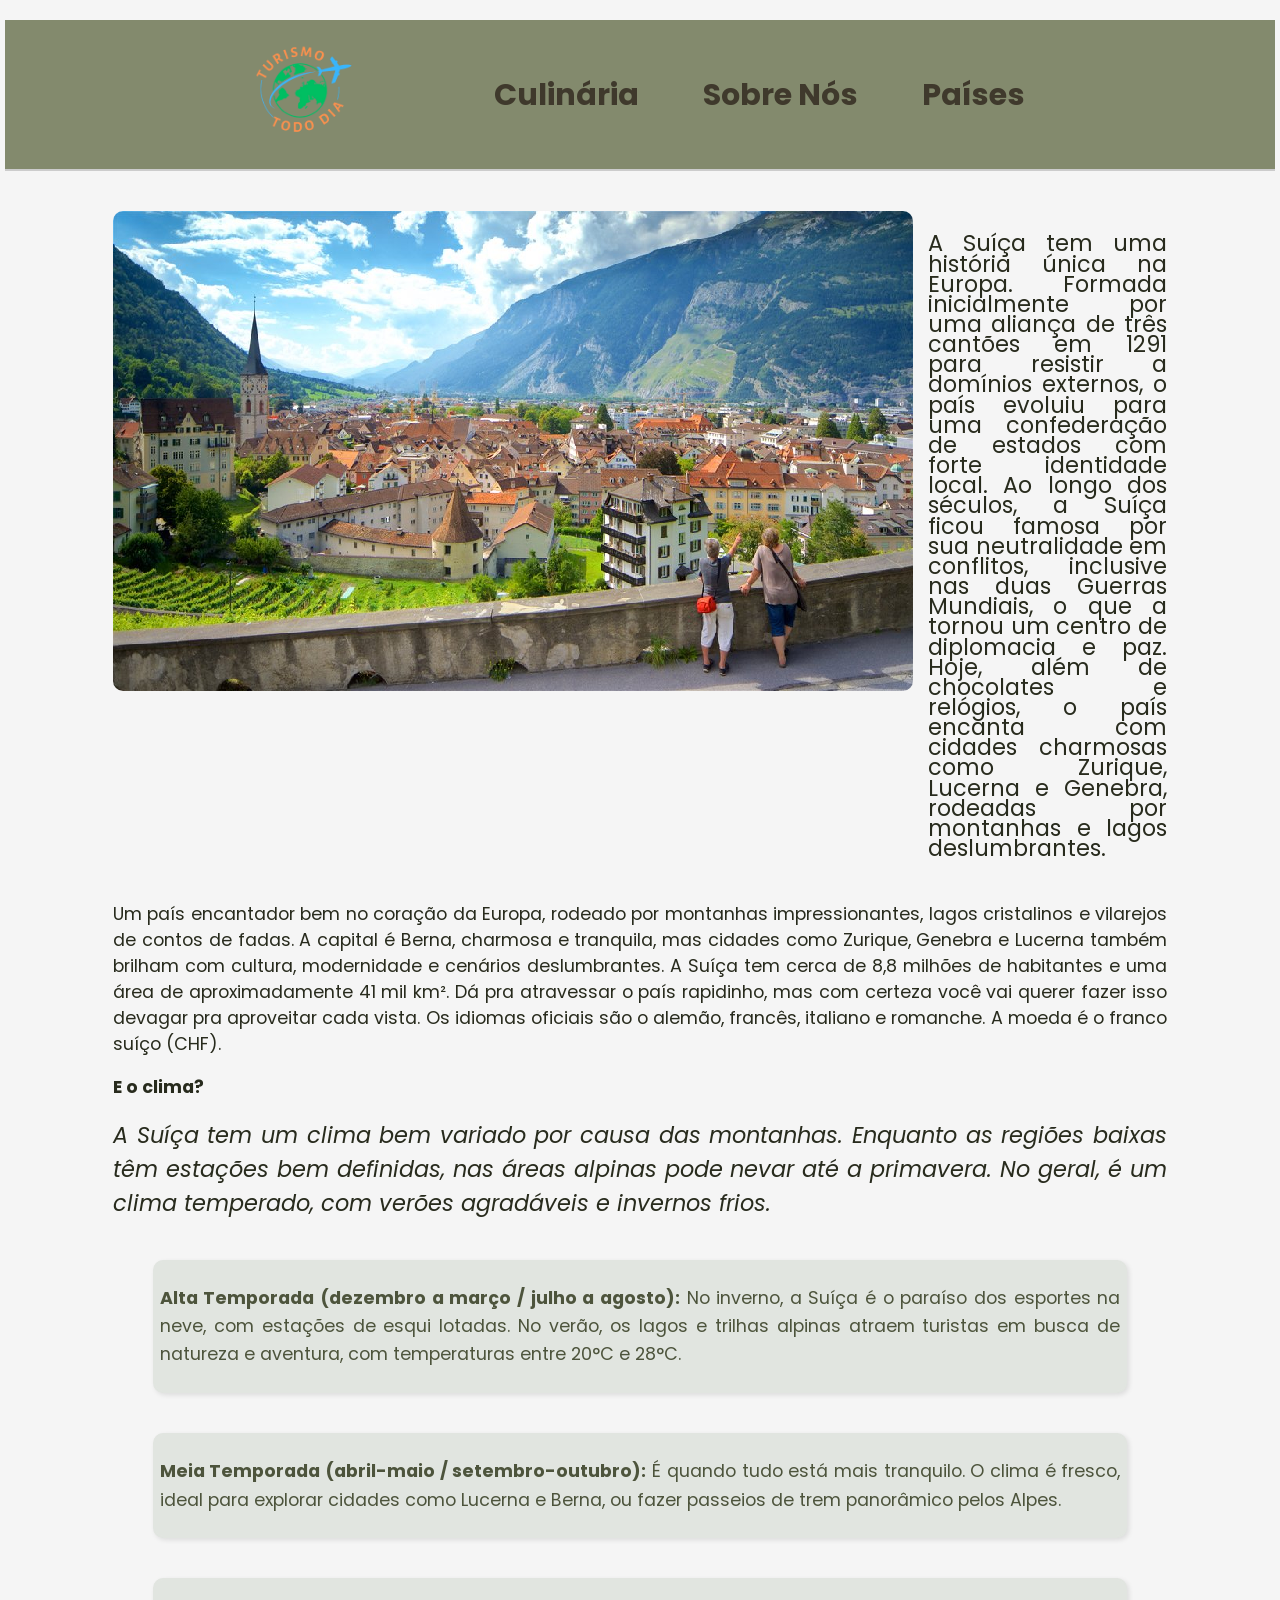
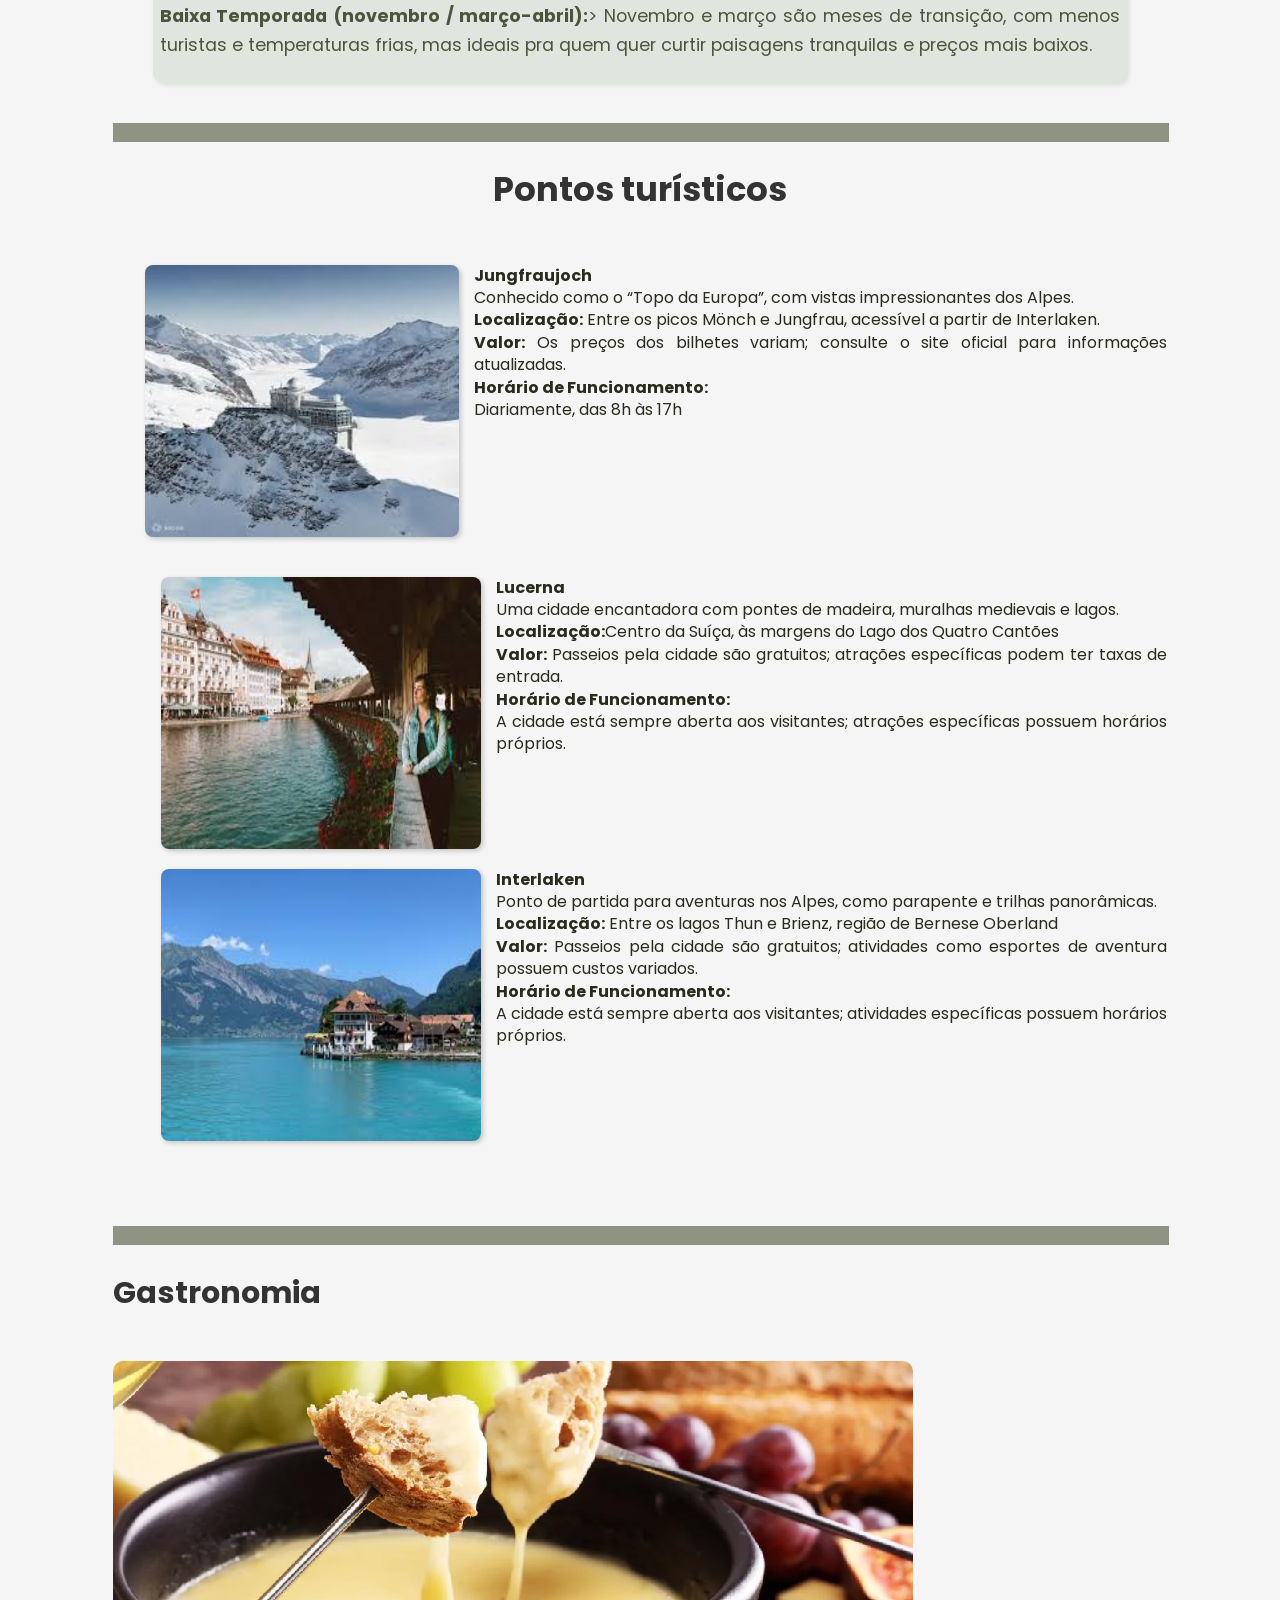
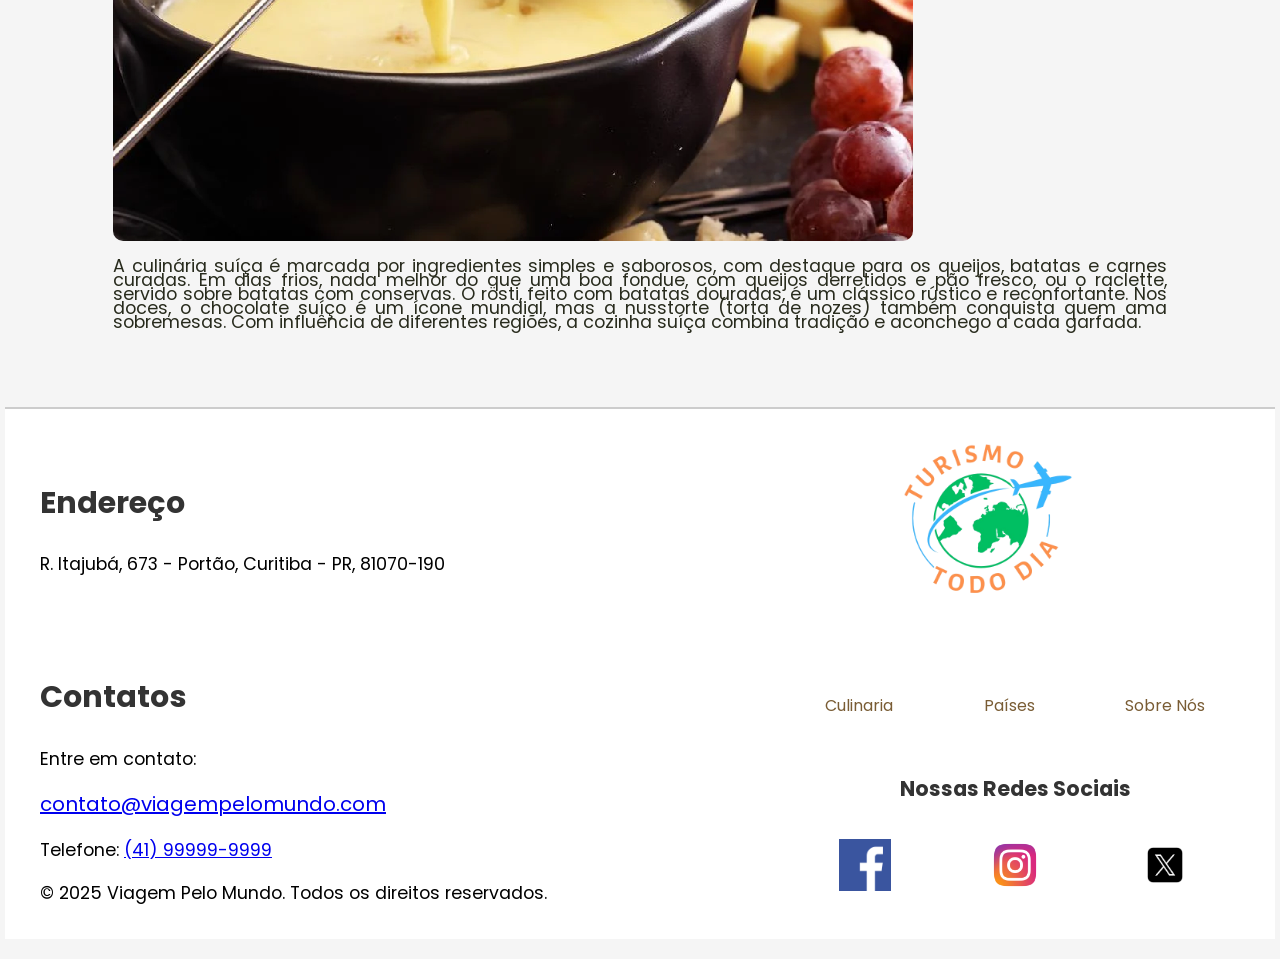
<file: TravelBlog/Suiça.html>
<!DOCTYPE html>
<html lang="pt-BR">

<head>
    <meta charset="UTF-8">
    <link rel="stylesheet" href="style.css">
    <title> Suíça </title>
    <link rel="icon" type="icon-title" href="Resources/logo.png">
    <script src="script.js"></script>
</head>

<body>
    <header>
        <div class="header-container">
            <div class="logo">
                <a href="index.html"><img src="Resources/logo.png" alt="Avião circulando o mundo com a frase: Turismo todo dia"></a>
            </div>

            <nav class="menu">
                <div class="otherpages">
                    <a href="comida.html">
                        <h2>Culinária</h2>
                    </a>
                </div>
                <div class="otherpages">
                    <a href="aboutus.html">
                        <h2>Sobre Nós</h2>
                    </a>
                </div>
                <div class="otherpages">
                    <a href="paises.html">
                        <h2>Países</h2>
                    </a>
                </div>
            </nav>
        </div>
    </header>

    <body>
        <main>

            <section class="paises-container">
                <div class="linha">
                    <div class="carrossel-paises">

                        <img src="Resources/suica_img1.jpg" alt="Imagem 1">
                        <img src="Resources/suica_img2.jpg" alt="Imagem 2">
                        <img src="Resources/suica_img3.webp" alt="Imagem 3">
                    </div>

                    <div class="descricao1">
                        <p>
                            A Suíça tem uma história única na Europa. Formada inicialmente por uma aliança de três cantões em 1291 para resistir a domínios externos, o país evoluiu para uma confederação de estados com forte identidade local. Ao longo dos séculos, a Suíça ficou famosa
                            por sua neutralidade em conflitos, inclusive nas duas Guerras Mundiais, o que a tornou um centro de diplomacia e paz. Hoje, além de chocolates e relógios, o país encanta com cidades charmosas como Zurique, Lucerna e Genebra,
                            rodeadas por montanhas e lagos deslumbrantes. </p>
                    </div>
                </div>
            </section>

            <div class="texto2">
                <p>
                    Um país encantador bem no coração da Europa, rodeado por montanhas impressionantes, lagos cristalinos e vilarejos de contos de fadas. A capital é Berna, charmosa e tranquila, mas cidades como Zurique, Genebra e Lucerna também brilham com cultura, modernidade
                    e cenários deslumbrantes. A Suíça tem cerca de 8,8 milhões de habitantes e uma área de aproximadamente 41 mil km². Dá pra atravessar o país rapidinho, mas com certeza você vai querer fazer isso devagar pra aproveitar cada vista. Os
                    idiomas oficiais são o alemão, francês, italiano e romanche. A moeda é o franco suíço (CHF).

                </p>
                <p>
                    <b>E o clima?</b>
                </p>
                <i>A Suíça tem um clima bem variado por causa das montanhas. Enquanto as regiões baixas têm estações bem definidas, nas áreas alpinas pode nevar até a primavera. No geral, é um clima temperado, com verões agradáveis e invernos frios.</i>
                <br>
                <div class="alta-temporada">
                    <p>
                        <b>Alta Temporada (dezembro a março / julho a agosto):</b> No inverno, a Suíça é o paraíso dos esportes na neve, com estações de esqui lotadas. No verão, os lagos e trilhas alpinas atraem turistas em busca de natureza e aventura,
                        com temperaturas entre 20°C e 28°C.
                    </p>
                </div>
                <div class="meia-temporada">
                    <p>
                        <b>Meia Temporada (abril-maio / setembro-outubro):</b> É quando tudo está mais tranquilo. O clima é fresco, ideal para explorar cidades como Lucerna e Berna, ou fazer passeios de trem panorâmico pelos Alpes.
                </div>
                <div class="baixa-temporada">
                    <p>
                        <b>Baixa Temporada (novembro / março-abril):</b>> Novembro e março são meses de transição, com menos turistas e temperaturas frias, mas ideais pra quem quer curtir paisagens tranquilas e preços mais baixos.
                    </p>
                </div>
            </div>

            <hr color="#8e9481" size="19px" width="100%">
            <h1> Pontos turísticos</h1>
            <div class="pontoReferencia">

                <div class="pontosTuristicos">
                    <div class="imagemponto">

                        <div class="imagemponto">
                            <img src="Resources/pontoturistico2_suica.jpeg" alt="pontoTuristico2">
                            <p>
                                <b>Jungfraujoch</b>
                                <br>Conhecido como o “Topo da Europa”, com vistas impressionantes dos Alpes.
                                <br><b>Localização:</b> Entre os picos Mönch e Jungfrau, acessível a partir de Interlaken.
                                <br><b>Valor:</b> Os preços dos bilhetes variam; consulte o site oficial para informações atualizadas.
                                <br><b>Horário de Funcionamento:</b>
                                <br> Diariamente, das 8h às 17h
                            </p>
                        </div>
                    </div>

                    <div class="pontosTuristicos">
                        <div class="imagemponto">
                            <img src="Resources/pontoturistico3_suica.jpeg" alt="pontoTuristico3">
                            <p>
                                <b>Lucerna </b>
                                <br>Uma cidade encantadora com pontes de madeira, muralhas medievais e lagos.
                                <br><b>Localização:</b>Centro da Suíça, às margens do Lago dos Quatro Cantões
                                <br><b>Valor:</b> Passeios pela cidade são gratuitos; atrações específicas podem ter taxas de entrada.
                                <br><b>Horário de Funcionamento:</b>
                                <br> A cidade está sempre aberta aos visitantes; atrações específicas possuem horários próprios.
                            </p>
                        </div>
                        <div class="imagemponto">
                            <img src="Resources/pontoturistico4_suica.jpeg" alt="pontoTuristico4">
                            <p>
                                <b>Interlaken </b>
                                <br>Ponto de partida para aventuras nos Alpes, como parapente e trilhas panorâmicas.
                                <br><b>Localização:</b> Entre os lagos Thun e Brienz, região de Bernese Oberland
                                <br><b>Valor:</b> Passeios pela cidade são gratuitos; atividades como esportes de aventura possuem custos variados.
                                <br><b>Horário de Funcionamento:</b>
                                <br> A cidade está sempre aberta aos visitantes; atividades específicas possuem horários próprios.
                            </p>
                        </div>
                    </div>
                </div>
            </div>

            <br>
            <hr color="#8e9481" size="19px" width="100%">

            <h2>Gastronomia</h2>

            <div class="gastronomia-container">
                <div class="linha">
                    <div class="carrossel-container">
                        <div class="carrossel">
                            <img src="Resources/comida1_suica.webp" alt="Imagem 1">
                            <img src="Resources/comida2_suica.jpg" alt="Imagem 2">
                            <img src="Resources/comida3_suica.jpg" alt="Imagem 3">
                        </div>
                        <figcaption class="descricao-gastronomia">
                            <p>
                                A culinária suíça é marcada por ingredientes simples e saborosos, com destaque para os queijos, batatas e carnes curadas. Em dias frios, nada melhor do que uma boa fondue, com queijos derretidos e pão fresco, ou o raclette, servido sobre batatas com conservas.
                                O rösti, feito com batatas douradas, é um clássico rústico e reconfortante. Nos doces, o chocolate suíço é um ícone mundial, mas a nusstorte (torta de nozes) também conquista quem ama sobremesas. Com influência de diferentes
                                regiões, a cozinha suíça combina tradição e aconchego a cada garfada.
                            </p>
                        </figcaption>
                    </div>
                </div>
            </div>
        </main>
        <footer>
            <div class="footer-container">

                <div class="footer-info">
                    <h2>Endereço</h2>
                    <p> R. Itajubá, 673 - Portão, Curitiba - PR, 81070-190</p>
                </div>

                <div class="logo-site">
                    <img src="Resources/logo.png" alt="Avião circulando o mundo com a frase: Turismo todo dia">
                </div>
                <div class="footer-info">
                    <h2>Contatos</h2>
                    <p>Entre em contato:</p> <a href="mailto:contato@viagempelomundo.com">contato@viagempelomundo.com</a></p>
                    <p>Telefone: <a href="tel:+5541999999999">(41) 99999-9999</a></p>
                    <p>&copy; 2025 Viagem Pelo Mundo. Todos os direitos reservados.</p>
                </div>



                <div class="links-social-container">
                    <div class="footer-links">
                        <nav>
                            <a href="comida.html">Culinaria</a>
                            <a href="paises.html">Países</a>
                            <a href="aboutus.html">Sobre Nós</a>
                        </nav>
                    </div>
                    <h5>Nossas Redes Sociais</h5>
                    <div class="footer-social">
                        <div class="logo">
                            <a href="https://www.facebook.com" target="_blank">
                                <img src="Resources/facebook-icon.png" alt="Logo do Facebook sendo este um Facebook com fundo azul e letras brancas">
                            </a>
                        </div>
                        <div class="logo">
                            <a href="https://www.instagram.com" target="_blank">
                                <img src="Resources/instagram-icon.png" alt="Logo do Instagram sendo este uma câmera com fundo rosa e letras brancas">
                            </a>
                        </div>
                        <div class="logo">
                            <a href="https://www.twitter.com" target="_blank">
                                <img src="Resources/twitter-icon.png" alt="Logo do Twitter sendo este um passarinho com fundo azul e letras brancas">
                            </a>
                        </div>
                    </div>
                </div>
            </div>
        </footer>
    </body>

</html>
</file>
<file: TravelBlog/style.css>
@import url('https://fonts.googleapis.com/css2?family=Poppins:wght@300;400;500;600;700&display=swap');
p {
    font-size: 1.1rem;
}

h1 {
    font-size: 2.1rem;
    color: #333;
}

h2 {
    font-size: 1.9rem;
    color: #333;
}

h3 {
    font-size: 1.7rem;
    color: #333;
}

h4 {
    font-size: 1.5rem;
    color: #333;
}

h5 {
    font-size: 1.3rem;
    color: #333;
}

p >*{
    overflow-x: hidden;

}

body {
    width: 100%;
    display: flex;
    flex-direction: column;
    align-items: center;
    background-color: #cbcbc2;
    font-size: 1rem;
    margin: 0;
    padding: 0;
    box-sizing: border-box;
    overflow-x: hidden;
    font-family: 'Poppins', -apple-system, BlinkMacSystemFont, 'Segoe UI', Roboto, Oxygen, Ubuntu, Cantarell, sans-serif;
}

main {
    overflow-x: hidden;
    width: 95%;
    padding: 15px;
    overflow: auto;
    font-family: 'Poppins', -apple-system, BlinkMacSystemFont, 'Segoe UI', Roboto, Oxygen, Ubuntu, Cantarell, sans-serif;
}

header {
    width: 100%;
    height: auto;
    display: flex;
    justify-content: center;
    padding: 15px;
    background-color: #838a6d;
    border-bottom: 0.125rem solid #ccc;
    font-family: 'Poppins', -apple-system, BlinkMacSystemFont, 'Segoe UI', Roboto, Oxygen, Ubuntu, Cantarell, sans-serif;
}

.otherpages {
    display: flex;
    flex-direction: row;
}

header .header-container {
    max-width: 1400px;
    display: flex;
    gap: 8rem;
    /* Usa Flexbox para organizar os elementos */
    justify-content: space-between;
    /* Espaço entre os itens */
    align-items: center;
    /* Alinha os itens verticalmente */
}

header .header-container .logo img {
    width: 110px;
    height: auto;
}

header .search {
    font-size: 1.5rem;
    color: #FFE8D6;
    font-weight: bold;
    text-align: center;
}

header label {
    font-size: 1rem;
    color: #333;
    font-weight: bold;
    text-align: center;
}

header .search-bar {
    width: 100%;
    max-width: 300px;
    display: flex;
    flex-direction: column;
    align-items: center;
}

header .search-bar input[type="search"] {
    width: 90%;
    max-width: 25rem;
    padding: 0.5rem;
    font-size: 1rem;
    border: 1px solid #ccc;
    border-radius: 0.3125rem;
}

header .menu {
    display: flex;
    flex-direction: row;
    justify-content: space-between;
    list-style: none;
    padding: 0;
    text-align: center;
    margin: 0;
    gap: 3rem;
}

header .menu h2 {
    color: #3f392c;
}

header .menu a {
    text-decoration: none;
    color: #795c34;
    font-size: 0.9rem;
    padding: 0.5rem;
    transition: color 0.3s;
}

header .menu a:hover {
    color: #fff;
    background-color: #e1e5e0;
}

header .orcamento {
    display: flex;
    align-items: center;
    margin-top: 10px;
}

header .orcamento a {
    text-decoration: none;
    color: #CB997E;
    font-size: 0.9rem;
    font-weight: bold;
    padding: 0.5rem 0.8rem;
    border: 0.125rem solid #CB997E;
    border-radius: 0.3125rem;
    transition: all 0.3s;
}

header .orcamento a:hover {
    background-color: #CB997E;
    color: #fff;
}

nav {
    display: flex;
    justify-content: space-between;
    align-items: center;
    padding: 0.625rem 1.25rem;
}

nav a {
    text-decoration: none;
    color: #795c34;
    font-size: 1rem;
    padding: 0.625rem 0.9375rem;
    border-radius: 0.3125rem;
    transition: background-color 0.3s, color 0.3s;
}

.menu {
    display: flex;
    /* Usa Flexbox para organizar os itens do menu */
    justify-content: space-between;
    /* Centraliza os itens */
    list-style: none;
    /* Remove os marcadores da lista */
    padding: 10px;
    /* Remove o espaçamento interno */
    margin: 5px;
    /* Remove o espaçamento externo */
    gap: 40px;
    /* Espaçamento entre os itens */
}


/*pag paises*/

figure {
    display: flex;
    align-items: center;
}

.explicacaoinfo {
    display: grid;
    grid-template-columns: max-content;
    font-size: 0.5rem;
    background-color: #FFE8D6;
}

figure img {
    display: inline-block;
    width: 50%;
    /* A imagem ocupa 100% da largura do contêiner */
    max-width: 800px;
    /* Largura máxima da imagem */
    height: 100%;
    max-height: 800px;
    /* Altura máxima da imagem */
    border-radius: 8px;
    border: #484848 solid 2px;
    /* Borda ao redor da imagem */
}

.vendas-form input,
.vendas-form textarea {
    width: 90%;
    padding: 0.8rem;
    border: 1px solid #ddd;
    border-radius: 6px;
    font-size: 1rem;
}

.vendas-form button {
    background-color: #CB997E;
    color: white;
    border: none;
    padding: 1rem;
    border-radius: 6px;
    font-size: 1.1rem;
    font-weight: 600;
    cursor: pointer;
    transition: background-color 0.3s;
}

.vendas-form button:hover {
    background-color: #b3866d;
}

.vendas-form textarea {
    min-height: 50px;
    resize: vertical;
}

.vendas-form label {
    font-size: 1.1rem;
    color: #333;
    font-weight: 500;
}

.vendas-form {
    display: grid;
    grid-template-columns: 1fr;
    gap: 1.2rem;
    background-color: #FFE8D6;
    padding: 2rem;
    border-radius: 10px;
    box-shadow: 0 2px 4px rgba(0, 0, 0, 0.1);
}

.vendas-form button {
    background-color: #CB997E;
    color: #fff;
    font-size: 1rem;
    padding: 0.625rem 0.9375rem;
    border: none;
    border-radius: 0.3125rem;
    cursor: pointer;
    transition: background-color 0.3s, color 0.3s;
}

.vendas-form button:hover {
    background-color: #fff;
    color: #CB997E;
}

.itens-venda img {
    width: 60px;
    height: 60px;
    object-fit: cover;
    border-radius: 8px;
}

.itens-venda h1 {
    font-size: 1.3rem;
    margin: 0;
    font-weight: 600;
}

.itens-venda a {
    display: flex;
    align-items: center;
    gap: 1.5rem;
    text-decoration: none;
    color: #333;
}

.itens-venda {
    display: grid;
    grid-template-columns: 1fr;
    gap: 1.5rem;
    padding: 0;
    margin: 0;
    list-style: none;
}

.itens-venda li {
    background-color: #e1e5e0;
    padding: 1.5rem;
    border-radius: 10px;
    box-shadow: 0 2px 4px rgba(0, 0, 0, 0.1);
    transition: transform 0.3s ease;
}

.itens-venda li:hover {
    transform: translateY(-5px);
}

.main-container {
    display: flex;
    flex-direction: column;
    align-items: center;
    padding: 15px;
    background-color: #e1e5e0;
    border-radius: 8px;
    box-shadow: 0 2px 4px rgba(0, 0, 0, 0.1);
    width: 100%;
    margin: 10px 0;
}



.news-card-container {
    display: flex;
    flex-direction: column;
    align-content: center;
    align-items: center;
    gap: 15px;
    padding: 15px;
    border-radius: 8px;
    width: 100%;
}
body {
    font-family: 'Segoe UI', Tahoma, Geneva, Verdana, sans-serif;
    background-color: #f5f5f5;
    margin: 0;
    padding: 20px;
}

h1 {
    text-align: center;
    color: #333;
    margin-bottom: 30px;
}

.search-container {
    max-width: 600px;
    margin: 0 auto 30px;
}

#searchInput {
    width: 100%;
    padding: 12px 20px;
    border: 2px solid #ddd;
    border-radius: 25px;
    font-size: 16px;
    outline: none;
    transition: border-color 0.3s;
}

#searchInput:focus {
    border-color: #4CAF50;
}

.country-container {
    display: grid;
    grid-template-columns: repeat(auto-fill, minmax(280px, 1fr));
    gap: 25px;
    max-width: 1200px;
    margin: 0 auto;
}

.country-card {
    background-color: white;
    border-radius: 10px;
    overflow: hidden;
    box-shadow: 0 4px 8px rgba(0, 0, 0, 0.1);
    transition: transform 0.3s ease;
    text-decoration: none;
    color: inherit;
    display: block;
}

.country-card:hover {
    transform: translateY(-5px);
    box-shadow: 0 6px 12px rgba(0, 0, 0, 0.15);
}

.country-image {
    width: 100%;
    height: 180px;
    object-fit: cover;
}

.country-info {
    padding: 15px;
}

.country-header {
    display: flex;
    justify-content: space-between;
    align-items: center;
    margin-bottom: 10px;
}

.country-name {
    font-size: 1.3rem;
    font-weight: bold;
    margin: 0;
    color: #333;
}

.flag {
    width: 40px;
    height: 25px;
    border-radius: 3px;
    box-shadow: 0 0 5px rgba(0, 0, 0, 0.2);
}

.country-capital {
    font-size: 1rem;
    color: #666;
    margin: 5px 0;
}

.country-desc {
    font-size: 0.9rem;
    color: #555;
    margin: 10px 0 0;
    line-height: 1.4;
}

.no-results {
    text-align: center;
    grid-column: 1 / -1;
    color: #666;
    font-size: 1.2rem;
    margin-top: 50px;
    display: none;
}

.food-container {
    display: grid;
    grid-template-columns: repeat(auto-fill, minmax(300px, 1fr));
    gap: 25px;
    max-width: 1200px;
    margin: 0 auto;
}

.food-card {
    background-color: white;
    border-radius: 10px;
    overflow: hidden;
    box-shadow: 0 4px 8px rgba(0, 0, 0, 0.1);
    transition: transform 0.3s ease;
}

.food-card:hover {
    transform: translateY(-5px);
}

.food-image {
    width: 100%;
    height: 200px;
    object-fit: cover;
}

.food-info {
    padding: 15px;
}

.food-header {
    display: flex;
    justify-content: space-between;
    align-items: center;
    margin-bottom: 10px;
}

.food-name {
    font-size: 1.2rem;
    font-weight: bold;
    margin: 0;
}

.flag {
    width: 30px;
    height: 20px;
    border-radius: 3px;
    box-shadow: 0 0 3px rgba(0, 0, 0, 0.3);
}

.food-price {
    font-size: 1.1rem;
    color: #e63946;
    font-weight: bold;
    margin: 10px 0;
}

.rating {
    display: flex;
    margin-top: 10px;
}

.star {
    font-size: 1.5rem;
    color: #ddd;
    cursor: pointer;
    transition: color 0.2s;
}

.star:hover, .star.active {
    color: #ffc107;
}

.rating-value {
    margin-left: 10px;
    font-weight: bold;
    color: #555;
}
.news-card-mainpage {
    display: flex;          /* Ativa o flexbox */
    flex-wrap: wrap;        /* Permite que os cards quebrem para a próxima linha */
    gap: 20px;             /* Espaço entre os cards */
    padding: 20px;
    max-width: 1400px;     /* Largura máxima do container */
    margin: 0 auto;        /* Centraliza na página */
    justify-content: center; /* Centraliza os cards horizontalmente */
}

.news-card p {
    margin: 0 15px 15px;
    font-size: 0.9rem;
    color: #555;
    line-height: 1.4;
}

.news-card {
    flex: 1 ; /* 6 cards por linha (100%/6) com gap */
    min-width: 250px;      /* Largura mínima para cada card */
    max-width: 300px;      /* Largura máxima para cada card */
    background-color: white;
    border-radius: 10px;
    overflow: hidden;
    box-shadow: 0 4px 8px rgba(0, 0, 0, 0.1);
    transition: transform 0.3s ease;
}

.news-card img {
    width: 100%;
    height: 180px;
    object-fit: cover;
    border-bottom: 1px solid #eee;
}

.news-card h4 {
    margin: 15px 15px 10px;
    font-size: 1.1rem;
    line-height: 1.3;
    color: #2c3e50;
}

.news-card a {
    text-decoration: none;
    color: #282b1d;
    font-size: 1rem;
    font-weight: bold;
    border-radius: 0.3125rem;
    transition: background-color 0.3s, color 0.3s;
}

.news-card:hover {
    transform: translateY(-5px);
    box-shadow: 0 6px 12px rgba(0, 0, 0, 0.15);
}

.news-image-container {
    background-image: url("Resources/travel-bg.jpg");
    height: 20rem;
    width: 100%;
    max-width: 1920px;
    max-height: 1080px;
    background-repeat: no-repeat;
    background-position: center;
    background-attachment: fixed;
    background-size: contain;
    box-shadow: #333 0px 0px 10px;
}

.descricao1 {
    flex: 1;
    /* Faz o texto ocupar o espaço restante */
    /* Altura da linha para melhor legibilidade */
    color: #282b1d;
    /* Cor do texto */
    text-align: justify;
    /* Justifica o texto */
}

.paises-container,
.carrossel-container {
    display: flex 1;
    grid-template-rows: 1fr 1fr;
    /* Organiza os elementos em linha */
    align-items: center;
    /* Alinha verticalmente */
    gap: 2rem;
    /* Espaço entre o carrossel e o texto */
    margin: 20px 0;
    /* Adiciona sombra */
}

.carrossel-paises,
.carrossel {
    height: 30rem;
    max-height: 192rem;
    width: 50rem;
    max-width: 108rem;
    align-self: baseline;
    overflow: hidden;
    position: relative;
    border-radius: 10px;
}

.carrossel-container img,
.carrossel-paises img,
.carrossel img {
    width: 100%;
    /* Cada imagem ocupa 100% da largura do carrossel */
    height: 100%;
    max-width: 50rem;
    max-height: 70rem;
    /* Ajusta a altura para preencher o carrossel */
    position: absolute;
    /* Sobrepõe as imagens umas às outras */
    top: 0;
    left: 0;
    opacity: 0;
    /* Torna as imagens invisíveis por padrão */
    transition: opacity 2s ease-in-out;
    /* Transição suave entre imagens */
    image-rendering: pixelated;
    /* Melhora a qualidade da imagem */
}



.descricao-gastronomia {
    flex: 1;
    justify-content: flex-start;
    /* Faz o texto ocupar o espaço restante */
    font-size: 1.7rem;
    /* Tamanho da fonte */
    line-height: 0.8;
    /* Altura da linha para melhor legibilidade */
    color: #282b1d;
    /* Cor do texto */
    text-align: justify;
    /* Justifica o texto */
}

.carrossel-gastronomia img {
    width: 100%;
    /* Cada imagem ocupa 100% da largura do carrossel */
    height: 100%;
    max-width: 50rem;
    max-height: 70rem;
    /* Ajusta a altura para preencher o carrossel */
    position: absolute;
    /* Sobrepõe as imagens umas às outras */
    top: 0;
    left: 0;
    opacity: 0;
    /* Torna as imagens invisíveis por padrão */
    transition: opacity 2s ease-in-out;
    /* Transição suave entre imagens */
    image-rendering: pixelated;
    /* Melhora a qualidade da imagem */
}

.paises-container p {
    flex: 1;
    justify-content: flex-start;
    /* Faz o texto ocupar o espaço restante */
    font-size: 1.4rem;
    /* Tamanho da fonte */
    line-height: 0.9;
    /* Altura da linha para melhor legibilidade */
    color: #282b1d;
    /* Cor do texto */
    text-align: justify;
    /* Justifica o texto */
}

.carrossel-gastronomia img.active,
.carrossel-paises img.active,
.carrossel img.active {
    opacity: 1;
    /* Apenas a imagem ativa será visível */
}


/*teste*/

.gastronomia-container {
    display: flex;
    /* Alinha os itens lado a lado */
    align-items: flex-start;
    /* Alinha os itens ao topo */
    gap: 20px;
    /* Espaçamento entre o carrossel e o texto */
    margin: 20px 0;
    /* Espaçamento externo */
}

.carrossel-gastronomia {
    flex-shrink: 0;
    /* Impede que o carrossel encolha */
    width: 50%;
    /* Define a largura do carrossel */
    height: auto;
    /* Ajusta a altura automaticamente */
    border-radius: 10px;
    /* Bordas arredondadas */
    overflow: hidden;
    
    /* Esconde partes das imagens fora do contêiner */
    box-shadow: 2px 2px 5px rgba(0, 0, 0, 0.1);
    /* Adiciona sombra */
}


/*fim teste*/

.orcamento-redirect {
    display: flex;
    text-align: center;
    align-items: center;
    justify-content: center;
    background-color: #e1e5e0;
    padding: 1rem;
    border-radius: 0.5rem;
    margin-top: 1rem;
    gap: 2rem;
}

.orcamento-redirect a {
    text-decoration: none;
    font-size: 1rem;
    color: black;
    padding: 0.625rem 0.9375rem;
    border-radius: 0.3125rem;
    background-color: #f9f9f9;
    transition: background-color 0.3s, color 0.3s;
}

.orcamento-redirect a:hover {
    text-decoration: none;
    font-size: 1rem;
    color: black;
    background-color: #aeaeae;
}

footer {
    width: 100%;
    height: auto;
    display: flex;
    justify-content: center;
    padding: 15px;
    background-color: #fff;
    border-top: 0.125rem solid #ccc;
    font-family: 'Poppins', -apple-system, BlinkMacSystemFont, 'Segoe UI', Roboto, Oxygen, Ubuntu, Cantarell, sans-serif;
}

footer .footer-container {
    width: 100%;
    display: flex;
    flex-direction: column;
    gap: 1.5rem;
    align-items: center;
}

.linha {
    display: flex;
    flex-direction: column;
    align-items: center;
    gap: 15px;
}

.comentarios-clientes {
    display: flex 1;
    /* Usa Flexbox para organizar os elementos */
    /* O contêiner ocupa o espaço disponível */
    background-color: none;
    /* Fundo transparente */
    padding: 20px;
    /* Espaçamento interno */
    margin-top: 20px;
    /* Espaçamento superior */
}

.comentarios-clientes .comentario {
    margin-bottom: 15px;
    border-left: #3b8fa2 solid 10px;
    /* Espaçamento entre os comentários */
    padding: 10px;
    /* Barra de destaque à esquerda */
    background-color: #fff;
    /* Fundo branco para os comentários */
    border-radius: 5px;
    /* Bordas arredondadas */
}

.comentarios-clientes h2 {
    font-size: 1.5rem;
    color: #333;
    margin-bottom: 0.9375rem;
    text-align: center;
}

.comentarios-clientes .comentario p {
    font-size: 1rem;
    line-height: 1.6;
    color: #555;
    margin: 0 0 0.3125rem 0;
}

.comentarios-clientes .comentario span {
    font-size: 0.9rem;
    color: #777;
    font-style: italic;
}

footer .footer-info {
    font-size: 20px;
}

footer .links-social-container {
    display: grid;
    text-align: center;
}

footer .logo img {
    /* Tamanho da logo */
    max-height: 150px;
    height: 35%;
    width: 35%;
    /* Mantém a proporção da imagem */
}

footer .logo-site img {
    max-width: 350px;
    /* Tamanho da logo */
    max-height: 350px;
    height: 45%;
    width: 55%;
    /* Mantém a proporção da imagem */
}

footer .footer-social {
    display: flex;
    align-items: center;
}

.itens-venda-container {
    display: flex;
    text-align: center;
    flex-direction: column;
    gap: 2rem;
}

.itens-venda-wrapper {
    display: grid;
    grid-template-columns: 1fr;
    gap: 2rem;
    width: 100%;
    margin: 2rem 0;
}

.itens-venda-container .vendas-form {
    display: grid;
    flex: 1;
    background-color: #e1e5e0;
    gap: 5px;
    /* Uma coluna */
    padding: 10px;
    /* Espaçamento interno */
    max-width: auto;
    /* Largura máxima do carrossel */
    height: auto;
    /* Altura fixa */
    /* Esconde as imagens fora do contêiner */
    /* Necessário para posicionar as imagens */
    /* Adiciona sombra */
}

.alfandega-info {
    background-color: #e1e5e0;
    padding: 2rem;
    border-radius: 10px;
    box-shadow: 0 2px 4px rgba(0, 0, 0, 0.1);
}

.alfandega-info p {
    font-size: 1.2rem;
    line-height: 1.6;
    color: #333;
    margin: 0;
}


.banner {
    flex-direction: row;
    flex-wrap: wrap;
    display: flex;
    /* Usa Flexbox para organizar os elementos */
    justify-content: space-between;
    /* Espaço entre os itens */
    align-items: center;
    /* Alinha os itens verticalmente */
    padding: 10px 20px;
    /* Espaçamento interno */
    border-bottom: 2px solid #ccc;
    /* Linha inferior */
}

iframe {
    width: 220rem;
    height: 30rem;
    max-width: 1000px;
    max-height: 1400px;
    border: none;
}

.banner .banner-imagem {
    display: flexbox;
    flex-direction: column;
    justify-content: space-between;
    max-width: 90%;
}

.banner .banner-imagem img {
    width: 100%;
    max-width: 800px;
    height: auto;
    border-radius: 0.5rem;
}

.texto-banner {
    flex: 1;
    align-content: center;
    text-align: center;
    max-width: fit-content;
    max-height: fit-content;
}

.map-pais {
    display: flex;
    /* Usa Flexbox para organizar os elementos */
    flex-direction: column;
    /* Organiza os elementos em coluna */
    align-items: center;
    /* Centraliza os elementos horizontalmente */
    padding: 20px;
    /* Espaçamento interno */
    background-color: #FFE8D6;
    /* Cor de fundo */
    border-radius: 10px;
    /* Bordas arredondadas */
    box-shadow: 0 4px 6px rgba(0, 0, 0, 0.1);
    /* Sombra ao redor do contêiner */
}


/* Estilos do formulário */

.formulario {
    max-width: 800px;
    margin: 0 auto;
    padding: 2rem;
    background-color: #fff;
    border-radius: 10px;
    box-shadow: 0 0 20px rgba(0, 0, 0, 0.1);
}

.formulario h1 {
    text-align: center;
    color: #2c3e50;
    margin-bottom: 2rem;
}

.form-group {
    display: flex;
    gap: 1rem;
    margin-bottom: 1.5rem;
}

.input-group {
    flex: 1;
    display: flex;
    flex-direction: column;
}

.form-solo {
    margin-bottom: 1.5rem;
}

label {
    margin-bottom: 0.5rem;
    font-weight: 600;
    color: #34495e;
}

input[type="text"],
input[type="email"],
input[type="tel"],
input[type="date"],
input[type="password"] {
    padding: 0.8rem;
    border: 1px solid #ddd;
    border-radius: 5px;
    font-size: 1rem;
    transition: border 0.3s;
}

input:focus {
    border-color: #3498db;
    outline: none;
    box-shadow: 0 0 5px rgba(52, 152, 219, 0.5);
}

.error-message {
    color: #e74c3c;
    font-size: 0.8rem;
    margin-top: 0.3rem;
    height: 1rem;
}

.form-botao {
    display: flex;
    justify-content: center;
    gap: 1rem;
    margin-top: 2rem;
}

input[type="submit"],
input[type="reset"],
button {
    padding: 0.8rem 1.5rem;
    border: none;
    border-radius: 5px;
    font-size: 1rem;
    cursor: pointer;
    transition: background-color 0.3s;
}

input[type="submit"],
#confirmBtn {
    background-color: #3498db;
    color: white;
}

input[type="submit"]:hover,
#confirmBtn:hover {
    background-color: #2980b9;
}

input[type="reset"] {
    background-color: #95a5a6;
    color: white;
}

input[type="reset"]:hover {
    background-color: #7f8c8d;
}


/* Modal de confirmação */

.modal {
    display: none;
    position: fixed;
    z-index: 1000;
    left: 0;
    top: 0;
    width: 100%;
    height: 100%;
    background-color: rgba(0, 0, 0, 0.5);
}

.modal-content {
    background-color: #fefefe;
    margin: 10% auto;
    padding: 2rem;
    border-radius: 10px;
    max-width: 500px;
    position: relative;
}

.close {
    position: absolute;
    right: 1rem;
    top: 1rem;
    font-size: 1.5rem;
    cursor: pointer;
}

#confirmationData {
    margin: 1.5rem 0;
    line-height: 1.6;
}


/* Validação visual */

input.invalid {
    border-color: #e74c3c;
}

input.valid {
    border-color: #2ecc71;
}

@media (max-width: 768px) {
    .form-group {
        flex-direction: column;
        gap: 1.5rem;
    }
}

@media (min-width: 376px) {
    body {
        font-size: 1.1rem;
    }
    header .header-container {
        flex-direction: row;
        flex-wrap: wrap;
        justify-content: space-between;
    }
    header .menu {
        flex-direction: row;
        order: 1;
        width: 100%;
        font-size: 0.2rem;
    }
    .news-card-mainpage,
    .news-card-container {
        flex-direction: row;
        flex-wrap: wrap;
        justify-content: center;
    }
    .news-card {
        width: 45%;
    }
    footer .footer-container {
        flex-direction: row;
        flex-wrap: wrap;
        justify-content: space-between;
    }
    .linha {
        flex-direction: row;
    }
    .news-card-mainpage {
        grid-template-columns: 1fr;
        padding: 0.5rem;
        gap: 0.5rem;
    }
    .news-card {
        max-width: 100%;
    }
    .news-card img {
        height: 180px;
    }
    .news-card h2 {
        font-size: 1.3rem;
    }
}

@media (min-width: 576px) {
    body {
        font-size: 1.1rem;
    }
    header .header-container {
        flex-direction: row;
        flex-wrap: wrap;
        justify-content: space-between;
    }
    header .menu {
        flex-direction: row;
        order: 1;
        width: 100%;
    }
    .news-card-mainpage,
    .news-card-container {
        flex-direction: row;
        flex-wrap: wrap;
        justify-content: center;
    }
    .news-card {
        width: 45%;
    }
    footer .footer-container {
        flex-direction: row;
        flex-wrap: wrap;
        justify-content: space-between;
    }
    .linha {
        flex-direction: row;
    }
    .news-card-mainpage {
        grid-template-columns: 1fr;
        padding: 0.5rem;
        gap: 0.5rem;
    }
    .news-card {
        max-width: 100%;
    }
    .news-card img {
        height: 180px;
    }
    .news-card h2 {
        font-size: 1.3rem;
    }
}

@media (min-width: 768px) {
    body {
        font-size: 1.2rem;
    }
    main {
        width: 90%;
        padding: 20px;
    }
    header .header-container {
        flex-wrap: nowrap;
    }
    header .menu {
        order: 0;
        width: auto;
    }
    .news-card {
        width: 30%;
    }
    .pontoReferencia,
    .itens-venda-wrapper {
        grid-template-columns: 1fr;
    }
    .carrossel-container {
        flex-direction: column;
    }
    .descricao1 {
        font-size: 1.1rem;
    }
    .news-card-mainpage {
        grid-template-columns: repeat(2, 1fr);
    }
    .news-card img {
        height: 220px;
    }
}

@media (min-width: 992px) {
    body {
        font-size: 1.3rem;
    }
    main {
        width: 85%;
    }
    .news-card {
        width: 22%;
    }
    .pontoReferencia,
    .itens-venda-wrapper {
        grid-template-columns: 1fr 1fr;
    }
    .carrossel-container {
        flex-direction: row;
    }
    .descricao1 {
        font-size: 1.2rem;
    }
    .news-card-mainpage {
        grid-template-columns: repeat(3, 1fr);
    }
    .news-card img {
        height: 250px;
    }
    .news-card h2 {
        font-size: 1.5rem;
    }
    .news-card-mainpage {
        flex-direction: row;
    }
}

@media (min-width: 1200px) {
    body {
        font-size: 1.4rem;
    }
    main {
        max-width: 1200px;
    }
    header .header-container {
        max-width: 1200px;
    }
    footer .footer-container {
        max-width: 1200px;
    }
    .descricao1 {
        font-size: 1.3rem;
    }
}

@media (min-width: 1440px) {
    body {
        font-size: 1.5rem;
    }
    main {
        max-width: 1400px;
    }
}

@media (min-width: 2560px) {
    body {
        font-size: 1.8rem;
    }
    main {
        max-width: 1800px;
    }
}


/* Grid adjustments for larger screens */

@media (min-width: 992px) {
    .itens-venda-wrapper {
        grid-template-columns: 1fr 1fr;
        gap: 20px;
    }
    .vendas-form {
        grid-template-columns: 1fr;
    }
}

@media (min-width: 768px) {
    .hidden-mobile {
        display: block;
    }
    .hidden-desktop {
        display: none;
    }
}


/*PAGINA PAISES*/

.container {
    display: flex;
    /* Alinha as imagens lado a lado */
    transition: transform 0.5s ease-in-out;
    /* Transição suave entre imagens */
    width: calc(100% * 3);
    /* Ajusta a largura para acomodar todas as imagens */
}

.container img {
    width: 100%;
    /* Ajusta a largura da imagem ao contêiner */
    height: 100%;
    /* Ajusta a altura da imagem ao contêiner */
    flex-shrink: 0;
    /* Impede que as imagens encolham */
    object-fit: cover;
    /* Ajusta a imagem para preencher o espaço sem distorção */
}

.texto1 {
    flex: 1;
    /* Faz o texto ocupar o espaço restante */
    font-size: 2rem;
    /* Tamanho da fonte */
    line-height: 1.5;
    /* Altura da linha para melhor legibilidade */
    color: #6B705C;
    /* Cor do texto */
    text-align: justify;
    /* Justifica o texto */
}


/*SOBRE NÓS*/

.about-section {
    padding: 3rem 0;
    background-color: #fff;
    color: #333;
}

.about-header {
    align-content: center;
    text-align: center;
    margin-bottom: 3rem;
}

.about-header h2 {
    font-size: 2.5rem;
    color: #2c3e50;
    margin-bottom: 0.5rem;
}

.about-header .subtitle {
    font-size: 1.2rem;
    color: #7f8c8d;
    font-style: italic;
}


/* Missão */

.about-mission {
    background-color: #f8f9fa;
    padding: 2rem;
    border-radius: 10px;
    margin-bottom: 3rem;
}

.about-mission h3 {
    font-size: 1.8rem;
    color: #2c3e50;
    margin-bottom: 1rem;
}

.about-mission p {
    font-size: 1.1rem;
    line-height: 1.6;
    margin-bottom: 2rem;
}

.mission-stats {
    display: flex;
    justify-content: space-around;
    flex-wrap: wrap;
    gap: 1rem;
}

.stat-item {
    text-align: center;
    padding: 1rem;
    min-width: 150px;
}

.stat-number {
    display: block;
    font-size: 2.2rem;
    font-weight: bold;
}

.stat-label {
    font-size: 1rem;
    color: #7f8c8d;
}


/* Equipe */

.team-section {
    margin-bottom: 3rem;
}

.team-section h3 {
    font-size: 1.8rem;
    color: #2c3e50;
    margin-bottom: 1rem;
    text-align: center;
}

.team-section p {
    text-align: center;
    margin-bottom: 2rem;
    font-size: 1.1rem;
}

.team-grid {
    display: grid;
    grid-template-columns: repeat(auto-fit, minmax(280px, 1fr));
    gap: 2rem;
}

.team-member {
    background-color: #fff;
    border-radius: 8px;
    padding: 1.5rem;
    text-align: center;
    box-shadow: 0 4px 6px rgba(0, 0, 0, 0.1);
    transition: transform 0.3s ease;
}

.team-member:hover {
    transform: translateY(-5px);
}

.member-photo {
    width: 120px;
    height: 120px;
    border-radius: 50%;
    object-fit: cover;
    margin-bottom: 1rem;
}

.team-member h4 {
    font-size: 1.3rem;
    color: #2c3e50;
    margin-bottom: 0.5rem;
}

.member-role {
    font-weight: bold;
    margin-bottom: 1rem;
    font-size: 0.9rem;
}

.member-bio {
    font-size: 0.95rem;
    line-height: 1.5;
    color: #7f8c8d;
}


/* Galeria de Viagens */

.travel-gallery {
    margin-bottom: 3rem;
}

.travel-gallery h3 {
    font-size: 1.8rem;
    color: #2c3e50;
    margin-bottom: 1rem;
    text-align: center;
}

.travel-gallery p {
    text-align: center;
    margin-bottom: 2rem;
    font-size: 1.1rem;
}

.gallery-grid {
    display: grid;
    grid-template-columns: repeat(auto-fit, minmax(220px, 1fr));
    gap: 1.5rem;
}

.gallery-item {
    position: relative;
    border-radius: 8px;
    overflow: hidden;
    box-shadow: 0 4px 8px rgba(0, 0, 0, 0.1);
    transition: transform 0.3s ease;
}

.gallery-item:hover {
    transform: scale(1.03);
}

.gallery-item img {
    width: 100%;
    height: 180px;
    object-fit: cover;
    display: block;
}

.gallery-caption {
    position: absolute;
    bottom: 0;
    left: 0;
    right: 0;
    background: rgba(0, 0, 0, 0.7);
    color: white;
    padding: 0.5rem;
    text-align: center;
    font-size: 0.9rem;
}

.pontoReferencia {
    display: flex;
    flex-direction: row;
    font-size: 1.125rem;
    line-height: 1.6;
    color: #8e9481;
    margin: 0;
    text-align: center;
}

.imagemponto {
    display: flex;
    flex-direction: row;
    flex-direction: row;
    /* Alinha a imagem e o texto lado a lado */
    gap: 15px;
    /* Espaçamento entre a imagem e o texto */
}

.pontosTuristicos {
    display: flex;
    flex-direction: column;
    flex: 1;
    /* Alinha a imagem e o texto lado a lado */
    /* Alinha os itens ao topo */
    gap: 20px;
    /* Espaço entre a imagem e o texto */
    margin: 20px 0;
    /* Espaçamento acima e abaixo do bloco */
    margin-left: 1rem;
    /* Adiciona espaçamento à direita da imagem */
}

.pontosTuristicos img {
    width: 20rem;
    /* Define a largura da imagem */
    height: 17rem;
    /* Mantém a proporção da imagem */
    max-width: 500px;
    max-height: 500px;
    border-radius: 8px;
    /* Adiciona bordas arredondadas */
    box-shadow: 2px 2px 5px rgba(0, 0, 0, 0.2);
    /* Adiciona uma sombra à imagem */
    margin-left: 1rem;
    /* Adiciona espaçamento à direita da imagem */
}

.pontosTuristicos p {
    font-size: 16px;
    /* Tamanho da fonte */
    line-height: 1.4;
    /* Espaçamento entre linhas */
    color: #282b1d;
    /* Cor do texto */
    margin: 0;
    /* Remove margens padrão */
}


/*estilo textos pag paises*/

.pontosTuristicos {
    flex: 1;
    justify-content: flex-start;
    /* Faz o texto ocupar o espaço restante */
    font-size: 3.5rem;
    /* Tamanho da fonte */
    line-height: 1.7;
    /* Altura da linha para melhor legibilidade */
    color: #4d543c;
    /* Cor do texto */
    text-align: justify;
    /* Justifica o texto */
    gap: 20px;
    /* Espaçamento entre a imagem e o texto */
}

.pontosTuristicos {
    flex: 1;
    justify-content: flex-start;
    /* Faz o texto ocupar o espaço restante */
    font-size: 3.5rem;
    /* Tamanho da fonte */
    line-height: 1.7;
    /* Altura da linha para melhor legibilidade */
    color: #4d543c;
    /* Cor do texto */
    text-align: justify;
    /* Justifica o texto */
    gap: 20px;
    /* Espaçamento entre a imagem e o texto */
}

.texto2 {
    flex: 1;
    justify-content: flex-start;
    /* Faz o texto ocupar o espaço restante */
   
    /* Altura da linha para melhor legibilidade */
    color: #282b1d;
    /* Cor do texto */
    text-align: justify;
    /* Justifica o texto */
}

.alta-temporada {
    border: 2px solid #e1e5e0;
    /* Cor da borda */
    border-radius: 10px;
    /* Bordas arredondadas */
    background-color: #e1e5e0;
    /* Cor de fundo */
    padding: 0.3rem;
    /* Espaçamento interno */
    margin: 2.5rem;
    /* Espaçamento externo */
    box-shadow: 2px 2px 5px rgba(0, 0, 0, 0.1);
    /* Sombra para destacar */
    font-size: 1rem;
    /* Tamanho da fonte */
    line-height: 1.6;
    /* Altura da linha */
    color: #4d543c;
    /* Cor do texto */
}

.meia-temporada {
    border: 2px solid #e1e5e0;
    /* Cor da borda */
    border-radius: 10px;
    /* Bordas arredondadas */
    background-color: #e1e5e0;
    /* Cor de fundo */
    padding: 0.3rem;
    /* Espaçamento interno */
    margin: 2.5rem;
    /* Espaçamento externo */
    box-shadow: 2px 2px 5px rgba(0, 0, 0, 0.1);
    /* Sombra para destacar */
    font-size: 1rem;
    /* Tamanho da fonte */
    line-height: 1.6;
    /* Altura da linha */
    color: #4d543c;
    /* Cor do texto */
}

.baixa-temporada {
    border: 2px solid #e1e5e0;
    /* Cor da borda */
    border-radius: 10px;
    /* Bordas arredondadas */
    background-color: #e1e5e0;
    /* Cor de fundo */
    padding: 0.3rem;
    /* Espaçamento interno */
    margin: 2.5rem;
    /* Espaçamento externo */
    box-shadow: 2px 2px 5px rgba(0, 0, 0, 0.1);
    /* Sombra para destacar */
    font-size: 1rem;
    /* Tamanho da fonte */
    line-height: 1.6;
    /* Altura da linha */
    color: #4d543c;
    /* Cor do texto */
}
</file>
